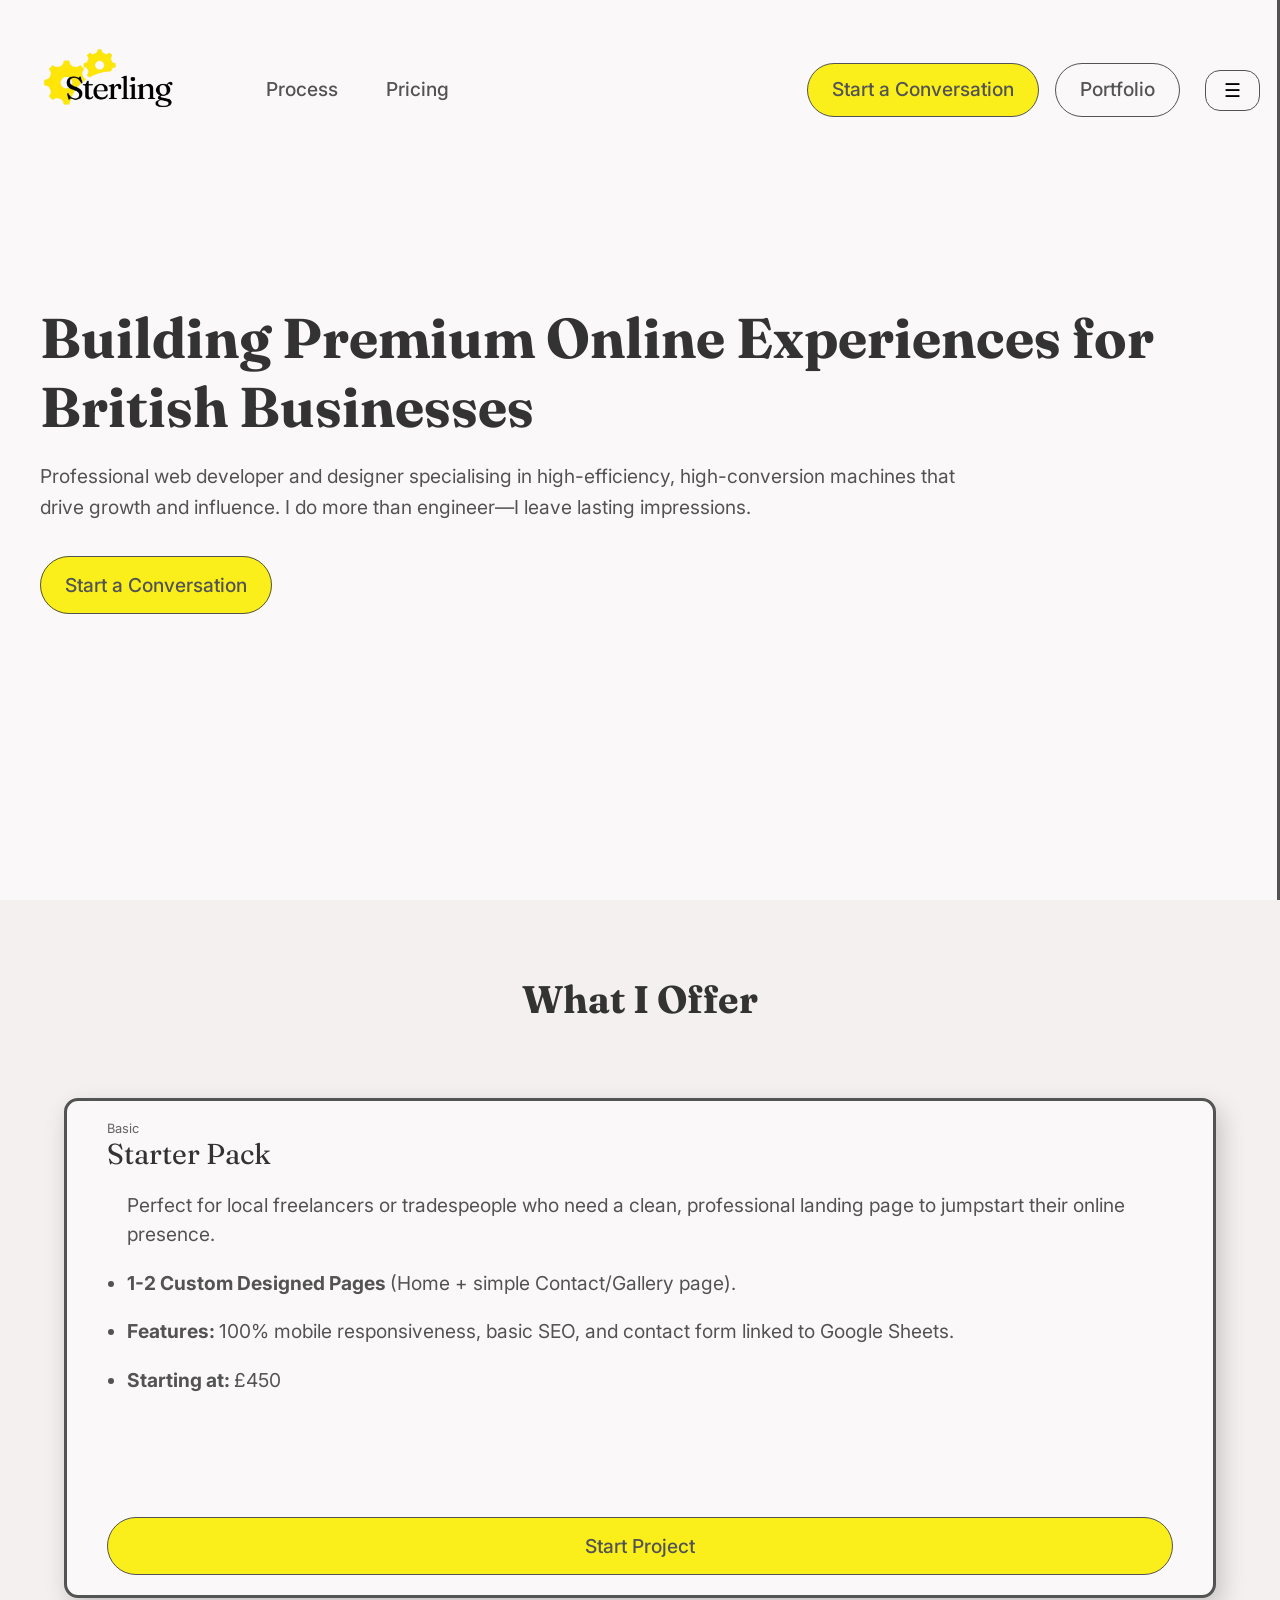
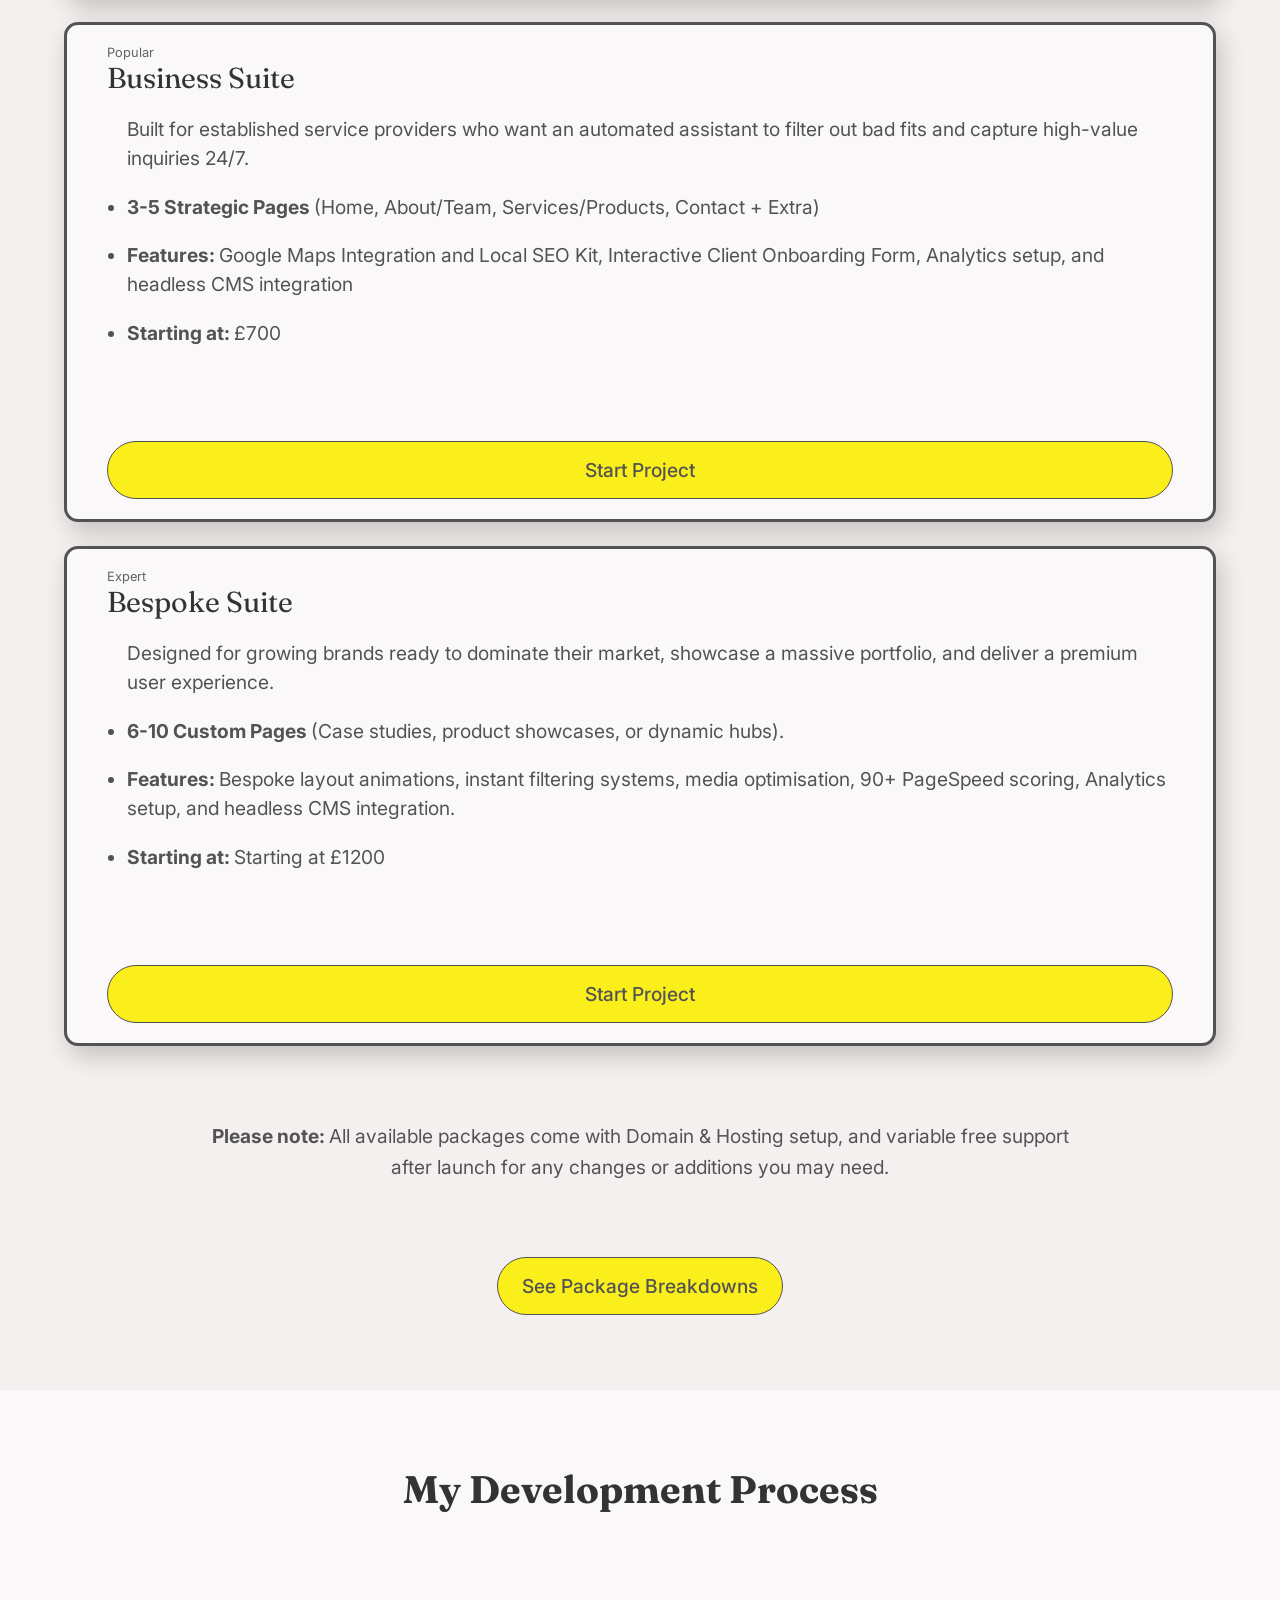
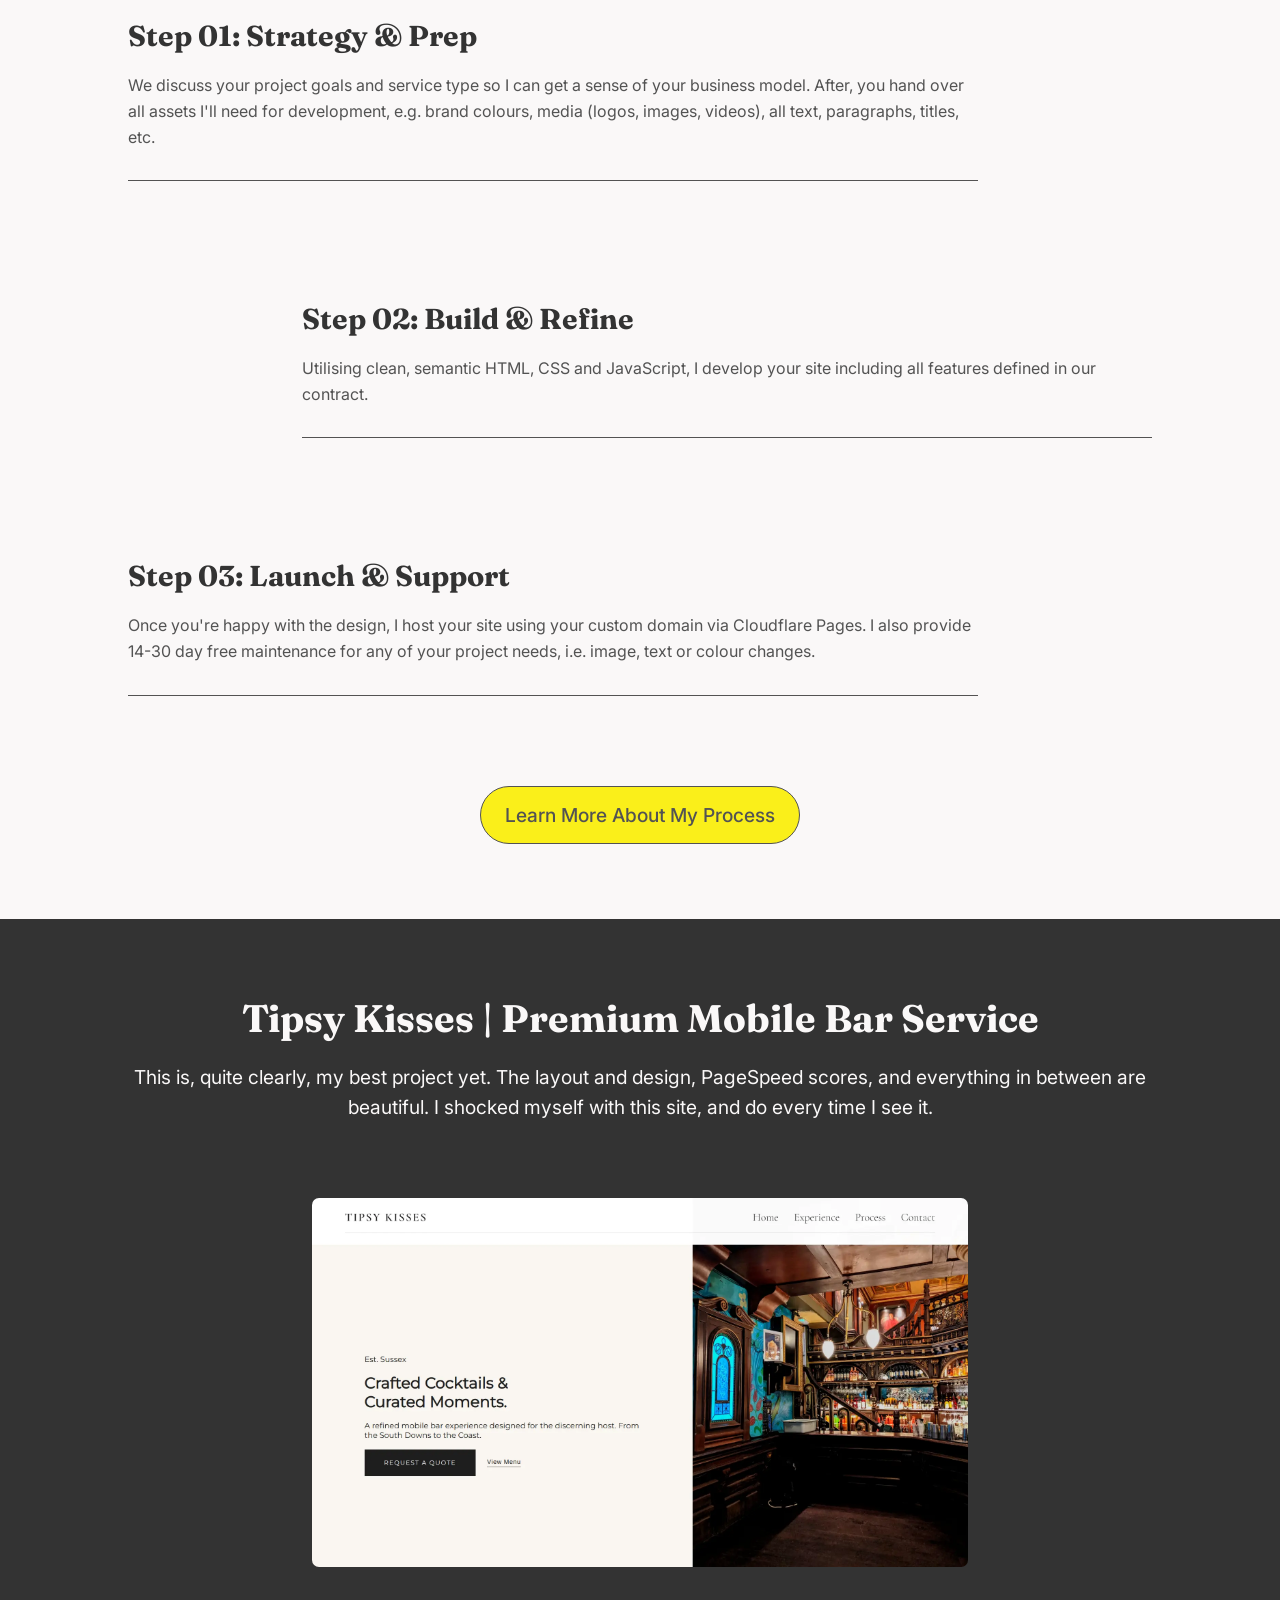
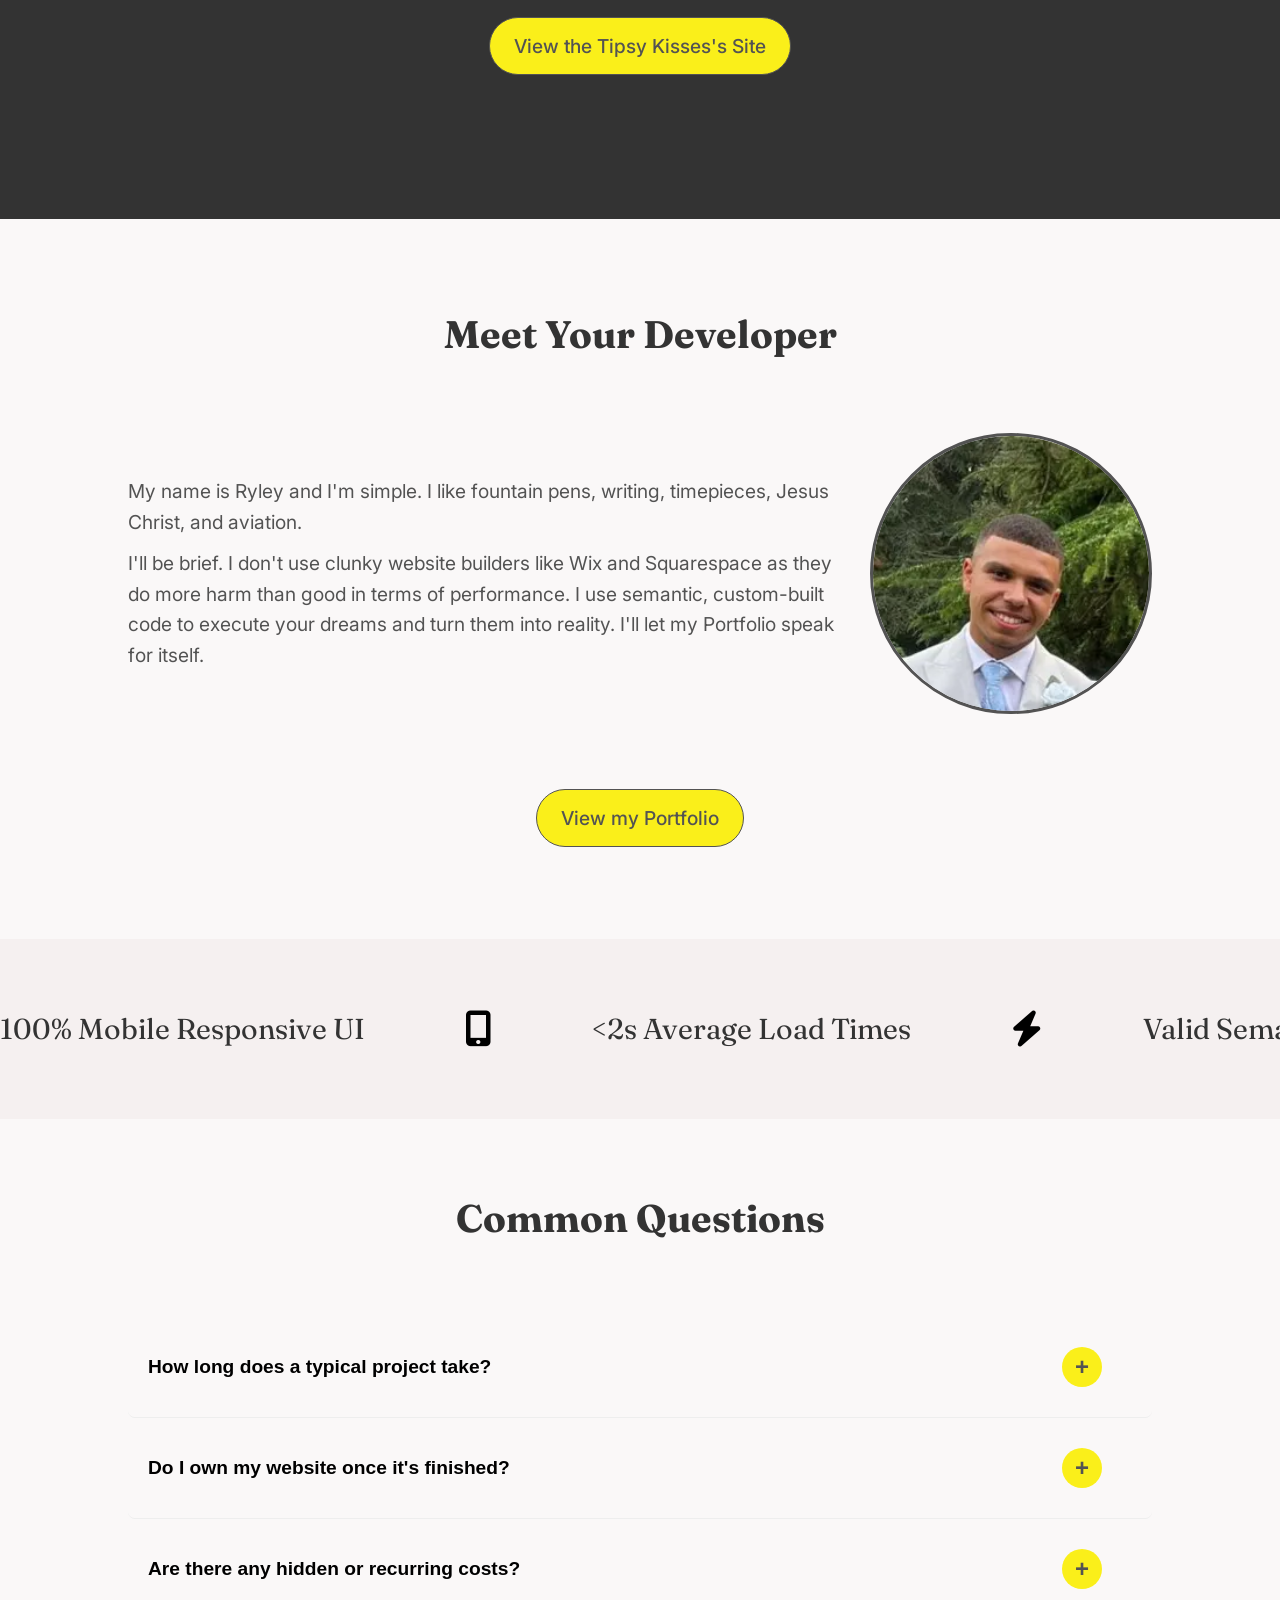
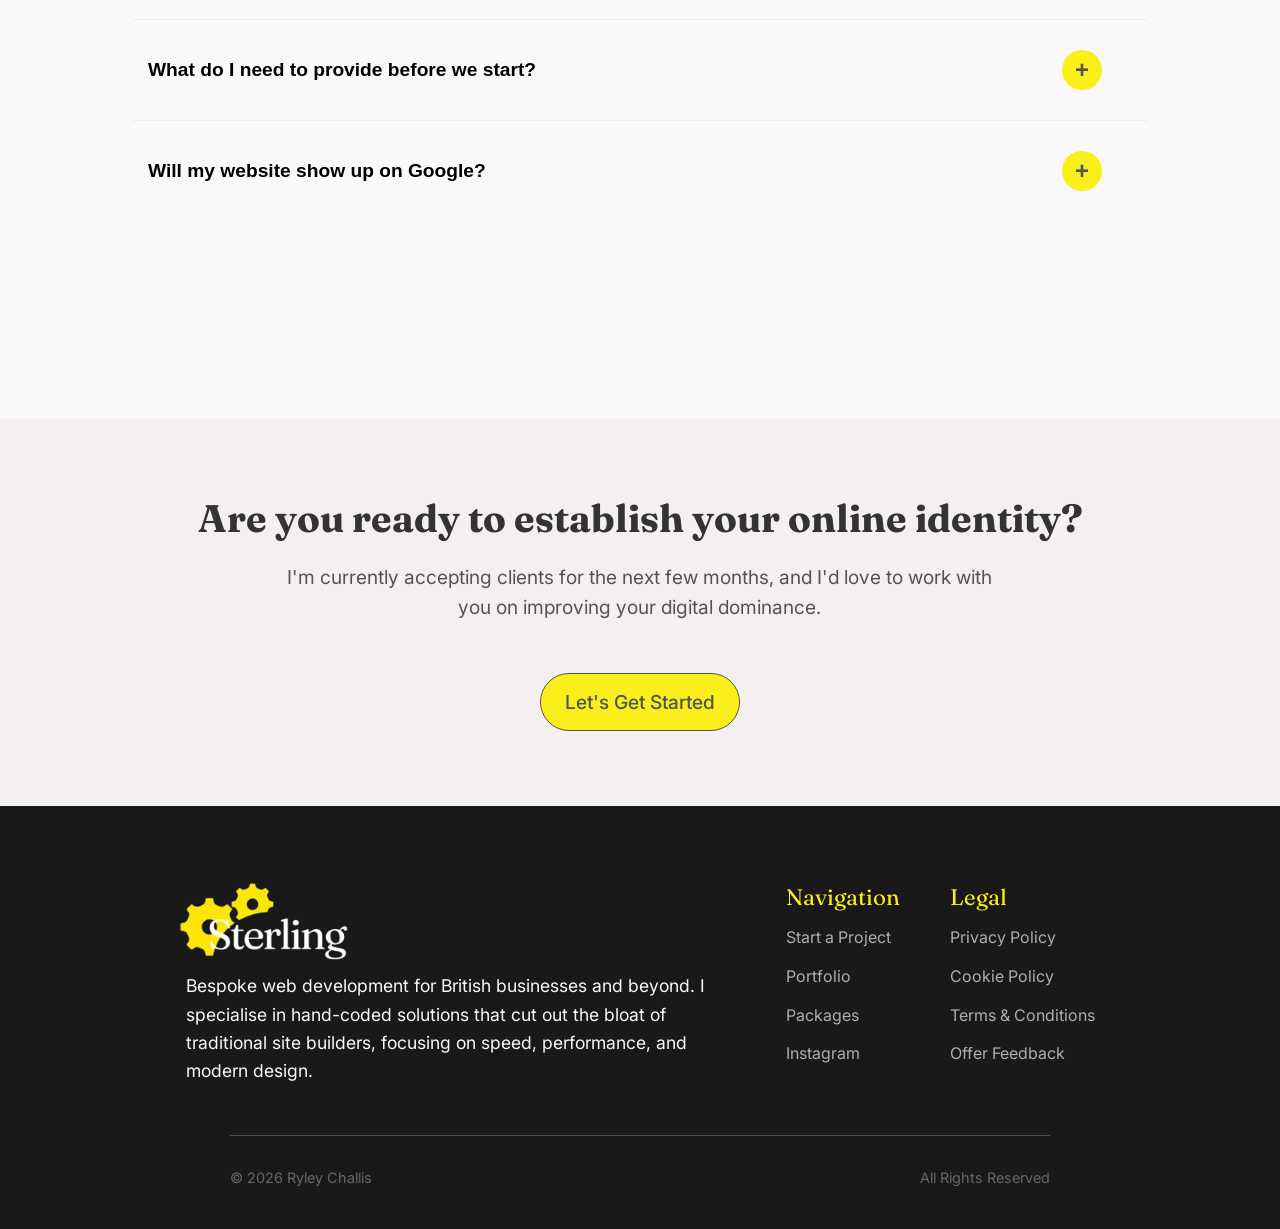
<file: index.html>
<!DOCTYPE html>
<html lang="en">
<head>
    <meta charset="UTF-8">
    <meta name="viewport" content="width=device-width, initial-scale=1.0">
    <title>Ryley Challis | Building Premium Online Experiences for British Businesses</title>
    
    <meta name="description" content="Bespoke, hand-coded web development for British businesses. High-performance digital experiences designed to elevate your brand and drive results.">
    <link rel="preconnect" href="https://fonts.googleapis.com">
    <link rel="preconnect" href="https://fonts.gstatic.com" crossorigin>
    <link href="https://fonts.googleapis.com/css2?family=Fraunces:ital,opsz,wght@0,9..144,100..900;1,9..144,100..900&family=Inter:ital,opsz,wght@0,14..32,100..900;1,14..32,100..900&display=swap" rel="stylesheet">
    <link rel="stylesheet" href="https://cdnjs.cloudflare.com/ajax/libs/font-awesome/6.5.1/css/all.min.css">

    <meta property="og:type" content="website">
    <meta property="og:url" content="https://ryleychallis.github.io/Portfolio/">
    <meta property="og:title" content="Ryley Challis | Building Premium Online Experiences for British Businesses">
    <meta property="og:description" content="Bespoke, hand-coded web development for British businesses. High-performance digital experiences designed to elevate your brand and drive results.">
    <meta property="og:image" content="https://ryleychallis.github.io/Portfolio/css/img/opengraph.webp">

    <meta property="twitter:card" content="summary_large_image">
    <meta property="twitter:url" content="https://ryleychallis.github.io/Portfolio/">
    <meta property="twitter:title" content="Ryley Challis | Building Premium Online Experiences for British Businesses">
    <meta property="twitter:description" content="Bespoke, hand-coded web development for British businesses. High-performance digital experiences designed to elevate your brand and drive results.">
    <meta property="twitter:image" content="https://ryleychallis.github.io/css/Portfolio/img/opengraph.webp">

    <link rel="icon" type="image/x-icon" href="css/img/favicon.svg">

    <link rel="stylesheet" href="css/styles.css">

    <style>
        nav {
            position: absolute;
            background-color: transparent;
            min-height: 14vh;
            height: 20vh;

            padding: 20px 40px 20px 10px;
            margin: 0 auto;
            justify-content: center !important;

            display: flex;
            align-items: center !important;
            box-sizing: border-box;
            width: 100%;

            z-index: 9999;
        }

        nav .logo img {
            max-width: 200px;
            margin: 0;
            padding: 0;
        }

        .nav-links {
            display: flex;
            flex-direction: row;
            justify-content: space-between;
            align-items: center !important;
            width: 100%;
            margin: 0;
        }

        .nav-links li {
            list-style: none;
        }

        .nav-links a {
            text-decoration: none;
            color: var(--text-main);
            font-weight: 500;

            font-size: var(--fs-p);
            font-family: var(--ff-body);
            padding: 14px 16px;
            border-radius: 50px;

            position: relative;
            transition: all 0.3s ease;
            line-height: 1 !important;
            display: flex;
            align-items: center !important;
        }

        .nav-links a:hover {
            background-color: #e6e6e6;
        }

        .nav-links a.active {
            background-color: #e6e6e6;
        }

        .nav-links-first {
            display: flex;
            gap: 1rem;
            margin: 0;
        }

        .nav-links-second {
            display: flex;
            gap: 1rem;
            margin-left: auto;
            margin-right: 60px;
            align-items: center;
        }

        .openbtn:hover {
            box-shadow: 0 5px 0 0 var(--text-main);
        }

        #mySidebar {
            display: flex !important;
            flex-direction: column !important;
            justify-content: space-between !important;

            height: 100% !important;
            width: 0;
            position: fixed;
            z-index: 10000;
            top: 0;
            right: 0;
            background-color: var(--main-white);
            border-left: 3px solid var(--text-main);
            overflow: hidden;
            transition: all 0.6s;
            padding: 60px 0 30px 0;
        }

        .sidebar-links {
            display: flex;
            flex-direction: column;
            flex-grow: 1 !important;
            justify-content: flex-start !important;
            align-items: flex-start;

            padding: 0 20px 0 32px;
            margin: 0;

            overflow: hidden;
            z-index: 1000;
            max-width: 90% !important;
        }

        .sidebar-links a:nth-child(5) {
            margin-bottom: 75px;
        }

        .sidebar-links h3 {
            color: #888;
            padding: 20px 8px 0 0;
            margin: 0;
            font-family: var(--ff-body);
            font-size: var(--fs-p);
            letter-spacing: 2px;
        }

        .sidebar a {
            font-family: var(--ff-header);
            font-size: var(--fs-h4);
            font-weight: 500;

            color: var(--text-main);
            text-decoration: none;
            padding: 16px 0 !important;
            text-align: left; 
            
            width: 100%;
            display: block;
            transition: all 0.3s ease;
            border-radius: 7px;
        }

        .sidebar .dropdown-btn {
            font-family: var(--ff-header);
            font-size: var(--fs-h4);
            font-weight: 500;
            width: 100%;
            color: var(--text-main);
            text-decoration: none;
            
            padding: 16px 20px; 
            
            display: flex;
            justify-content: flex-start;
            align-items: center;
            
            gap: 12px; 
            
            border-radius: 7px;
            transition: all 0.3s ease;
            box-sizing: border-box; /* Crucial to keep width at 100% with padding */
        }

        .dropdown-btn:hover {
            background-color: #efefef;
        }

        .sidebar a:hover {
            background-color: #efefef;
            
        }

        .sidebar .odd-link {
            padding: 0;
            text-decoration: none;
            color: inherit;
        }

        .sidebar span i {
            border-radius: 7px;
            margin: 0;
            padding: 0;
            transition: all 0.3s ease;
            background-color: transparent;
        }

        .sidebar .closebtn {
            display: flex;
            padding: 12px 20px !important;
            cursor: pointer;
            border: none;
            background: transparent;

            font-size: var(--fs-h3);

            margin-left: auto !important;
            margin-bottom: auto;
            margin-right: 20px;
            width: fit-content !important;
        }

        .openbtn {
            font-size: var(--fs-p);
            cursor: pointer;

            background-color: var(--main-white);
            border: 1.8px solid var(--text-main);
            padding: 8px 18px;
            margin: 0 !important;
            position: fixed;
            right: 20px;
            z-index: 1000;
            border-radius: 15px;

            transition: all 0.3s ease;
            display: inline-flex !important;
            align-items: center !important;
        }

        .openbtn:hover {
            background-color: #efefef;
        }

        .sidebar-footer {
            display: flex;
            flex-direction: column;
            flex-shrink: 0 !important;
            padding: 20px 40px 0;

            justify-content: center;
            margin: 0 auto;
            gap: 15px;
            width: 100% !important;
        }

        .footer-logo {
            display: flex;
            margin: 0 auto;
            justify-content: center;
            width: 100%;
        }

        .footer-logo img {
            display: block;
            max-width: 200px;
            margin: 0 auto;
            padding: 0;
        }

        .sidebar-footer p {
            font-family: var(--ff-header);
            font-size: var(--fs-p);
            color: #666;
            margin: 0;
            white-space: nowrap;
        }

        #sidebarOverlay {
            position: fixed;
            opacity: 0;
            width: 100vw;
            height: 100vh;
            top: 0;
            left: 0;
            right: 0;
            bottom: 0;
            background-color: rgba(0,0,0,0.7);
            pointer-events: none;
            z-index: 10000;
            border-radius: 0 !important;
        }

        .dropdown-btn {
            padding: 0 !important;
            text-decoration: none;
            font-size: 1.1rem;
            color: var(--text-main);
            display: flex;
            align-items: center !important;
            justify-content: space-between !important;
            width: 100%;

            border: none;
            background: none;
            width: fit-content;
            text-align: left;
            cursor: pointer;
            font-family: var(--ff-body);
            transition: 0.3s;
        }

        .sidebar .arrow-trigger {
            display: inline-flex;
            align-items: center;
            cursor: pointer;
        }

        .arrow-trigger i {
            transition: transform 0.3s ease;
        }

        .dropdown-content {
            max-height: 0;
            overflow: hidden;
            opacity: 0;
            visibility: hidden;
            transition: max-height 0.4s ease, opacity 0.3s ease, visibility 0.3s;
            
            padding-left: 32px;
        }

        .dropdown-content a {
            font-family: var(--ff-body) !important;
            font-size: 1.1rem !important;
            font-style: italic;
            font-weight: 400 !important;
            color: #666 !important;
            padding: 12px !important;
            margin-bottom: 5px !important;
            transition: all 0.3s ease;
        }

        .dropdown-content a:hover {
            background-color: #efefef !important;
            transform: translateX(5px);
        }

        .dropdown-content a:last-child {
            font-style: normal;
            font-weight: 600 !important;
            margin-top: 10px;
        }

        .dropdown-content.show {
            max-height: 300px;
            opacity: 1;
            visibility: visible;
            padding-bottom: 20px;
        }

        .sidebar .btn-primary {
            width: 100%;
            display: flex;
            margin: 0 auto;
            justify-content: center;
            border-radius: 50px;
            font-size: 22px;
            font-family: var(--ff-body);
        }
    </style>
    <style>
        .btn-primary {
            background-color: var(--main-yellow);
            color: var(--text-main);
            padding: 16px 24px !important;

            border: 1.8px solid var(--text-main);
            border-radius: 50px;
            text-decoration: none;

            font-size: var(--fs-p);
            font-family: var(--ff-body);
            font-weight: 500;

            transition: all 0.2s ease;
            cursor: pointer;
            white-space: nowrap !important;
            text-align: center;
        }

        nav .btn-primary:hover {
            background-color: var(--main-yellow);
            box-shadow: 0 5px 0 0 var(--text-main);
        }

        .btn-primary:hover {
            filter: brightness(90%);
        }

        .package-actions .btn-primary {
            width: 100%;
        }

        .package-card .btn-primary {
            display: inline-block;
            margin-top: auto;
            transition: all 0.3s ease;
            cursor: pointer;
        }

        .package-card .btn-primary:hover {
            filter: brightness(90%);
        }

        #packages .learn-more-btn {
            width: fit-content;
            margin: 0 auto;
        }

        #about .btn-primary {
            margin: 75px 0;
        }

        .nav-links-second .cta-two {
            position: relative;
            overflow: hidden;
            align-items: flex-start;
        
            background-color: var(--main-white);
            color: var(--text-main);
            
            padding: 16px 24px !important;
            border: 1.8px solid var(--text-main);
            border-radius: 50px;
            font-size: var(--fs-p);
            
            text-decoration: none;
            font-weight: 500;
            transition: all 0.3s ease;
            margin: 0 !important;
        }

        .nav-links-second .cta-two:hover {
            box-shadow: 0 5px 0 0 var(--text-main);
            filter: brightness(95%) !important;
        }

        .btn-secondary {
            background: transparent;
            color: var(--text-main);
            font-size: var(--fs-p);
            font-family: var(--ff-body);

            text-decoration: none;
            transition: all 0.3s ease;
            white-space: nowrap;
        }

        .btn-secondary i {
            margin-left: 10px;
        }
    </style>
    <link rel="stylesheet" href="css/query.css" media="screen and (max-width: 1323px)">
</head>
<body>
    <div id="sidebarOverlay" class="overlay" onclick="closeNav()"></div>
    <header>
        <div id="mySidebar" class="sidebar">
        <button class="closebtn" onclick="closeNav()" aria-label="Close Navigation">&times;</button>
        
        <div class="sidebar-links">
            <h3>Navigation</h3>
                <a href="index.html#hero">Home</a>
                <a href="index.html#packages">Pricing</a>
                <div class="dropdown-container">
                    <div class="dropdown-btn">
                        <a class="odd-link" href="portfolio.html" style="text-decoration: none; color: inherit; flex-grow: 1;">Portfolio</a>
                        
                        <span class="arrow-trigger" onclick="toggleDropdown(event)" style="cursor: pointer; padding-left: 15px;">
                            <i class="fa-solid fa-chevron-right dropdown-arrow"></i>
                        </span>
                    </div>

                    <div id="sidebarDropdown" class="dropdown-content">
                        <a href="portfolio.html#tipsy">Tipsy Kisses</a>
                        <a href="portfolio.html">See All Projects</a>
                    </div>
                </div>
                <a href="index.html#about">About</a>
            </div>    
            
        <div class="sidebar-footer">
            <div class="footer-logo">
                <picture>
                    <source srcset="css/img/sterling.webp" type="image/webp">
                    <img src="css/img/sterling.png" alt="Sterling web development logo">
                </picture>
            </div>
                <a class="btn-primary" href="booking.html">Start Project</a>
            </div>
        </div>

        <nav class="navbar">
            <button class="openbtn" onclick="openNav()">&#9776;</button>
            <a class="logo" href="index.html#hero">
                <picture>
                    <source srcset="css/img/sterling.webp" type="image/webp">
                    <img src="css/img/sterling.png" alt="Sterling web development logo">
                </picture>
            </a>
            <div class="nav-links">
                <ul class="nav-links-first">
                    <li><a href="#process">Process</a></li>
                    <li><a href="#packages">Pricing</a></li>
                </ul>
                <ul class="nav-links-second">
                    <li><a href="mailto:ryley.challis@outlook.com?subject=General Inquiry - Let's Work Together" class="btn-primary target="_blank">Start a Conversation</a></li>
                    <li><a class="cta-two desktop-only" href="portfolio.html">Portfolio</a></li>
                </ul>
            </div>
        </nav>
    </header>
    
    <main class="main-page">
        <section id="hero">
            <div class="header-content">
                <h1>Building Premium Online Experiences for British Businesses</h1>
                <p class="desktop-only">Professional web developer and designer specialising in high-efficiency, high-conversion machines that drive growth and influence. I do more than engineer&mdash;I leave lasting impressions.</p>
                <p class="mobile-only">Professional web developer and designer specialising in high-conversion machines that drive growth, and leave lasting impressions.</p>

                <a href="mailto:ryley.challis@outlook.com?subject=General Inquiry - Let's Work Together" class="btn-primary" target="_blank">Start a Conversation</a>
            </div>
        </section>

        <section id="packages">
            <h2>What I Offer</h2>
            <div class="package-container">
                <div class="package-card">
                    <span class="number">Basic</span>
                    <h3>Starter Pack</h3>
                    <ul>
                        <li>Perfect for local freelancers or tradespeople who need a clean, professional landing page to jumpstart their online presence.</li>
                        <li><b>1-2 Custom Designed Pages </b>(Home + simple Contact/Gallery page).</li>
                        <li><b>Features: </b>100% mobile responsiveness, basic SEO, and contact form linked to Google Sheets.</li>
                        <li><b>Starting at: </b>£450</li>
                    </ul>
                    <a class="btn-primary" href="booking.html">Start Project</a>
                </div>

                <div class="package-card">
                    <span class="number">Popular</span>
                    <h3>Business Suite</h3>
                    <ul>
                        <li>Built for established service providers who want an automated assistant to filter out bad fits and capture high-value inquiries 24/7.</li>
                        <li><b>3-5 Strategic Pages </b>(Home, About/Team, Services/Products, Contact + Extra)</li>
                        <li><b>Features: </b>Google Maps Integration and Local SEO Kit, Interactive Client Onboarding Form, Analytics setup, and headless CMS integration</li>
                        <li><b>Starting at: </b>£700</li>
                    </ul>
                    <a class="btn-primary" href="booking.html">Start Project</a>
                </div>

                <div class="package-card">
                    <span class="number">Expert</span>
                    <h3>Bespoke Suite</h3>
                    <ul>
                        <li>Designed for growing brands ready to dominate their market, showcase a massive portfolio, and deliver a premium user experience.</li>
                        <li><b>6-10 Custom Pages </b>(Case studies, product showcases, or dynamic hubs).</li>
                        <li><b>Features: </b>Bespoke layout animations, instant filtering systems, media optimisation, 90+ PageSpeed scoring, Analytics setup, and headless CMS integration.</li>
                        <li><b>Starting at: </b>Starting at £1200</li>
                    </ul>
                    <a class="btn-primary" href="booking.html">Start Project</a>
                </div>
            </div>
            <p class="subtitle"><b>Please note: </b>All available packages come with Domain & Hosting setup, and variable free support after launch for any changes or additions you may need.</p>
            <a class="learn-more-btn btn-primary" href="packages.html">See Package Breakdowns</a>
        </section>

        <section id="process">
            <h2>My Development Process</h2>
            <div class="process-container">
                <div class="process-card">
                    <h3><b>Step 01: Strategy & Prep</b></h3>
                    <p>We discuss your project goals and service type so I can get a sense of your business model. After, you hand over all assets I'll need for development, e.g. brand colours, media (logos, images, videos), all text, paragraphs, titles, etc.</p>
                </div>
                <div class="process-card">
                    <h3><b>Step 02: Build & Refine</b></h3>
                    <p>Utilising clean, semantic HTML, CSS and JavaScript, I develop your site including all features defined in our contract.</p>
                </div>
                <div class="process-card">
                    <h3><b>Step 03: Launch & Support</b></h3>
                    <p>Once you're happy with the design, I host your site using your custom domain via Cloudflare Pages. I also provide 14-30 day free maintenance for any of your project needs, i.e. image, text or colour changes.</p>
                </div>
                <a class="btn-primary" href="packages.html#breakdown">Learn More About My Process</a>
            </div>
        </section>

        <section id="featured" style="background-color: var(--header-main); padding-bottom: 75px;">
            <h2 style="color: var(--main-white); padding-bottom: 20px;">Tipsy Kisses | Premium Mobile Bar Service</h2>
            <p class="subtitle" style="color: var(--main-white); text-align: center; max-width: 80%; margin: 0 auto; padding-bottom: 75px;">This is, quite clearly, my best project yet. The layout and design, PageSpeed scores, and everything in between are beautiful. I shocked myself with this site, and do every time I see it.</p>
            <div class="container">
                <div class="featured-image">
                    <img src="css/img/tipsy.webp" alt="Tipsy Kisses Mobile Bar" style="max-width: 80%; border-radius: 7px;">
                </div>
                <a class="btn-primary" href="portfolio.html#tipsy">View the Tipsy Kisses's Site</a>
            </div>
        </section>

        <section id="about">
            <h2>Meet Your Developer</h2>
            <div class="dev-profile">
                <div class="about-text">
                <div class="about-block">
                    <p>My name is Ryley and I'm simple. I like fountain pens, writing, timepieces, Jesus Christ, and aviation.</p>
                </div>
                <div class="about-block">
                    <p>I'll be brief. I don't use clunky website builders like Wix and Squarespace as they do more harm than good in terms of performance. I use semantic, custom-built code to execute your dreams and turn them into reality. I'll let my Portfolio speak for itself. </p>
                </div>
            </div>
                <div class="about-image">
                    <img src="css/img/about-image.webp" alt="Image of Ryley Challis, web developer" loading="lazy">
                </div>
            </div>
            <a class="btn-primary" href="portfolio.html">View my Portfolio</a>
        </section>

        <section id="stats">
            <div class="stats-row">
                <div class="stats-group">
                    <h3>100% Mobile Responsive UI</h3>
                    <i class="fa-solid fa-mobile-screen-button"></i>
                    
                    <h3>&lt;2s Average Load Times</h3>
                    <i class="fa-solid fa-bolt"></i>
                    
                    <h3>Valid Semantic HTML/CSS</h3>
                    <i class="fa-solid fa-code"></i>
                    
                    <h3>0 Clunky Page Builders Used</h3>
                    <i class="fa-solid fa-trash-can"></i>
                </div>

                <div class="stats-group">
                    <h3>100% Mobile Responsive UI</h3>
                    <i class="fa-solid fa-mobile-screen-button"></i>
                    
                    <h3>&lt;2s Average Load Times</h3>
                    <i class="fa-solid fa-bolt"></i>
                    
                    <h3>Valid Semantic HTML/CSS</h3>
                    <i class="fa-solid fa-code"></i>
                    
                    <h3>0 Clunky Page Builders Used</h3>
                    <i class="fa-solid fa-trash-can"></i>
                </div>
            </div>
        </section>

        <section id="faqs">
            <div class="faq-container">
                <h2>Common Questions</h2>

                <div class="faq-card">
                    <button class="faq-question">How long does a typical project take?</button>
                    <div class="faq-answer">
                        <p>Most sites are completed within 2 to 4 weeks. This includes our initial strategy session, the build phase, and final refinements. I'll declare any additional time I may need before we reach the deadline.</p>
                    </div>
                </div>

                <div class="faq-card">
                    <button class="faq-question">Do I own my website once it's finished?</button>
                    <div class="faq-answer">
                        <p>100% yes. You own the code and all assets once the final payment is cleared. No hidden subscription fees.</p>
                    </div>
                </div>
                <div class="faq-card">
                    <button class="faq-question">Are there any hidden or recurring costs?</button>
                    <div class="faq-answer">
                        <p>None from my side. The price we agree on is for the complete build. You will only need to cover your own domain and hosting (usually around £10-15/month), which I will help you set up so you have full control over the billing. I also offer monthly retainers for necessary maintenance (typical £49-£99).</p>
                    </div>
                </div>

                <div class="faq-card">
                    <button class="faq-question">What do I need to provide before we start?</button>
                    <div class="faq-answer">
                        <p>To keep the project on track, I’ll need your branding (logo/colours), any images you'd like me to use, and the text for your pages. If you don't have any media of your own, I can source high-quality, professional imagery that fits your brand's aesthetic (£49-£99, depending on your specific package and project needs.)</p>
                    </div>
                </div>

                <div class="faq-card">
                    <button class="faq-question">Will my website show up on Google?</button>
                    <div class="faq-answer">
                        <p>Yes. Because I hand-code your site with clean HTML, it is naturally much faster and easier for Google to read than a template-based site. I include essential SEO setup as standard to ensure you're visible from day one.</p>
                    </div>
                </div>
            </div>
        </section>

        <section id="final">
            <div class="container" style="gap: 0;">
                <h2>Are you ready to establish your online identity?</h2>
                <p class="subtitle">I'm currently accepting clients for the next few months, and I'd love to work with you on improving your digital dominance.</p>
                <a class="btn-primary" href="booking.html">Let's Get Started</a>
            </div>
        </section>
    </main>
    <footer class="footer">
        <div class="container">
            <div class="footer-container">
                <div class="intro">
                    <h2>
                        <picture>
                            <source srcset="css/img/sterling-footer.webp" type="image/webp">
                            <img src="css/img/sterling-footer.png" alt="Sterling web development logo" loading="lazy">
                        </picture>
                    </h2>
                    <p>Bespoke web development for British businesses and beyond. I specialise in hand-coded solutions that cut out the bloat of traditional site builders, focusing on speed, performance, and modern design.</p>
                </div>
                <div class="footer-links">
                    <div class="footer-col">
                        <h3>Navigation</h3>
                        <ul>
                            <li><a href="booking.html">Start a Project</a></li>
                            <li><a href="portfolio.html">Portfolio</a></li>
                            <li><a href="#packages">Packages</a></li>
                            <li><a href="https://instagram.com/ryley.challis" target="_blank" rel="noopener">Instagram</a></li>
                        </ul>
                    </div>
                    <div class="footer-col">
                        <h3>Legal</h3>
                        <ul>
                            <li><a href="legal.html#privacy">Privacy Policy</a></li>
                            <li><a href="legal.html#cookies">Cookie Policy</a></li>
                            <li><a href="legal.html#terms">Terms & Conditions</a></li>
                            <li><a href="mailto:ryley.challis@outlook.com">Offer Feedback</a></li>
                        </ul>
                    </div>
                </div>
            </div>
            <div class="footer-bottom">
                <p>&copy; 2026 Ryley Challis</p>
                <p>All Rights Reserved</p>
            </div>
        </div>
    </footer>
    <div id="quote-popup" class="popup-overlay">
        <div class="popup-content">
            <button class="close-btn" onclick="closeQuotePopup()">&times;</button>
            <h3>Request a Quote</h3>
            <p>Please fill out this short form, and I will personally review your entry within 48 hours, followed by an email to you!</p>
            <form id="quote-form">
                <div class="quote-first">
                    <div class="quote-group">
                        <h4>Name:</h4>
                        <input type="text" name="client_name" type="text" placeholder="E.g., John Doe" required>
                    </div>
                    <div class="quote-group">
                        <h4>Email:</h4>
                        <input type="email" name="client_email" type="text" placeholder="E.g., john@email.com" required>
                    </div>
                </div>
                <div class="quote-second">
                    <div class="quote-group">
                        <h4>Business Type:</h4>
                        <select name="project_goal" required>
                            <option value="" disabled selected>Select an option</option>
                            <option value="ecom">E-commerce</option>
                            <option value="portfolio">Portfolio showcase</option>
                            <option value="services">Services</option>
                            <option value="other">Something else</option>
                        </select>
                    </div>
                    <div class="quote-group">
                        <h4>Estimated Budget:</h4>
                        <select name="project_budget" required>
                            <option value="" disabled selected>Select an option</option>
                            <option value="1200">£1,200 - £2,000</option>
                            <option value="2000">£2,000 - £3,500</option>
                            <option value="3500">£3,500+</option>
                        </select>
                    </div>
                    <div class="hp-container" style="display:none;">
                        <label for="honeypot">Leave this field blank</label>
                        <input type="text" name="honeypot" id="honeypot" tabindex="-1" autocomplete="off">
                    </div>
                </div>
            <button type="submit" class="btn-primary submit-btn" style="margin: 30px 0 0 0; border: 1.8px solid var(--text-main);">Send Quote</button>
            </form>
        </div>
    </div>
    <script src="css/script.js" defer></script>
</body>
</html>
</file>
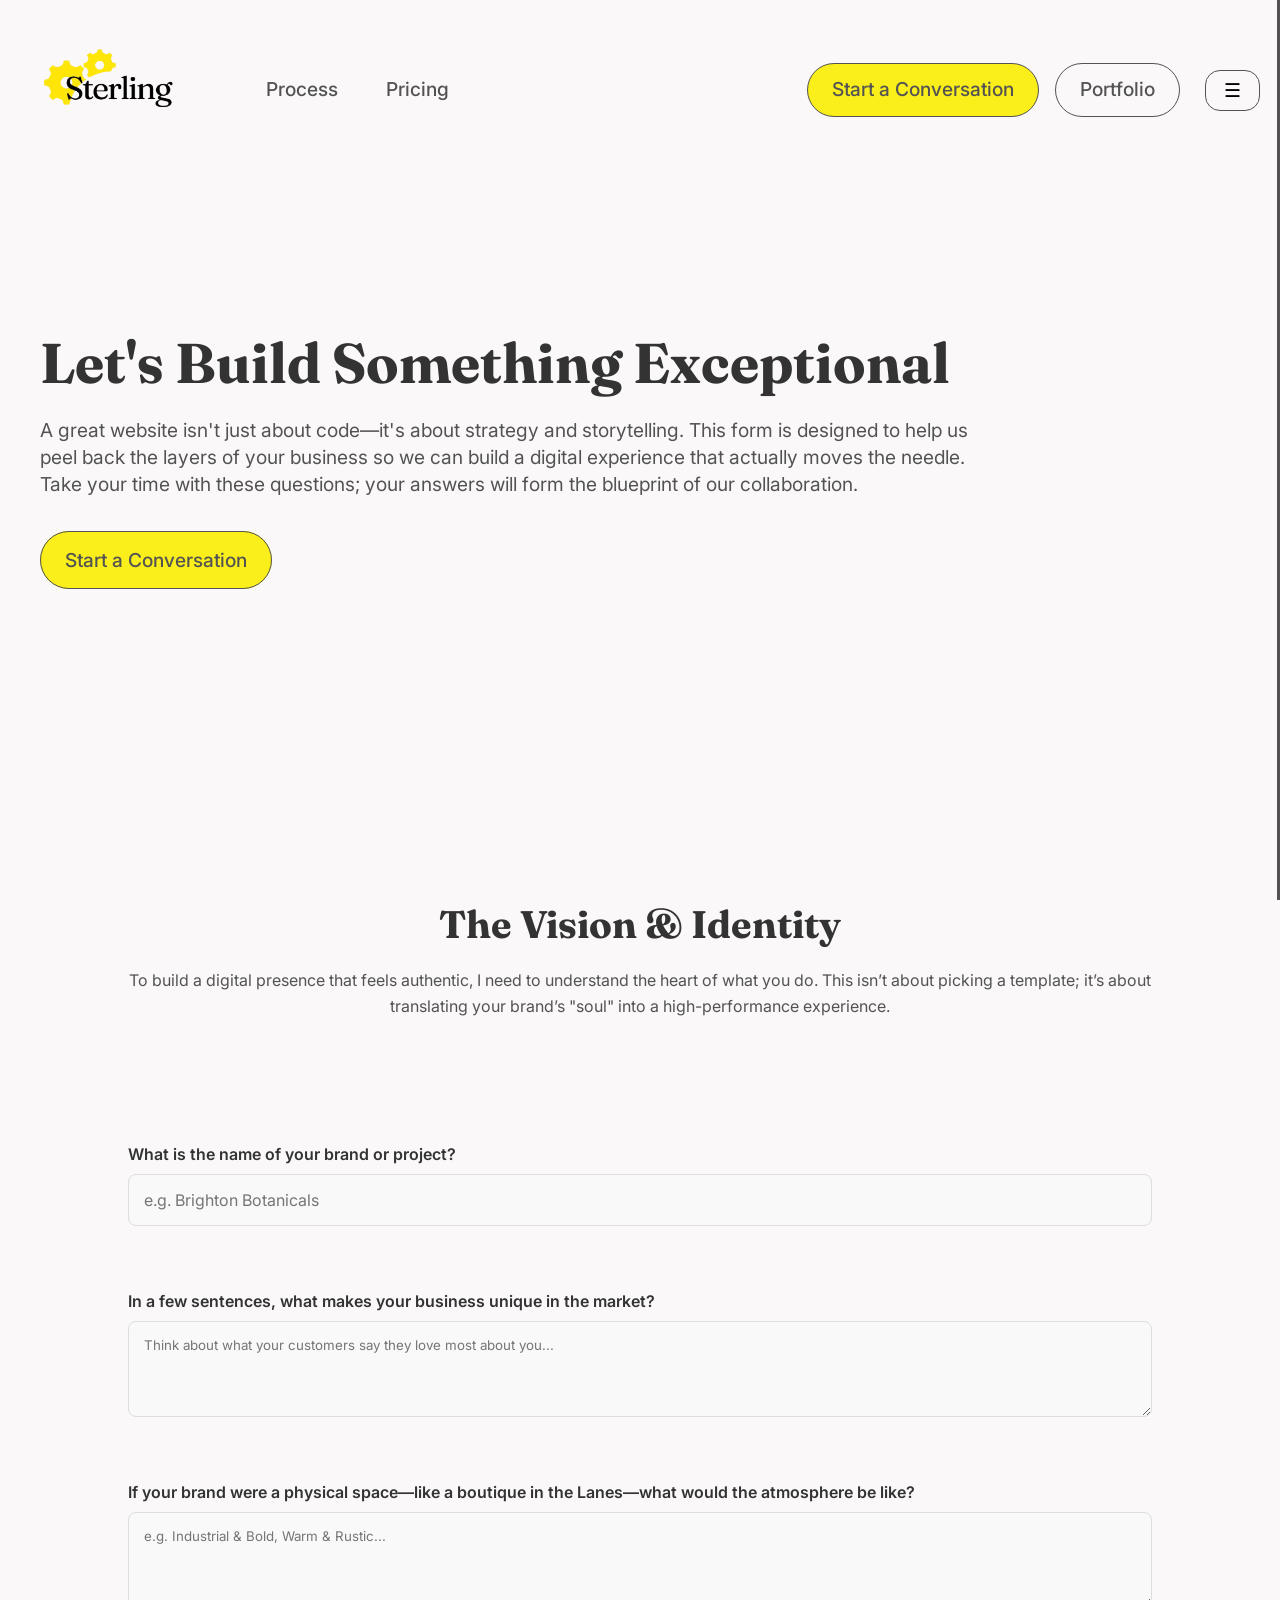
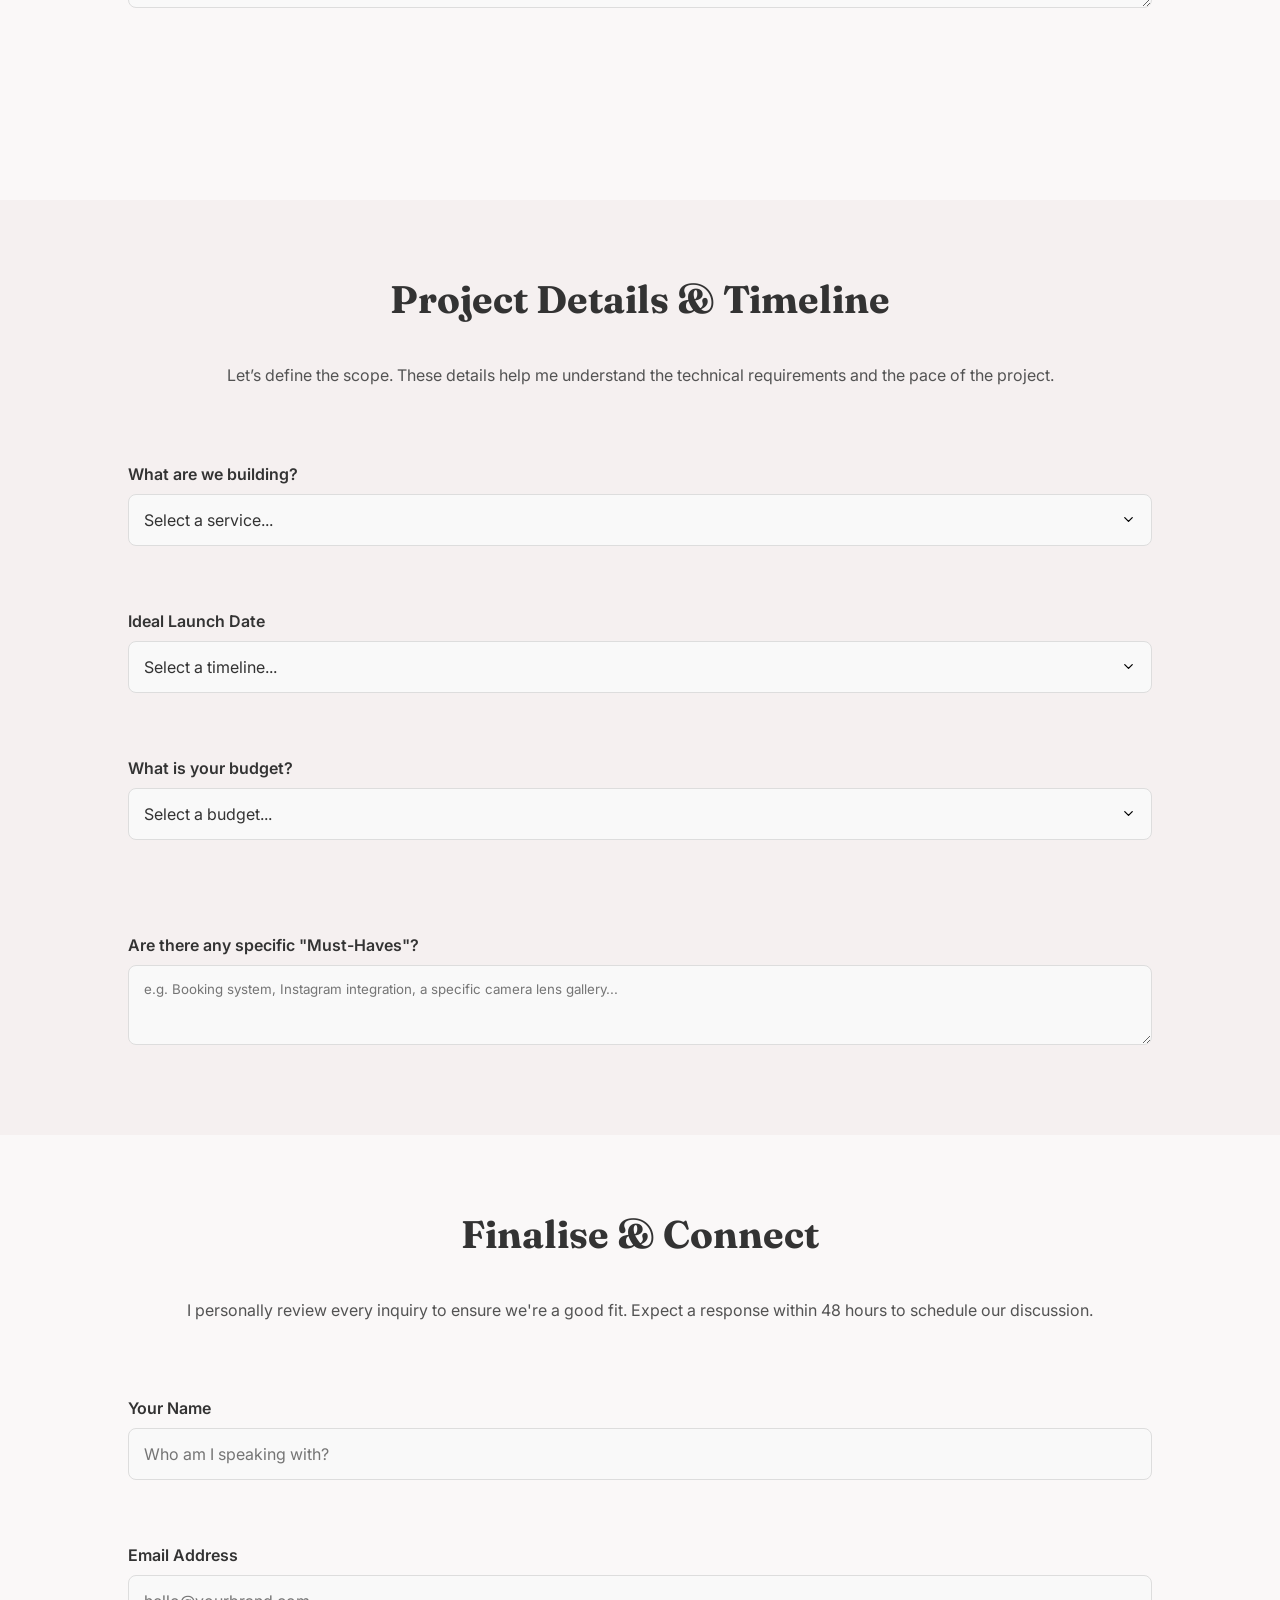
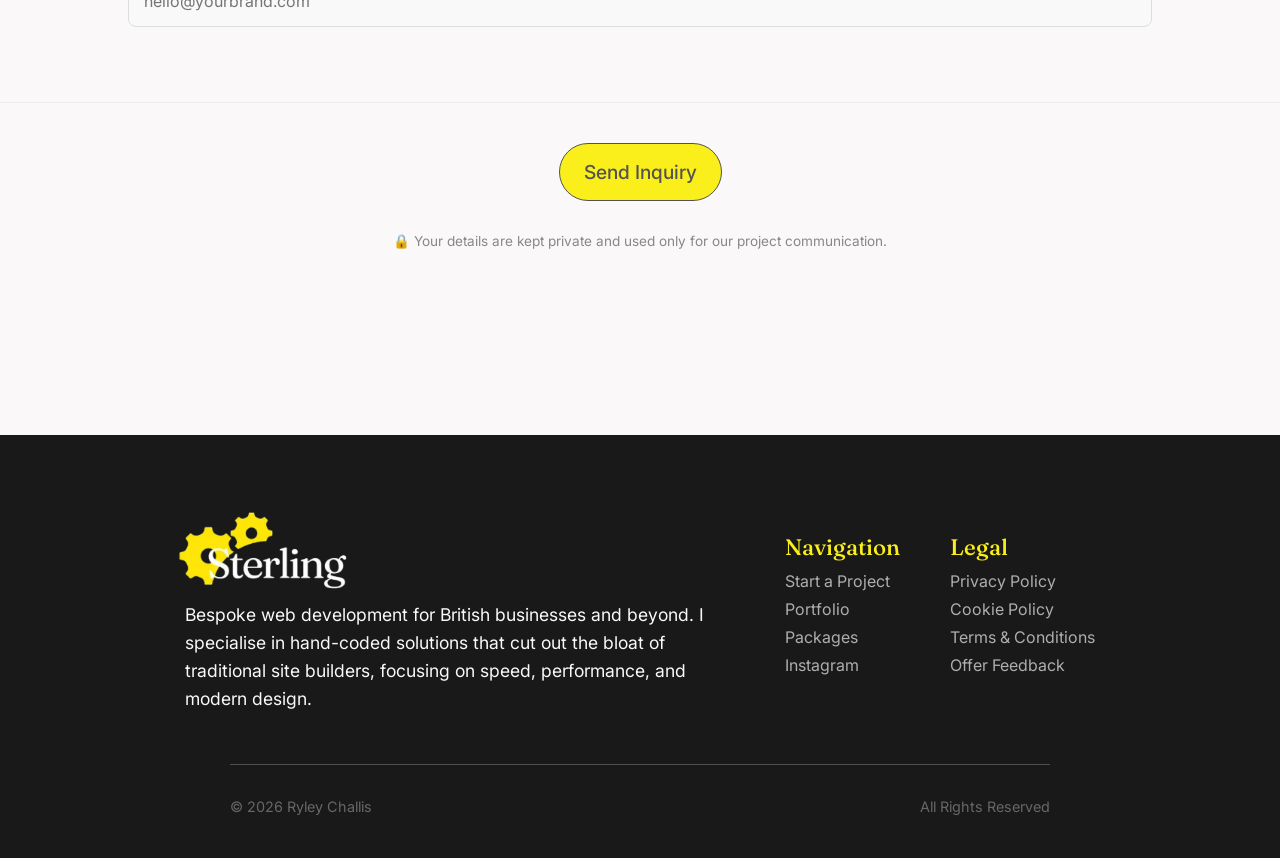
<file: booking.html>
<!DOCTYPE html>
<html lang="en">
<head>
    <meta charset="UTF-8">
    <meta name="viewport" content="width=device-width, initial-scale=1.0">
    <title>Start Your Project | Hand-Coded Web Design - Sterling Web Development</title>
    
    <meta name="description" content="Ready to elevate your online presence? Book a discovery call to discuss bespoke, high-performance web development tailored to your business goals.">
    <link rel="preconnect" href="https://fonts.googleapis.com">
    <link rel="preconnect" href="https://fonts.gstatic.com" crossorigin>
    <link href="https://fonts.googleapis.com/css2?family=Fraunces:ital,opsz,wght@0,9..144,100..900;1,9..144,100..900&family=Inter:ital,opsz,wght@0,14..32,100..900;1,14..32,100..900&display=swap" rel="stylesheet">
    <link rel="stylesheet" href="https://cdnjs.cloudflare.com/ajax/libs/font-awesome/6.5.1/css/all.min.css">

    <meta property="og:type" content="website">
    <meta property="og:url" content="https://ryleychallis.github.io/Portfolio/">
    <meta property="og:title" content="Start Your Project | Hand-Coded Web Design - Sterling Web Development">
    <meta property="og:description" content="Ready to elevate your online presence? Book a discovery call to discuss bespoke, high-performance web development tailored to your business goals.">
    <meta property="og:image" content="https://ryleychallis.github.io/Portfolio/css/img/opengraph.webp">

    <meta property="twitter:card" content="summary_large_image">
    <meta property="twitter:url" content="https://ryleychallis.github.io/Portfolio/">
    <meta property="twitter:title" content="Start Your Project | Hand-Coded Web Design - Sterling Web Development">
    <meta property="twitter:description" content="Ready to elevate your online presence? Book a discovery call to discuss bespoke, high-performance web development tailored to your business goals.">
    <meta property="twitter:image" content="https://ryleychallis.github.io/css/Portfolio/img/opengraph.webp">

    <link rel="icon" type="image/x-icon" href="css/img/favicon.svg">

    <link rel="stylesheet" href="css/portfolio.css">

    <style>
        nav {
            position: absolute;
            background-color: transparent;
            min-height: 14vh;
            height: 20vh;

            padding: 20px 40px 20px 10px;
            margin: 0 auto;
            justify-content: center !important;

            display: flex;
            align-items: center !important;
            box-sizing: border-box;
            width: 100%;

            z-index: 9999;
        }

        nav .logo img {
            max-width: 200px;
            margin: 0;
            padding: 0;
        }

        .nav-links {
            display: flex;
            flex-direction: row;
            justify-content: space-between;
            align-items: center !important;
            width: 100%;
            margin: 0;
        }

        .nav-links li {
            list-style: none;
        }

        .nav-links a {
            text-decoration: none;
            color: var(--text-main);
            font-weight: 500;

            font-size: var(--fs-p);
            font-family: var(--ff-body);
            padding: 14px 16px;
            border-radius: 50px;

            position: relative;
            transition: all 0.3s ease;
            line-height: 1 !important;
            display: flex;
            align-items: center !important;
        }

        .nav-links a:hover {
            background-color: #e6e6e6;
        }

        .nav-links a.active {
            background-color: #e6e6e6;
        }

        .nav-links-first {
            display: flex;
            gap: 1rem;
            margin: 0;
        }

        .nav-links-second {
            display: flex;
            gap: 1rem;
            margin-left: auto;
            margin-right: 60px;
            align-items: center;
        }

        .openbtn:hover {
            box-shadow: 0 5px 0 0 var(--text-main);
        }

        #mySidebar {
            display: flex !important;
            flex-direction: column !important;
            justify-content: space-between !important;

            height: 100% !important;
            width: 0;
            position: fixed;
            z-index: 10000;
            top: 0;
            right: 0;
            background-color: var(--main-white);
            border-left: 3px solid var(--text-main);
            overflow: hidden;
            transition: all 0.6s;
            padding: 60px 0 30px 0;
        }

        .sidebar-links {
            display: flex;
            flex-direction: column;
            flex-grow: 1 !important;
            justify-content: flex-start !important;
            align-items: flex-start;

            padding: 0 20px 0 32px;
            margin: 0;

            overflow: hidden;
            z-index: 1000;
            max-width: 90% !important;
        }

        .sidebar-links a:nth-child(5) {
            margin-bottom: 75px;
        }

        .sidebar-links h3 {
            color: #888;
            padding: 20px 8px 0 0;
            margin: 0;
            font-family: var(--ff-body);
            font-size: var(--fs-p);
            letter-spacing: 2px;
        }

        .sidebar a {
            font-family: var(--ff-header);
            font-size: var(--fs-h4);
            font-weight: 500;

            color: var(--text-main);
            text-decoration: none;
            padding: 16px 0 !important;
            text-align: left; 
            
            width: 100%;
            display: block;
            transition: all 0.3s ease;
            border-radius: 7px;
        }

        .sidebar .dropdown-btn {
            font-family: var(--ff-header);
            font-size: var(--fs-h4);
            font-weight: 500;
            width: 100%;
            color: var(--text-main);
            text-decoration: none;
            
            padding: 16px 20px; 
            
            display: flex;
            justify-content: flex-start;
            align-items: center;
            
            gap: 12px; 
            
            border-radius: 7px;
            transition: all 0.3s ease;
            box-sizing: border-box; /* Crucial to keep width at 100% with padding */
        }

        .dropdown-btn:hover {
            background-color: #efefef;
        }

        .sidebar a:hover {
            background-color: #efefef;
            
        }

        .sidebar .odd-link {
            padding: 0;
            text-decoration: none;
            color: inherit;
        }

        .sidebar span i {
            border-radius: 7px;
            margin: 0;
            padding: 0;
            transition: all 0.3s ease;
            background-color: transparent;
        }

        .sidebar .closebtn {
            display: flex;
            padding: 12px 20px !important;
            cursor: pointer;
            border: none;
            background: transparent;

            font-size: var(--fs-h3);

            margin-left: auto !important;
            margin-bottom: auto;
            margin-right: 20px;
            width: fit-content !important;
        }

        .openbtn {
            font-size: var(--fs-p);
            cursor: pointer;

            background-color: var(--main-white);
            border: 1.8px solid var(--text-main);
            padding: 8px 18px;
            margin: 0 !important;
            position: fixed;
            right: 20px;
            z-index: 1000;
            border-radius: 15px;

            transition: all 0.3s ease;
            display: inline-flex !important;
            align-items: center !important;
        }

        .openbtn:hover {
            background-color: #efefef;
        }

        .sidebar-footer {
            display: flex;
            flex-direction: column;
            flex-shrink: 0 !important;
            padding: 20px 40px 0;

            justify-content: center;
            margin: 0 auto;
            gap: 15px;
            width: 100% !important;
        }

        .footer-logo {
            display: flex;
            margin: 0 auto;
            justify-content: center;
            width: 100%;
        }

        .footer-logo img {
            display: block;
            max-width: 200px;
            margin: 0 auto;
            padding: 0;
        }

        .sidebar-footer p {
            font-family: var(--ff-header);
            font-size: var(--fs-p);
            color: #666;
            margin: 0;
            white-space: nowrap;
        }

        #sidebarOverlay {
            position: fixed;
            opacity: 0;
            width: 100vw;
            height: 100vh;
            top: 0;
            left: 0;
            right: 0;
            bottom: 0;
            background-color: rgba(0,0,0,0.7);
            pointer-events: none;
            z-index: 10000;
            border-radius: 0 !important;
        }

        .dropdown-btn {
            padding: 0 !important;
            text-decoration: none;
            font-size: 1.1rem;
            color: var(--text-main);
            display: flex;
            align-items: center !important;
            justify-content: space-between !important;
            width: 100%;

            border: none;
            background: none;
            width: fit-content;
            text-align: left;
            cursor: pointer;
            font-family: var(--ff-body);
            transition: 0.3s;
        }

        .sidebar .arrow-trigger {
            display: inline-flex;
            align-items: center;
            cursor: pointer;
        }

        .arrow-trigger i {
            transition: transform 0.3s ease;
        }

        .dropdown-content {
            max-height: 0;
            overflow: hidden;
            opacity: 0;
            visibility: hidden;
            transition: max-height 0.4s ease, opacity 0.3s ease, visibility 0.3s;
            
            padding-left: 32px;
        }

        .dropdown-content a {
            font-family: var(--ff-body) !important;
            font-size: 1.1rem !important;
            font-style: italic;
            font-weight: 400 !important;
            color: #666 !important;
            padding: 12px !important;
            margin-bottom: 5px !important;
            transition: all 0.3s ease;
        }

        .dropdown-content a:hover {
            background-color: #efefef !important;
            transform: translateX(5px);
        }

        .dropdown-content a:last-child {
            font-style: normal;
            font-weight: 600 !important;
            margin-top: 10px;
        }

        .dropdown-content.show {
            max-height: 300px;
            opacity: 1;
            visibility: visible;
            padding-bottom: 20px;
        }

        .sidebar .btn-primary {
            width: 100%;
            display: flex;
            margin: 0 auto;
            justify-content: center;
            border-radius: 50px;
            font-size: 22px;
            font-family: var(--ff-body);
        }
    </style>
    <style>
        .btn-primary {
            background-color: var(--main-yellow);
            color: var(--text-main);
            padding: 16px 24px !important;

            border: 1.8px solid var(--text-main);
            border-radius: 50px;
            text-decoration: none;

            font-size: var(--fs-p);
            font-family: var(--ff-body);
            font-weight: 500;

            transition: all 0.2s ease;
            cursor: pointer;
            white-space: nowrap !important;
            text-align: center;
        }

        nav .btn-primary:hover {
            background-color: var(--main-yellow);
            box-shadow: 0 5px 0 0 var(--text-main);
        }

        .btn-primary:hover {
            filter: brightness(90%);
        }

        .package-actions .btn-primary {
            width: 100%;
        }

        .package-card .btn-primary {
            display: inline-block;
            margin-top: auto;
            transition: all 0.3s ease;
            cursor: pointer;
        }

        .package-card .btn-primary:hover {
            filter: brightness(90%);
        }

        #packages .learn-more-btn {
            width: fit-content;
            margin: 0 auto;
        }

        #about .btn-primary {
            margin: 75px 0;
        }

        .nav-links-second .cta-two {
            position: relative;
            overflow: hidden;
            align-items: flex-start;
        
            background-color: var(--main-white);
            color: var(--text-main);
            
            padding: 16px 24px !important;
            border: 1.8px solid var(--text-main);
            border-radius: 50px;
            font-size: var(--fs-p);
            
            text-decoration: none;
            font-weight: 500;
            transition: all 0.3s ease;
            margin: 0 !important;
        }

        .nav-links-second .cta-two:hover {
            box-shadow: 0 5px 0 0 var(--text-main);
            filter: brightness(95%) !important;
        }

        .btn-secondary {
            background: transparent;
            color: var(--text-main);
            font-size: var(--fs-p);
            font-family: var(--ff-body);

            text-decoration: none;
            transition: all 0.3s ease;
            white-space: nowrap;
        }

        .btn-secondary i {
            margin-left: 10px;
        }
    </style>
    <link rel="stylesheet" href="css/query.css">
</head>
<body>
    <div id="sidebarOverlay" class="overlay" onclick="closeNav()"></div>
    <header>
        <div id="mySidebar" class="sidebar">
        <button class="closebtn" onclick="closeNav()" aria-label="Close Navigation">&times;</button>
        
        <div class="sidebar-links">
            <h3>Navigation</h3>
                <a href="index.html">Home</a>
                <a href="index.htmlindex.html">Pricing</a>
                <div class="dropdown-container">
                    <div class="dropdown-btn">
                        <a class="odd-link" href="portfolio.html" style="text-decoration: none; color: inherit; flex-grow: 1;">Portfolio</a>
                        
                        <span class="arrow-trigger" onclick="toggleDropdown(event)" style="cursor: pointer; padding-left: 15px;">
                            <i class="fa-solid fa-chevron-right dropdown-arrow"></i>
                        </span>
                    </div>

                    <div id="sidebarDropdown" class="dropdown-content">
                        <a href="portfolio.html#tipsy">Tipsy Kisses</a>
                        <a href="portfolio.html">See All Projects</a>
                    </div>
                </div>
                <a href="index.html#about">About</a>
            </div>    
            
        <div class="sidebar-footer">
            <div class="footer-logo">
                <picture>
                    <source srcset="css/img/sterling.webp" type="image/webp">
                    <img src="css/img/sterling.png" alt="Sterling web development logo" loading="lazy">
                </picture>
            </div>
                <a class="btn-primary" href="booking.html">Start Project</a>
            </div>
        </div>

        <nav class="navbar">
            <button class="openbtn" onclick="openNav()">&#9776;</button>
            <a class="logo" href="index.html">
                <picture>
                    <source srcset="css/img/sterling.webp" type="image/webp">
                    <img src="css/img/sterling.png" alt="Sterling web development logo">
                </picture>
            </a>
            <div class="nav-links">
                <ul class="nav-links-first">
                    <li><a href="index.html#process">Process</a></li>
                    <li><a href="index.htmlindex.html">Pricing</a></li>
                </ul>
                <ul class="nav-links-second">
                    <li><a href="mailto:ryley.challis@outlook.com?subject=General Inquiry - Let's Work Together" class="btn-primary target="_blank">Start a Conversation</a></li>
                    <li><a class="cta-two desktop-only" href="portfolio.html">Portfolio</a></li>
                </ul>
            </div>
        </nav>
    </header>
    
    <section id="hero">
        <div class="header-content">
            <h1>Let's Build Something Exceptional</h1>
            <p class="desktop-only">A great website isn't just about code—it's about strategy and storytelling. This form is designed to help us peel back the layers of your business so we can build a digital experience that actually moves the needle. Take your time with these questions; your answers will form the blueprint of our collaboration.</p>
            <p class="mobile-only">A great website isn't just about code—it's about strategy and storytelling. This form is designed to help us peel back the layers of your business so we can build a digital experience that actually moves the needle.</p>
            <a href="booking.html" class="btn-primary">Start a Conversation</a>
        </div>
    </section>

    <main class="booking-page">
        <form id="booking-form">
        <section class="vision" id="vision" style="padding-bottom: 75px;">
            <h2 style="margin: 0; padding: 0;">The Vision & Identity</h2>
            <div class="container">
                <p class="lead">To build a digital presence that feels authentic, I need to understand the heart of what you do. This isn’t about picking a template; it’s about translating your brand’s "soul" into a high-performance experience.</p>
                
                <div class="field-group">
                    <label for="biz-name">What is the name of your brand or project?</label>
                    <input type="text" id="biz-name" name="name" placeholder="e.g. Brighton Botanicals" required>
                </div>

                <div class="field-group">
                    <label for="pitch">In a few sentences, what makes your business unique in the market?</label>
                    <textarea id="pitch" name="vision_pitch" placeholder="Think about what your customers say they love most about you..." rows="4"></textarea>
                </div>

                <div class="field-group">
                    <label for="vibe">If your brand were a physical space—like a boutique in the Lanes—what would the atmosphere be like?</label>
                    <textarea id="vibe" name="vision_vibe" placeholder="e.g. Industrial & Bold, Warm & Rustic..." rows="4"></textarea>
                </div>
            </div>
        </section>

        <section class="booking-section" id="booking" style="background-color: var(--off-white);">
            <h2 style="margin: 75px 0 0 0; padding: 75px 0 20px 0;">Project Details & Timeline</h2>
            <p class="lead">Let’s define the scope. These details help me understand the technical requirements and the pace of the project.</p>
            <div class="container">
                <div class="field-group">
                <label for="service">What are we building?</label>
                <select id="service" name="service_type" required>
                    <option value="" disabled selected>Select a service...</option>
                    <option value="bespoke-portfolio">Bespoke Portfolio / Showcase</option>
                    <option value="ecommerce">E-Commerce / Digital Shop</option>
                    <option value="brand-refresh">Complete Brand Refresh</option>
                    <option value="other">Something else entirely</option>
                </select>
                </div>
                <div class="field-group">
                <label for="timeline">Ideal Launch Date</label>
                <select id="timeline" name="timeline" required>
                    <option value="" disabled selected>Select a timeline...</option>
                    <option value="asap">As soon as possible (Next 4 weeks)</option>
                    <option value="1-3-months">1-3 Months</option>
                    <option value="planning">Just planning ahead</option>
                </select>
                </div>

                <div class="field-group">
                <label for="budget">What is your budget?</label>
                <select id="budget" name="client_budget" required>
                    <option value="" disabled selected>Select a budget...</option>
                    <option value="450-700">£450-£700</option>
                    <option value="700-1200">£700-£1200</option>
                    <option value="1200+">£1200+</option>
                </select>
                </div>

                <div class="field-group" style="margin-top: 30px;">
                    <label for="must-haves">Are there any specific "Must-Haves"?</label>
                    <textarea id="must-haves" name="technical_needs" placeholder="e.g. Booking system, Instagram integration, a specific camera lens gallery..." rows="3"></textarea>
                </div>
            </div>
        </section>

        <section class="booking-section" id="booking-final">
            <h2 style="margin: 0 !important; padding: 75px 0 20px 0 !important;">Finalise & Connect</h2>
            <p class="lead">I personally review every inquiry to ensure we're a good fit. Expect a response within 48 hours to schedule our discussion.</p>
            
            <div class="container">
                <div class="field-group">
                    <label for="client-name">Your Name</label>
                    <input type="text" id="client-name" name="client_name" placeholder="Who am I speaking with?" required>
                </div>

                <div class="field-group">
                    <label for="client-email">Email Address</label>
                    <input type="email" id="client-email" name="client_email" placeholder="hello@yourbrand.com" required>
                </div>
            </div>

            <div class="hp-container" style="display:none;">
                <label for="honeypot">Leave this field blank</label>
                <input type="text" name="honeypot" id="honeypot" tabindex="-1" autocomplete="off">
            </div>

            <div class="form-footer">
                <button type="submit" class="btn-primary submit-btn" style="display: flex; margin: 0 auto; justify-content: center;">
                    Send Inquiry
                </button>
                <p class="secure-note">🔒 Your details are kept private and used only for our project communication.</p>
            </div>
        </section>
        </form>
    </main>

    <footer class="footer">
        <div class="container">
            <div class="footer-container">
                <div class="intro">
                    <h2>
                        <picture>
                            <source srcset="css/img/sterling-footer.webp" type="image/webp">
                            <img src="css/img/sterling-footer.png" alt="Sterling web development logo" loading="lazy">
                        </picture>
                    </h2>
                    <p>Bespoke web development for British businesses and beyond. I specialise in hand-coded solutions that cut out the bloat of traditional site builders, focusing on speed, performance, and modern design.</p>
                </div>
                <div class="footer-links">
                    <div class="footer-col">
                        <h3>Navigation</h3>
                        <ul>
                            <li><a href="booking.html">Start a Project</a></li>
                            <li><a href="portfolio.html">Portfolio</a></li>
                            <li><a href="#packages">Packages</a></li>
                            <li><a href="https://instagram.com/ryley.challis" target="_blank" rel="noopener">Instagram</a></li>
                        </ul>
                    </div>
                    <div class="footer-col">
                        <h3>Legal</h3>
                        <ul>
                            <li><a href="legal.html#privacy">Privacy Policy</a></li>
                            <li><a href="legal.html#cookies">Cookie Policy</a></li>
                            <li><a href="legal.html#terms">Terms & Conditions</a></li>
                            <li><a href="mailto:ryley.challis@outlook.com">Offer Feedback</a></li>
                        </ul>
                    </div>
                </div>
            </div>
            <div class="footer-bottom">
                <p>&copy; 2026 Ryley Challis</p>
                <p>All Rights Reserved</p>
            </div>
        </div>
    </footer>
    <div id="project-popup" class="popup-overlay">
        <div class="popup-content">
            <button onclick="closePopup()">&times;</button>
            <h3>Success!</h3>
            <p>Ryley will personally review your booking submission and respond within 48 hours.</p>
        </div>
    </div>
    <script src="css/script.js"></script>
</body>
</html>
</file>
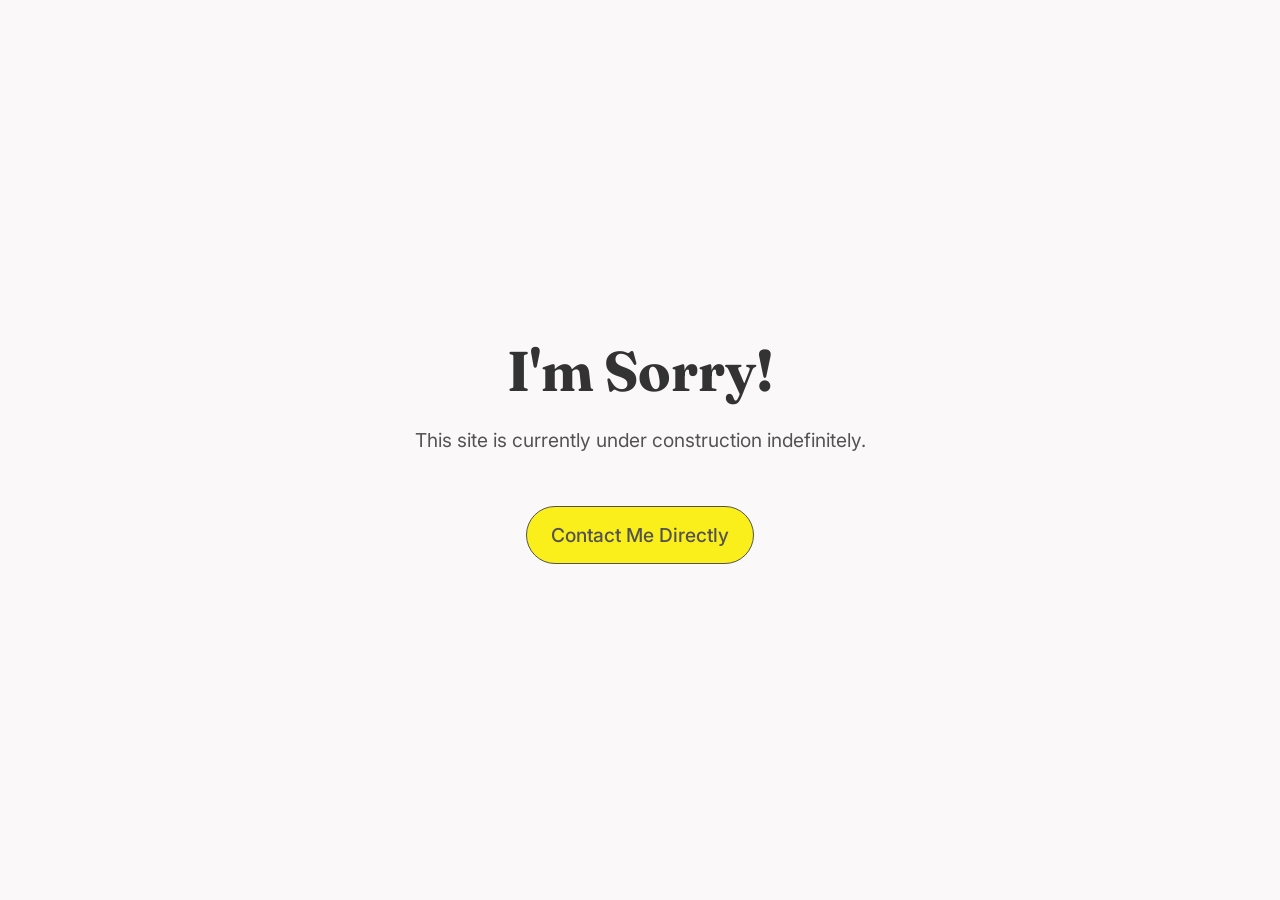
<file: construction.html>
<!DOCTYPE html>
<html lang="en">
<head>
    <meta charset="UTF-8">
    <meta name="viewport" content="width=device-width, initial-scale=1.0">
    <title>Site Under Construction | Ryley Challis Web Development</title>
    
    <link rel="preconnect" href="https://fonts.googleapis.com">
    <link rel="preconnect" href="https://fonts.gstatic.com" crossorigin>
    <link href="https://fonts.googleapis.com/css2?family=Fraunces:ital,opsz,wght@0,9..144,100..900;1,9..144,100..900&family=Inter:ital,opsz,wght@0,14..32,100..900;1,14..32,100..900&display=swap" rel="stylesheet">
    <link rel="stylesheet" href="https://cdnjs.cloudflare.com/ajax/libs/font-awesome/6.5.1/css/all.min.css">

    <meta property="og:type" content="website">
    <meta property="og:url" content="https://ryleychallis.github.io/Portfolio/">
    <meta property="og:title" content="Ryley Challis | Premium Hand-Coded Web Development">
    <meta property="og:description" content="Bespoke, high-performance websites for Sussex businesses. Focusing on speed, performance, and modern design.">
    <meta property="og:image" content="https://ryleychallis.github.io/Portfolio/css/img/opengraph.webp">

    <meta property="twitter:card" content="summary_large_image">
    <meta property="twitter:url" content="https://ryleychallis.github.io/Portfolio/">
    <meta property="twitter:title" content="Ryley Challis | Premium Hand-Coded Web Development">
    <meta property="twitter:description" content="Bespoke, high-performance websites for Sussex businesses. Focusing on speed, performance, and modern design.">
    <meta property="twitter:image" content="https://ryleychallis.github.io/css/Portfolio/img/opengraph.webp">

    <link rel="stylesheet" href="css/styles.css">
    <link rel="stylesheet" href="css/nav.css">
    <link rel="stylesheet" href="css/button.css">
    <link rel="stylesheet" href="css/query.css">
</head>

<body>
    <main>
        <section id="hero">
            <h1>I'm Sorry!</h1>
            <p>This site is currently under construction indefinitely.</p>

            <a class="btn-primary" href="mailto:ryley.challis@outlook.com">Contact Me Directly</a>
        </section>
    </main>
</body>
</html>
</file>
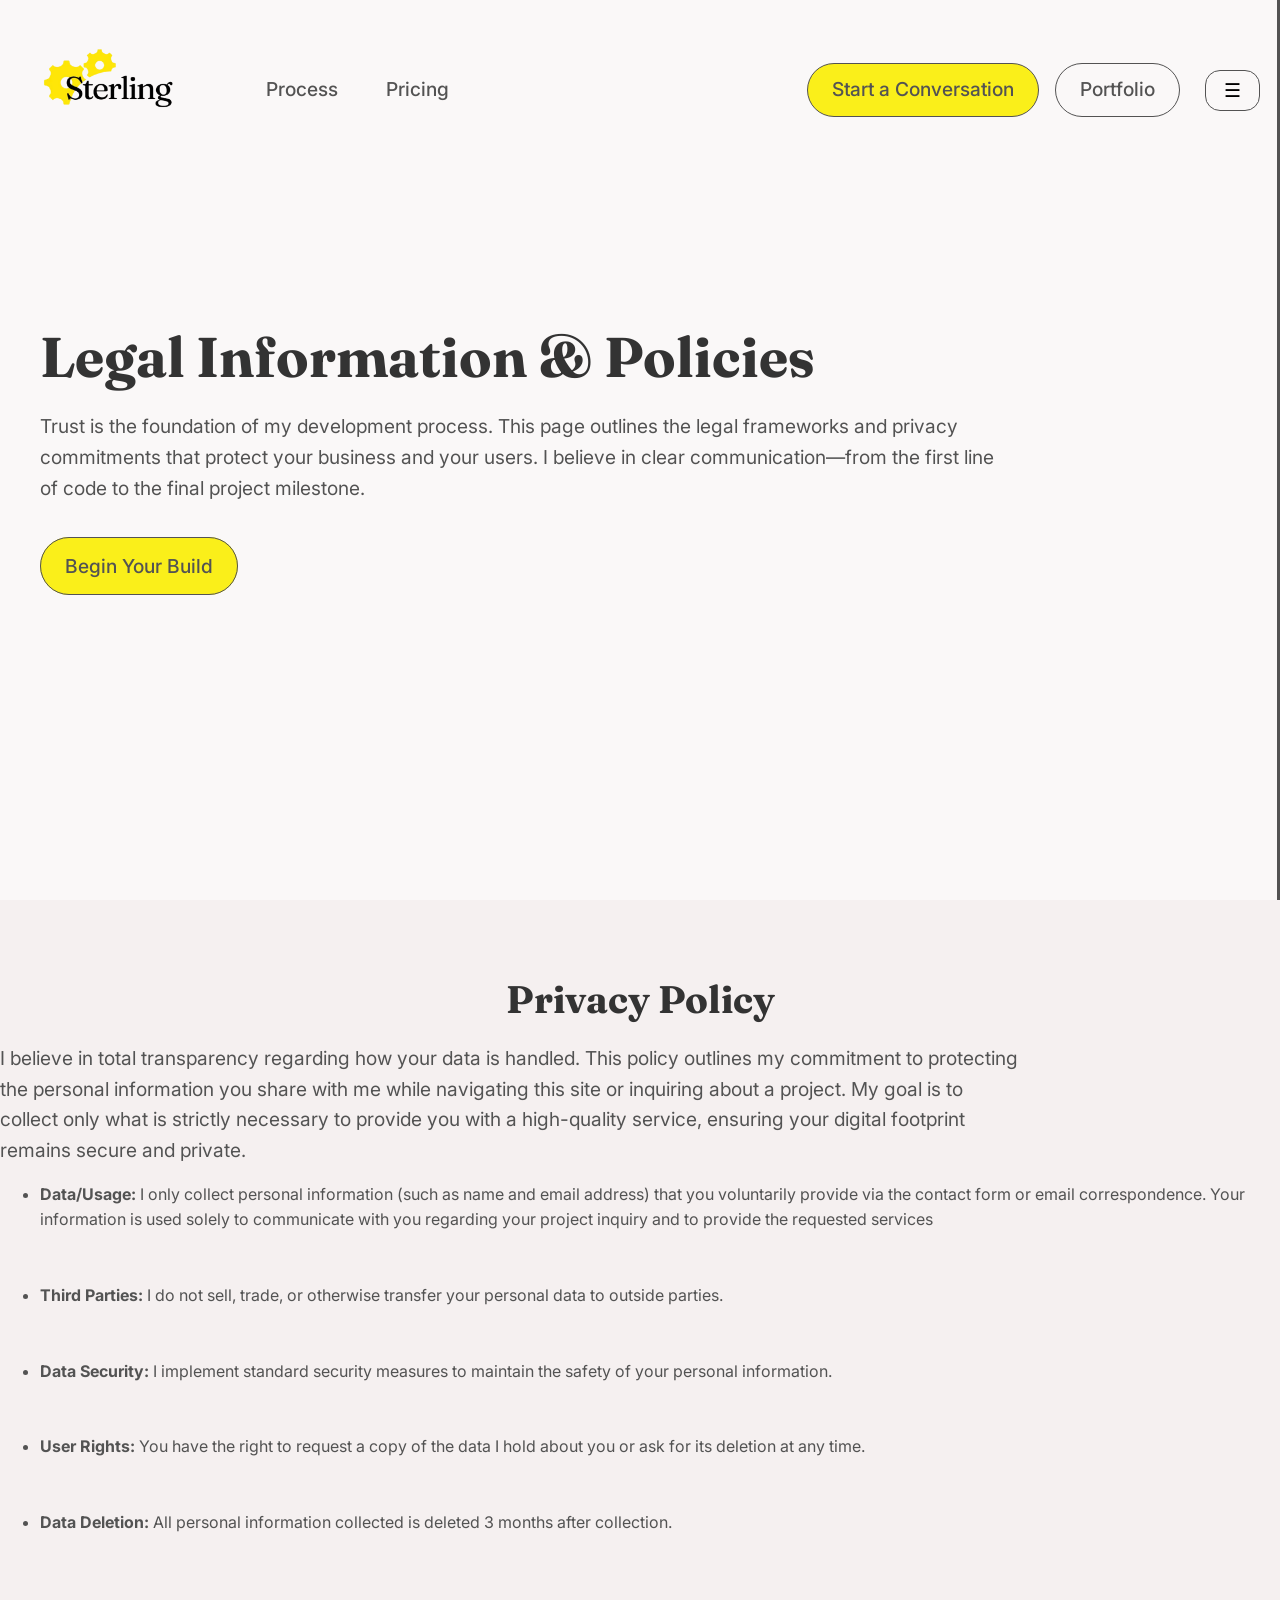
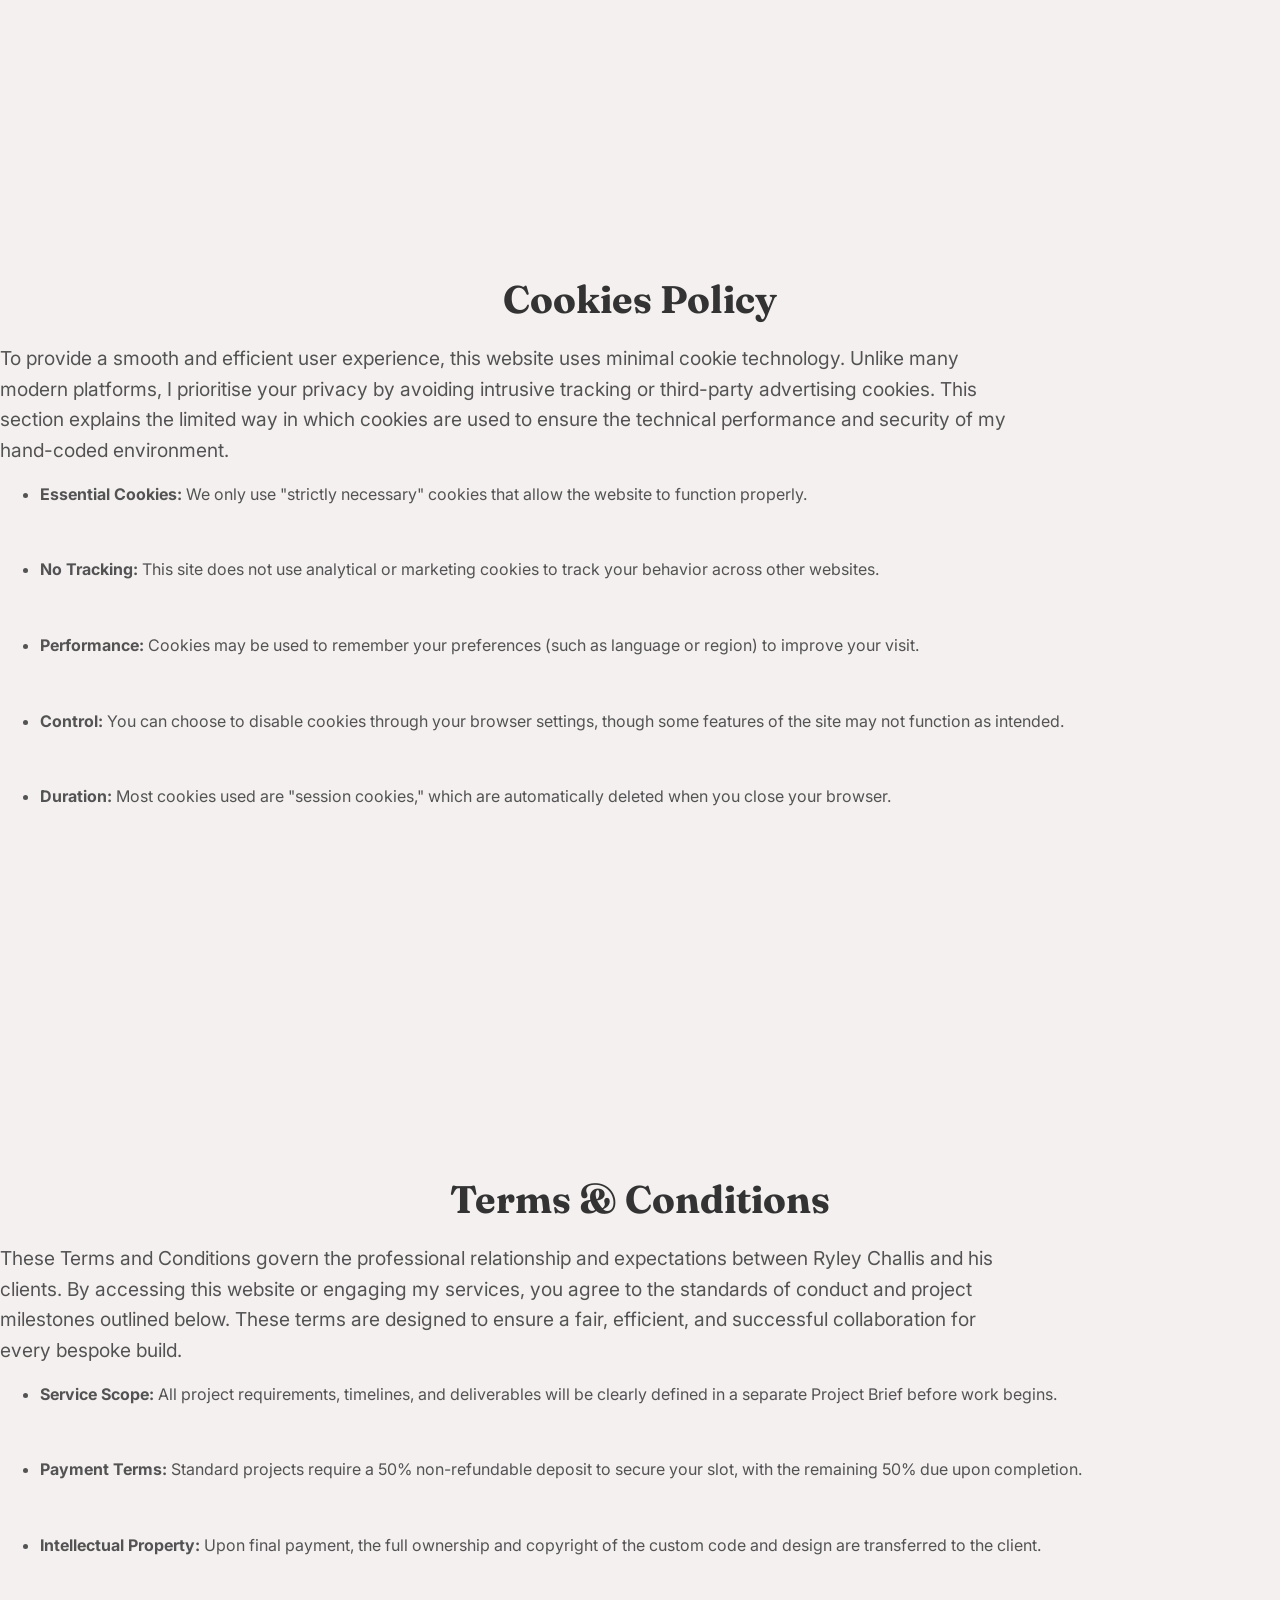
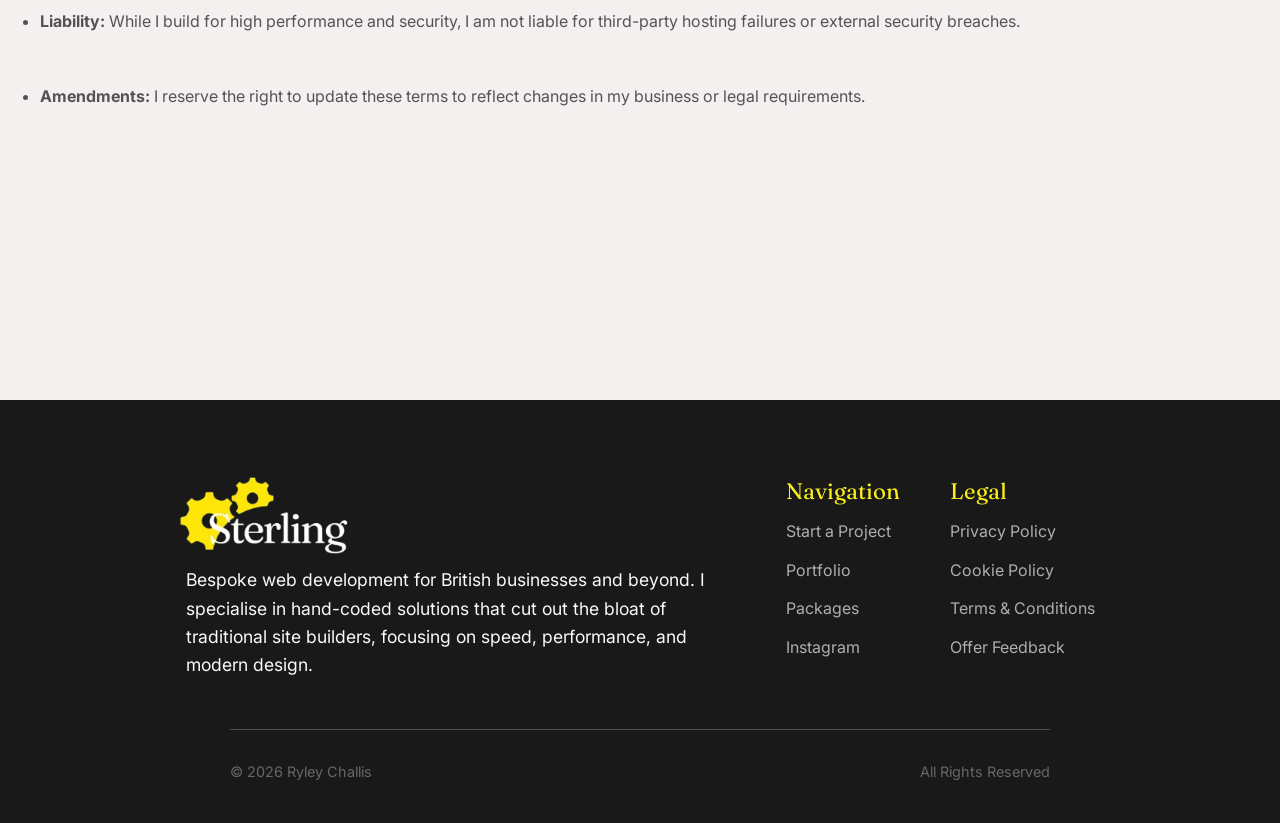
<file: legal.html>
<!DOCTYPE html>
<html lang="en">
<head>
    <meta charset="UTF-8">
    <meta name="viewport" content="width=device-width, initial-scale=1.0">
    <title>Legal Policies | Sterling Web Development</title>
    
    <meta name="description" content="Review the legal terms, privacy policies, and compliance standards for Sterling web development services. Transparent practices for your peace of mind.">
    <link rel="preconnect" href="https://fonts.googleapis.com">
    <link rel="preconnect" href="https://fonts.gstatic.com" crossorigin>
    <link href="https://fonts.googleapis.com/css2?family=Fraunces:ital,opsz,wght@0,9..144,100..900;1,9..144,100..900&family=Inter:ital,opsz,wght@0,14..32,100..900;1,14..32,100..900&display=swap" rel="stylesheet">
    <link rel="stylesheet" href="https://cdnjs.cloudflare.com/ajax/libs/font-awesome/6.5.1/css/all.min.css">

    <meta property="og:type" content="website">
    <meta property="og:url" content="https://ryleychallis.github.io/Portfolio/">
    <meta property="og:title" content="Legal Policies | Sterling Web Development">
    <meta property="og:description" content="Review the legal terms, privacy policies, and compliance standards for Sterling web development services. Transparent practices for your peace of mind.">
    <meta property="og:image" content="https://ryleychallis.github.io/Portfolio/css/img/opengraph.webp">

    <meta property="twitter:card" content="summary_large_image">
    <meta property="twitter:url" content="https://ryleychallis.github.io/Portfolio/">
    <meta property="twitter:title" content="Legal Policies | Sterling Web Development">
    <meta property="twitter:description" content="Review the legal terms, privacy policies, and compliance standards for Sterling web development services. Transparent practices for your peace of mind.">
    <meta property="twitter:image" content="https://ryleychallis.github.io/css/Portfolio/img/opengraph.webp">

    <link rel="icon" type="image/x-icon" href="css/img/favicon.svg">

    <link rel="stylesheet" href="css/styles.css">

    <style>
        nav {
            position: absolute;
            background-color: transparent;
            min-height: 14vh;
            height: 20vh;

            padding: 20px 40px 20px 10px;
            margin: 0 auto;
            justify-content: center !important;

            display: flex;
            align-items: center !important;
            box-sizing: border-box;
            width: 100%;

            z-index: 9999;
        }

        nav .logo img {
            max-width: 200px;
            margin: 0;
            padding: 0;
        }

        .nav-links {
            display: flex;
            flex-direction: row;
            justify-content: space-between;
            align-items: center !important;
            width: 100%;
            margin: 0;
        }

        .nav-links li {
            list-style: none;
        }

        .nav-links a {
            text-decoration: none;
            color: var(--text-main);
            font-weight: 500;

            font-size: var(--fs-p);
            font-family: var(--ff-body);
            padding: 14px 16px;
            border-radius: 50px;

            position: relative;
            transition: all 0.3s ease;
            line-height: 1 !important;
            display: flex;
            align-items: center !important;
        }

        .nav-links a:hover {
            background-color: #e6e6e6;
        }

        .nav-links a.active {
            background-color: #e6e6e6;
        }

        .nav-links-first {
            display: flex;
            gap: 1rem;
            margin: 0;
        }

        .nav-links-second {
            display: flex;
            gap: 1rem;
            margin-left: auto;
            margin-right: 60px;
            align-items: center;
        }

        .openbtn:hover {
            box-shadow: 0 5px 0 0 var(--text-main);
        }

        #mySidebar {
            display: flex !important;
            flex-direction: column !important;
            justify-content: space-between !important;

            height: 100% !important;
            width: 0;
            position: fixed;
            z-index: 10000;
            top: 0;
            right: 0;
            background-color: var(--main-white);
            border-left: 3px solid var(--text-main);
            overflow: hidden;
            transition: all 0.6s;
            padding: 60px 0 30px 0;
        }

        .sidebar-links {
            display: flex;
            flex-direction: column;
            flex-grow: 1 !important;
            justify-content: flex-start !important;
            align-items: flex-start;

            padding: 0 20px 0 32px;
            margin: 0;

            overflow: hidden;
            z-index: 1000;
            max-width: 90% !important;
        }

        .sidebar-links a:nth-child(5) {
            margin-bottom: 75px;
        }

        .sidebar-links h3 {
            color: #888;
            padding: 20px 8px 0 0;
            margin: 0;
            font-family: var(--ff-body);
            font-size: var(--fs-p);
            letter-spacing: 2px;
        }

        .sidebar a {
            font-family: var(--ff-header);
            font-size: var(--fs-h4);
            font-weight: 500;

            color: var(--text-main);
            text-decoration: none;
            padding: 16px 0 !important;
            text-align: left; 
            
            width: 100%;
            display: block;
            transition: all 0.3s ease;
            border-radius: 7px;
        }

        .sidebar .dropdown-btn {
            font-family: var(--ff-header);
            font-size: var(--fs-h4);
            font-weight: 500;
            width: 100%;
            color: var(--text-main);
            text-decoration: none;
            
            padding: 16px 20px; 
            
            display: flex;
            justify-content: flex-start;
            align-items: center;
            
            gap: 12px; 
            
            border-radius: 7px;
            transition: all 0.3s ease;
            box-sizing: border-box; /* Crucial to keep width at 100% with padding */
        }

        .dropdown-btn:hover {
            background-color: #efefef;
        }

        .sidebar a:hover {
            background-color: #efefef;
            
        }

        .sidebar .odd-link {
            padding: 0;
            text-decoration: none;
            color: inherit;
        }

        .sidebar span i {
            border-radius: 7px;
            margin: 0;
            padding: 0;
            transition: all 0.3s ease;
            background-color: transparent;
        }

        .sidebar .closebtn {
            display: flex;
            padding: 12px 20px !important;
            cursor: pointer;
            border: none;
            background: transparent;

            font-size: var(--fs-h3);

            margin-left: auto !important;
            margin-bottom: auto;
            margin-right: 20px;
            width: fit-content !important;
        }

        .openbtn {
            font-size: var(--fs-p);
            cursor: pointer;

            background-color: var(--main-white);
            border: 1.8px solid var(--text-main);
            padding: 8px 18px;
            margin: 0 !important;
            position: fixed;
            right: 20px;
            z-index: 1000;
            border-radius: 15px;

            transition: all 0.3s ease;
            display: inline-flex !important;
            align-items: center !important;
        }

        .openbtn:hover {
            background-color: #efefef;
        }

        .sidebar-footer {
            display: flex;
            flex-direction: column;
            flex-shrink: 0 !important;
            padding: 20px 40px 0;

            justify-content: center;
            margin: 0 auto;
            gap: 15px;
            width: 100% !important;
        }

        .footer-logo {
            display: flex;
            margin: 0 auto;
            justify-content: center;
            width: 100%;
        }

        .footer-logo img {
            display: block;
            max-width: 200px;
            margin: 0 auto;
            padding: 0;
        }

        .sidebar-footer p {
            font-family: var(--ff-header);
            font-size: var(--fs-p);
            color: #666;
            margin: 0;
            white-space: nowrap;
        }

        #sidebarOverlay {
            position: fixed;
            opacity: 0;
            width: 100vw;
            height: 100vh;
            top: 0;
            left: 0;
            right: 0;
            bottom: 0;
            background-color: rgba(0,0,0,0.7);
            pointer-events: none;
            z-index: 10000;
            border-radius: 0 !important;
        }

        .dropdown-btn {
            padding: 0 !important;
            text-decoration: none;
            font-size: 1.1rem;
            color: var(--text-main);
            display: flex;
            align-items: center !important;
            justify-content: space-between !important;
            width: 100%;

            border: none;
            background: none;
            width: fit-content;
            text-align: left;
            cursor: pointer;
            font-family: var(--ff-body);
            transition: 0.3s;
        }

        .sidebar .arrow-trigger {
            display: inline-flex;
            align-items: center;
            cursor: pointer;
        }

        .arrow-trigger i {
            transition: transform 0.3s ease;
        }

        .dropdown-content {
            max-height: 0;
            overflow: hidden;
            opacity: 0;
            visibility: hidden;
            transition: max-height 0.4s ease, opacity 0.3s ease, visibility 0.3s;
            
            padding-left: 32px;
        }

        .dropdown-content a {
            font-family: var(--ff-body) !important;
            font-size: 1.1rem !important;
            font-style: italic;
            font-weight: 400 !important;
            color: #666 !important;
            padding: 12px !important;
            margin-bottom: 5px !important;
            transition: all 0.3s ease;
        }

        .dropdown-content a:hover {
            background-color: #efefef !important;
            transform: translateX(5px);
        }

        .dropdown-content a:last-child {
            font-style: normal;
            font-weight: 600 !important;
            margin-top: 10px;
        }

        .dropdown-content.show {
            max-height: 300px;
            opacity: 1;
            visibility: visible;
            padding-bottom: 20px;
        }

        .sidebar .btn-primary {
            width: 100%;
            display: flex;
            margin: 0 auto;
            justify-content: center;
            border-radius: 50px;
            font-size: 22px;
            font-family: var(--ff-body);
        }
    </style>
    <style>
        .btn-primary {
            background-color: var(--main-yellow);
            color: var(--text-main);
            padding: 16px 24px !important;

            border: 1.8px solid var(--text-main);
            border-radius: 50px;
            text-decoration: none;

            font-size: var(--fs-p);
            font-family: var(--ff-body);
            font-weight: 500;

            transition: all 0.2s ease;
            cursor: pointer;
            white-space: nowrap !important;
            text-align: center;
        }

        nav .btn-primary:hover {
            background-color: var(--main-yellow);
            box-shadow: 0 5px 0 0 var(--text-main);
        }

        .btn-primary:hover {
            filter: brightness(90%);
        }

        .package-actions .btn-primary {
            width: 100%;
        }

        .package-card .btn-primary {
            display: inline-block;
            margin-top: auto;
            transition: all 0.3s ease;
            cursor: pointer;
        }

        .package-card .btn-primary:hover {
            filter: brightness(90%);
        }

        #packages .learn-more-btn {
            width: fit-content;
            margin: 0 auto;
        }

        #about .btn-primary {
            margin: 75px 0;
        }

        .nav-links-second .cta-two {
            position: relative;
            overflow: hidden;
            align-items: flex-start;
        
            background-color: var(--main-white);
            color: var(--text-main);
            
            padding: 16px 24px !important;
            border: 1.8px solid var(--text-main);
            border-radius: 50px;
            font-size: var(--fs-p);
            
            text-decoration: none;
            font-weight: 500;
            transition: all 0.3s ease;
            margin: 0 !important;
        }

        .nav-links-second .cta-two:hover {
            box-shadow: 0 5px 0 0 var(--text-main);
            filter: brightness(95%) !important;
        }

        .btn-secondary {
            background: transparent;
            color: var(--text-main);
            font-size: var(--fs-p);
            font-family: var(--ff-body);

            text-decoration: none;
            transition: all 0.3s ease;
            white-space: nowrap;
        }

        .btn-secondary i {
            margin-left: 10px;
        }
    </style>
    <link rel="stylesheet" href="css/query.css">
</head>
<body>
    <div id="sidebarOverlay" class="overlay" onclick="closeNav()"></div>
    <header>
        <div id="mySidebar" class="sidebar">
        <button class="closebtn" onclick="closeNav()" aria-label="Close Navigation">&times;</button>
        
        <div class="sidebar-links">
            <h3>Navigation</h3>
                <a href="index.html">Home</a>
                <a href="index.htmlindex.html">Pricing</a>
                <div class="dropdown-container">
                    <div class="dropdown-btn">
                        <a class="odd-link" href="portfolio.html" style="text-decoration: none; color: inherit; flex-grow: 1;">Portfolio</a>
                        
                        <span class="arrow-trigger" onclick="toggleDropdown(event)" style="cursor: pointer; padding-left: 15px;">
                            <i class="fa-solid fa-chevron-right dropdown-arrow"></i>
                        </span>
                    </div>

                    <div id="sidebarDropdown" class="dropdown-content">
                        <a href="portfolio.html#tipsy">Tipsy Kisses</a>
                        <a href="portfolio.html">See All Projects</a>
                    </div>
                </div>
                <a href="index.html#about">About</a>
            </div>    
            
        <div class="sidebar-footer">
            <div class="footer-logo">
                <picture>
                    <source srcset="css/img/sterling.webp" type="image/webp">
                    <img src="css/img/sterling.png" alt="Sterling web development logo" loading="lazy">
                </picture>
            </div>
                <a class="btn-primary" href="booking.html">Start Project</a>
            </div>
        </div>

        <nav class="navbar">
            <button class="openbtn" onclick="openNav()">&#9776;</button>
            <a class="logo" href="index.html">
                <picture>
                    <source srcset="css/img/sterling.webp" type="image/webp">
                    <img src="css/img/sterling.png" alt="Sterling web development logo">
                </picture>
            </a>
            <div class="nav-links">
                <ul class="nav-links-first">
                    <li><a href="index.html">Process</a></li>
                    <li><a href="index.htmlindex.html">Pricing</a></li>
                </ul>
                <ul class="nav-links-second">
                    <li><a href="mailto:ryley.challis@outlook.com?subject=General Inquiry - Let's Work Together" class="btn-primary target="_blank">Start a Conversation</a></li>
                    <li><a class="cta-two desktop-only" href="portfolio.html">Portfolio</a></li>
                </ul>
            </div>
        </nav>
    </header>
    
    <main class="legal-page">
        <section id="hero">
            <div class="header-content">
                <h1>Legal Information & Policies</h1>
                <p>Trust is the foundation of my development process. This page outlines the legal frameworks and privacy commitments that protect your business and your users. I believe in clear communication—from the first line of code to the final project milestone.</p>
                <a href="booking.html" class="btn-primary">Begin Your Build</a>
            </div>
        </section>

        <section class="privacy" id="privacy">
            <h2>Privacy Policy</h2>
            <div class="legal-container">
                <p>I believe in total transparency regarding how your data is handled. This policy outlines my commitment to protecting the personal information you share with me while navigating this site or inquiring about a project. My goal is to collect only what is strictly necessary to provide you with a high-quality service, ensuring your digital footprint remains secure and private.</p>
                <ul class="legal-points">
                    <li><b>Data/Usage:</b> I only collect personal information (such as name and email address) that you voluntarily provide via the contact form or email correspondence. Your information is used solely to communicate with you regarding your project inquiry and to provide the requested services</li>
                    <li><b>Third Parties:</b> I do not sell, trade, or otherwise transfer your personal data to outside parties.</li>
                    <li><b>Data Security:</b> I implement standard security measures to maintain the safety of your personal information.</li>
                    <li><b>User Rights:</b> You have the right to request a copy of the data I hold about you or ask for its deletion at any time.</li>
                    <li><b>Data Deletion:</b> All personal information collected is deleted 3 months after collection.</li>
                </ul>
            </div>
        </section>

        <section class="cookies" id="cookies" style="background-color: var(--off-white);">
            <h2>Cookies Policy</h2>
            <div class="legal-container">
                <p>To provide a smooth and efficient user experience, this website uses minimal cookie technology. Unlike many modern platforms, I prioritise your privacy by avoiding intrusive tracking or third-party advertising cookies. This section explains the limited way in which cookies are used to ensure the technical performance and security of my hand-coded environment.</p>
                <ul class="legal-points">
                    <li><b>Essential Cookies:</b> We only use "strictly necessary" cookies that allow the website to function properly.</li>
                    <li><b>No Tracking:</b> This site does not use analytical or marketing cookies to track your behavior across other websites.</li>
                    <li><b>Performance:</b> Cookies may be used to remember your preferences (such as language or region) to improve your visit.</li>
                    <li><b>Control:</b> You can choose to disable cookies through your browser settings, though some features of the site may not function as intended.</li>
                    <li><b>Duration:</b> Most cookies used are "session cookies," which are automatically deleted when you close your browser.</li>
                </ul>
            </div>
        </section>

        <section class="terms" id="terms">
            <h2>Terms & Conditions</h2>
            <div class="legal-container">
                <p>These Terms and Conditions govern the professional relationship and expectations between Ryley Challis and his clients. By accessing this website or engaging my services, you agree to the standards of conduct and project milestones outlined below. These terms are designed to ensure a fair, efficient, and successful collaboration for every bespoke build.</p>
                <ul class="legal-points">
                    <li><b>Service Scope:</b> All project requirements, timelines, and deliverables will be clearly defined in a separate Project Brief before work begins.</li>
                    <li><b>Payment Terms:</b> Standard projects require a 50% non-refundable deposit to secure your slot, with the remaining 50% due upon completion.</li>
                    <li><b>Intellectual Property:</b> Upon final payment, the full ownership and copyright of the custom code and design are transferred to the client.</li>
                    <li><b>Liability:</b> While I build for high performance and security, I am not liable for third-party hosting failures or external security breaches.</li>
                    <li><b>Amendments:</b> I reserve the right to update these terms to reflect changes in my business or legal requirements.</li>
                </ul>
            </div>
        </section>
    </main>
    <footer class="footer">
        <div class="container">
            <div class="footer-container">
                <div class="intro">
                    <h2>
                        <picture>
                            <source srcset="css/img/sterling-footer.webp" type="image/webp">
                            <img src="css/img/sterling-footer.png" alt="Sterling web development logo" loading="lazy">
                        </picture>
                    </h2>
                    <p>Bespoke web development for British businesses and beyond. I specialise in hand-coded solutions that cut out the bloat of traditional site builders, focusing on speed, performance, and modern design.</p>
                </div>
                <div class="footer-links">
                    <div class="footer-col">
                        <h3>Navigation</h3>
                        <ul>
                            <li><a href="booking.html">Start a Project</a></li>
                            <li><a href="portfolio.html">Portfolio</a></li>
                            <li><a href="#packages">Packages</a></li>
                            <li><a href="https://instagram.com/ryley.challis" target="_blank" rel="noopener">Instagram</a></li>
                        </ul>
                    </div>
                    <div class="footer-col">
                        <h3>Legal</h3>
                        <ul>
                            <li><a href="legal.html#privacy">Privacy Policy</a></li>
                            <li><a href="legal.html#cookies">Cookie Policy</a></li>
                            <li><a href="legal.html#terms">Terms & Conditions</a></li>
                            <li><a href="mailto:ryley.challis@outlook.com">Offer Feedback</a></li>
                        </ul>
                    </div>
                </div>
            </div>
            <div class="footer-bottom">
                <p>&copy; 2026 Ryley Challis</p>
                <p>All Rights Reserved</p>
            </div>
        </div>
    </footer>
    <script src="css/script.js"></script>
</body>
</html>
</file>
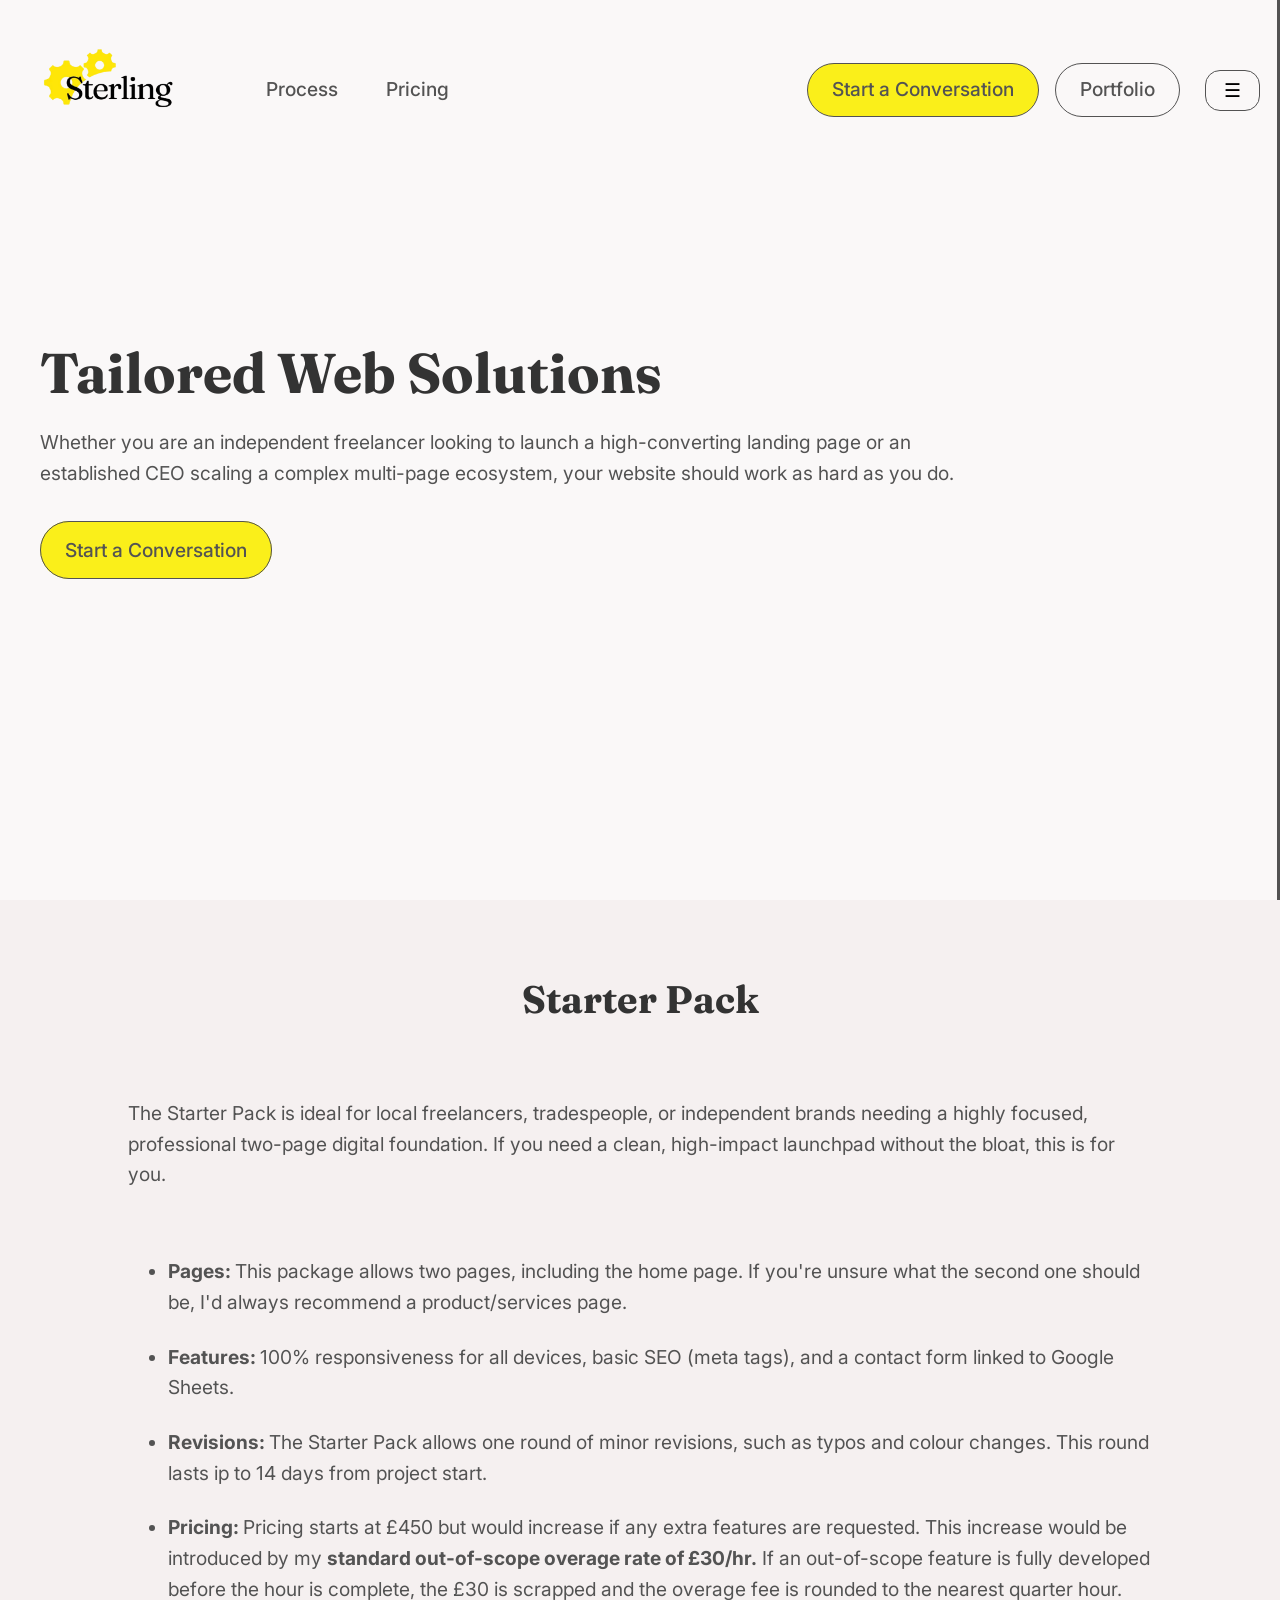
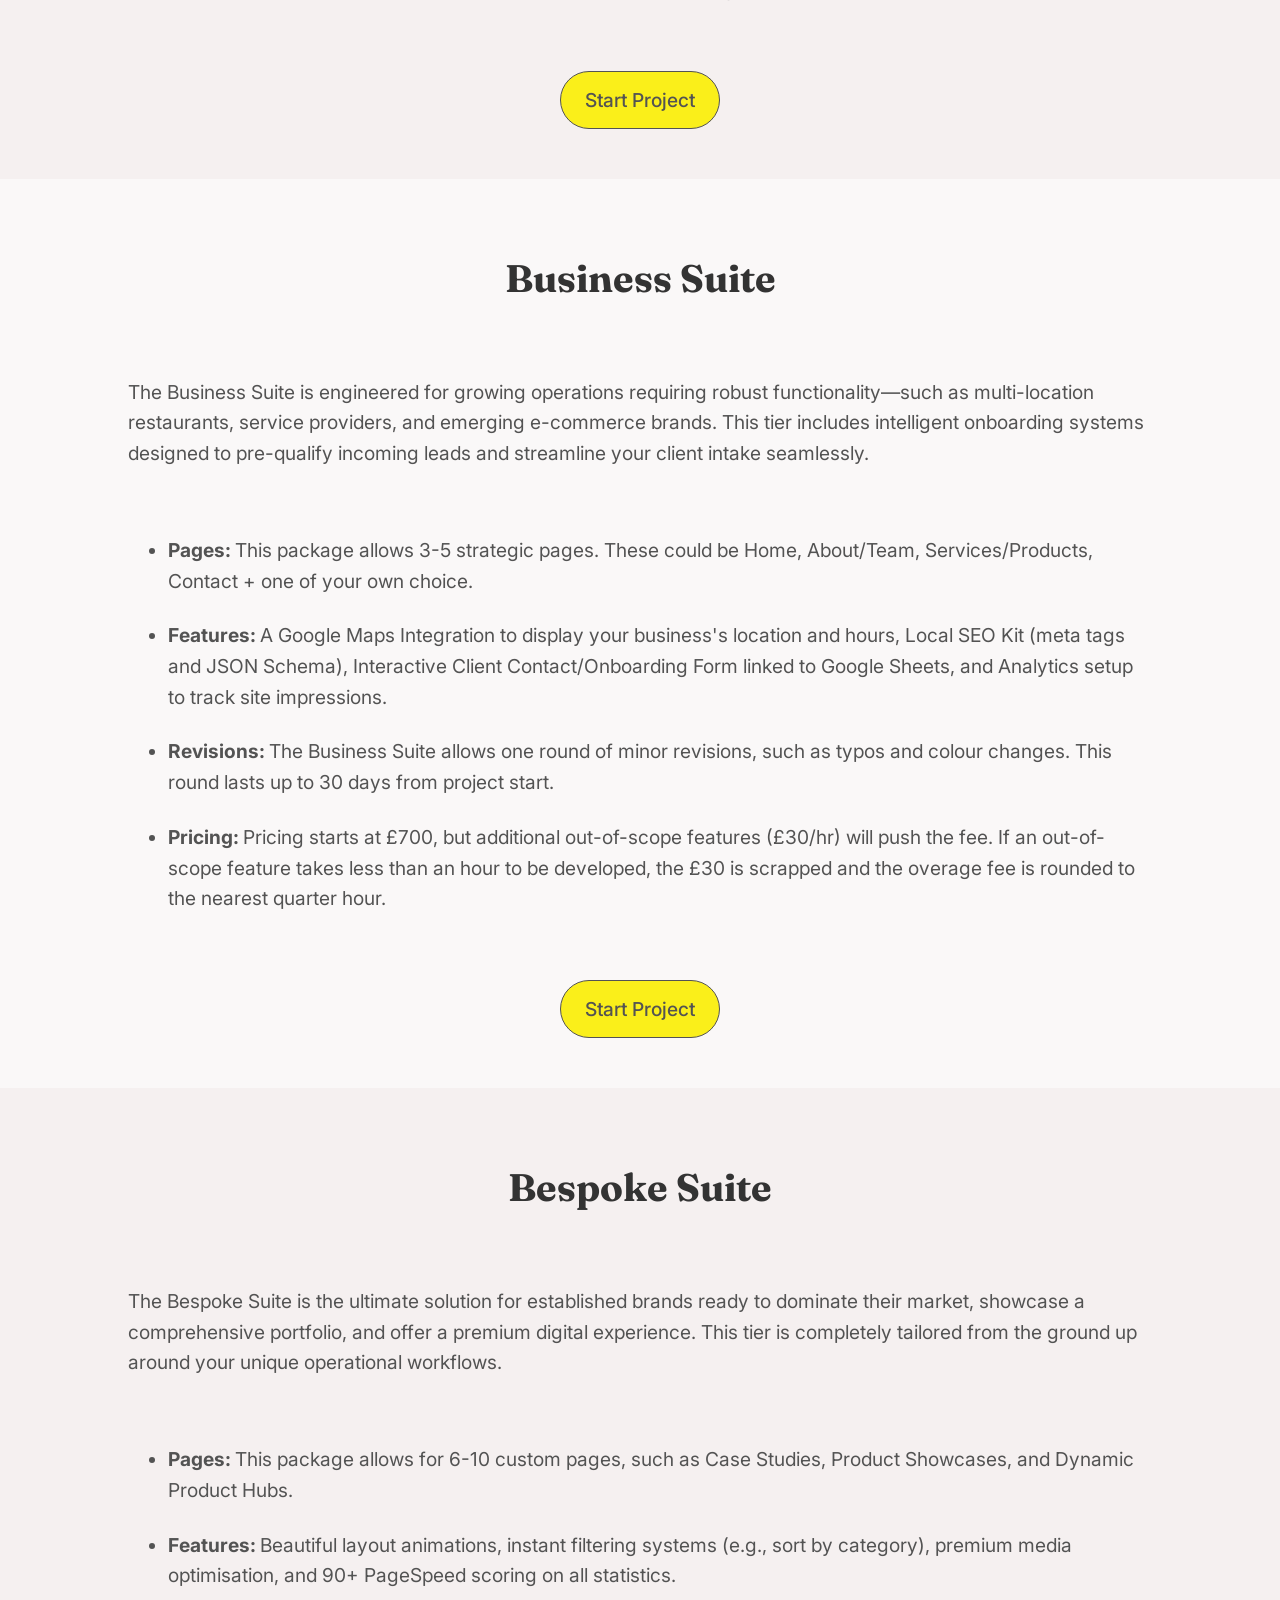
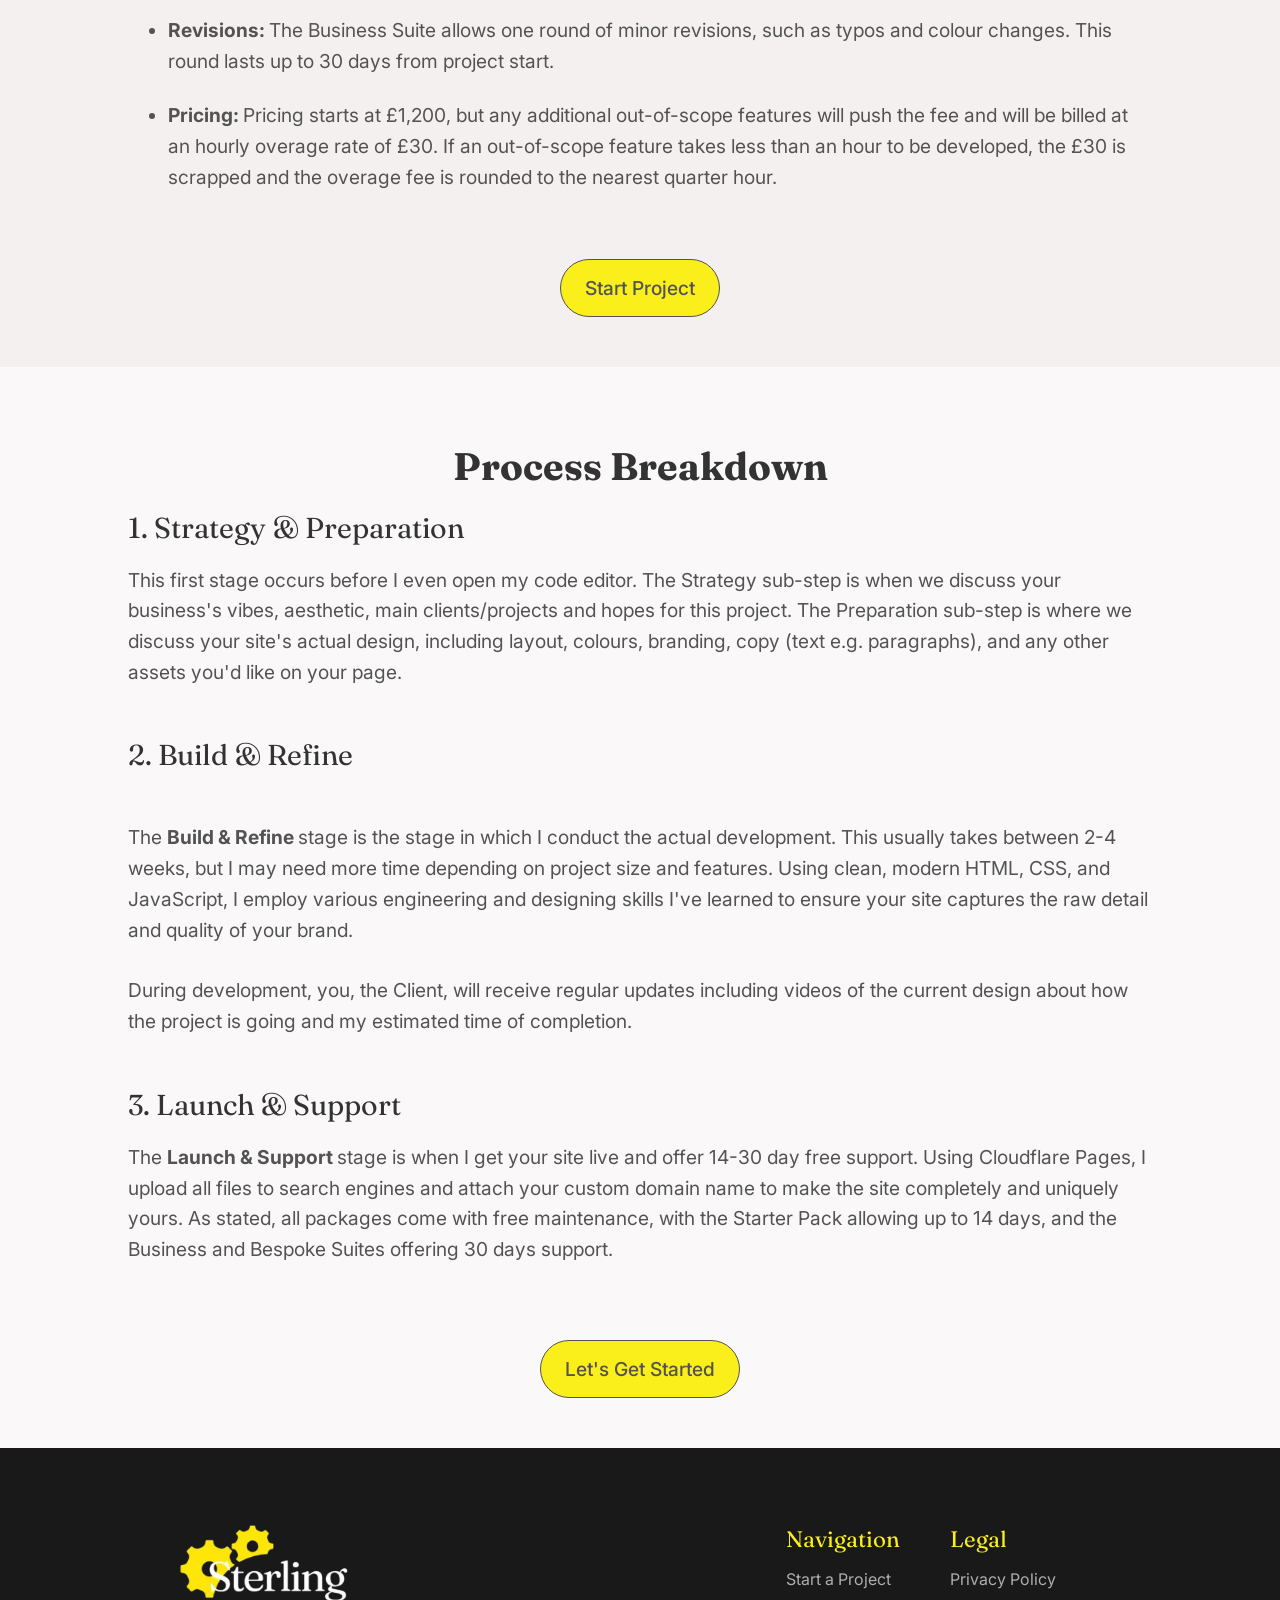
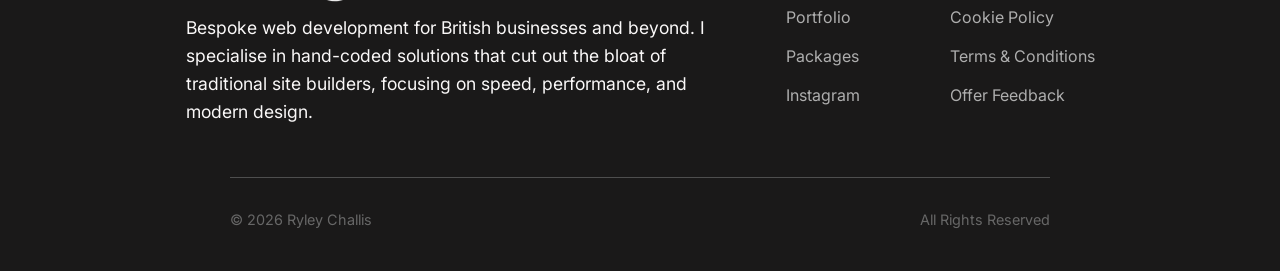
<file: packages.html>
<!DOCTYPE html>
<html lang="en">
<head>
    <meta charset="UTF-8">
    <meta name="viewport" content="width=device-width, initial-scale=1.0">
    <title>Web Development Packages & Pricing | Sterling Web Development</title>
    
    <meta name="description" content="Explore premium, hand-coded web development packages designed for British businesses. Find the perfect tier for scalable growth and transparent pricing.">
    <link rel="preconnect" href="https://fonts.googleapis.com">
    <link rel="preconnect" href="https://fonts.gstatic.com" crossorigin>
    <link href="https://fonts.googleapis.com/css2?family=Fraunces:ital,opsz,wght@0,9..144,100..900;1,9..144,100..900&family=Inter:ital,opsz,wght@0,14..32,100..900;1,14..32,100..900&display=swap" rel="stylesheet">
    <link rel="stylesheet" href="https://cdnjs.cloudflare.com/ajax/libs/font-awesome/6.5.1/css/all.min.css">

    <meta property="og:type" content="website">
    <meta property="og:url" content="https://ryleychallis.github.io/Portfolio/">
    <meta property="og:title" content="Web Development Packages & Pricing | Sterling Web Development">
    <meta property="og:description" content="Explore premium, hand-coded web development packages designed for British businesses. Find the perfect tier for scalable growth and transparent pricing.">
    <meta property="og:image" content="https://ryleychallis.github.io/Portfolio/css/img/opengraph.webp">

    <meta property="twitter:card" content="summary_large_image">
    <meta property="twitter:url" content="https://ryleychallis.github.io/Portfolio/">
    <meta property="twitter:title" content="Web Development Packages & Pricing | Sterling Web Development">
    <meta property="twitter:description" content="Explore premium, hand-coded web development packages designed for British businesses. Find the perfect tier for scalable growth and transparent pricing.">
    <meta property="twitter:image" content="https://ryleychallis.github.io/css/Portfolio/img/opengraph.webp">

    <link rel="icon" type="image/x-icon" href="css/img/favicon.svg">

    <link rel="stylesheet" href="css/styles.css">

    <style>
        nav {
            position: absolute;
            background-color: transparent;
            min-height: 14vh;
            height: 20vh;

            padding: 20px 40px 20px 10px;
            margin: 0 auto;
            justify-content: center !important;

            display: flex;
            align-items: center !important;
            box-sizing: border-box;
            width: 100%;

            z-index: 9999;
        }

        nav .logo img {
            max-width: 200px;
            margin: 0;
            padding: 0;
        }

        .nav-links {
            display: flex;
            flex-direction: row;
            justify-content: space-between;
            align-items: center !important;
            width: 100%;
            margin: 0;
        }

        .nav-links li {
            list-style: none;
        }

        .nav-links a {
            text-decoration: none;
            color: var(--text-main);
            font-weight: 500;

            font-size: var(--fs-p);
            font-family: var(--ff-body);
            padding: 14px 16px;
            border-radius: 50px;

            position: relative;
            transition: all 0.3s ease;
            line-height: 1 !important;
            display: flex;
            align-items: center !important;
        }

        .nav-links a:hover {
            background-color: #e6e6e6;
        }

        .nav-links a.active {
            background-color: #e6e6e6;
        }

        .nav-links-first {
            display: flex;
            gap: 1rem;
            margin: 0;
        }

        .nav-links-second {
            display: flex;
            gap: 1rem;
            margin-left: auto;
            margin-right: 60px;
            align-items: center;
        }

        .openbtn:hover {
            box-shadow: 0 5px 0 0 var(--text-main);
        }

        #mySidebar {
            display: flex !important;
            flex-direction: column !important;
            justify-content: space-between !important;

            height: 100% !important;
            width: 0;
            position: fixed;
            z-index: 10000;
            top: 0;
            right: 0;
            background-color: var(--main-white);
            border-left: 3px solid var(--text-main);
            overflow: hidden;
            transition: all 0.6s;
            padding: 60px 0 30px 0;
        }

        .sidebar-links {
            display: flex;
            flex-direction: column;
            flex-grow: 1 !important;
            justify-content: flex-start !important;
            align-items: flex-start;

            padding: 0 20px 0 32px;
            margin: 0;

            overflow: hidden;
            z-index: 1000;
            max-width: 90% !important;
        }

        .sidebar-links a:nth-child(5) {
            margin-bottom: 75px;
        }

        .sidebar-links h3 {
            color: #888;
            padding: 20px 8px 0 0;
            margin: 0;
            font-family: var(--ff-body);
            font-size: var(--fs-p);
            letter-spacing: 2px;
        }

        .sidebar a {
            font-family: var(--ff-header);
            font-size: var(--fs-h4);
            font-weight: 500;

            color: var(--text-main);
            text-decoration: none;
            padding: 16px 0 !important;
            text-align: left; 
            
            width: 100%;
            display: block;
            transition: all 0.3s ease;
            border-radius: 7px;
        }

        .sidebar .dropdown-btn {
            font-family: var(--ff-header);
            font-size: var(--fs-h4);
            font-weight: 500;
            width: 100%;
            color: var(--text-main);
            text-decoration: none;
            
            padding: 16px 20px; 
            
            display: flex;
            justify-content: flex-start;
            align-items: center;
            
            gap: 12px; 
            
            border-radius: 7px;
            transition: all 0.3s ease;
            box-sizing: border-box; /* Crucial to keep width at 100% with padding */
        }

        .dropdown-btn:hover {
            background-color: #efefef;
        }

        .sidebar a:hover {
            background-color: #efefef;
            
        }

        .sidebar .odd-link {
            padding: 0;
            text-decoration: none;
            color: inherit;
        }

        .sidebar span i {
            border-radius: 7px;
            margin: 0;
            padding: 0;
            transition: all 0.3s ease;
            background-color: transparent;
        }

        .sidebar .closebtn {
            display: flex;
            padding: 12px 20px !important;
            cursor: pointer;
            border: none;
            background: transparent;

            font-size: var(--fs-h3);

            margin-left: auto !important;
            margin-bottom: auto;
            margin-right: 20px;
            width: fit-content !important;
        }

        .openbtn {
            font-size: var(--fs-p);
            cursor: pointer;

            background-color: var(--main-white);
            border: 1.8px solid var(--text-main);
            padding: 8px 18px;
            margin: 0 !important;
            position: fixed;
            right: 20px;
            z-index: 1000;
            border-radius: 15px;

            transition: all 0.3s ease;
            display: inline-flex !important;
            align-items: center !important;
        }

        .openbtn:hover {
            background-color: #efefef;
        }

        .sidebar-footer {
            display: flex;
            flex-direction: column;
            flex-shrink: 0 !important;
            padding: 20px 40px 0;

            justify-content: center;
            margin: 0 auto;
            gap: 15px;
            width: 100% !important;
        }

        .footer-logo {
            display: flex;
            margin: 0 auto;
            justify-content: center;
            width: 100%;
        }

        .footer-logo img {
            display: block;
            max-width: 200px;
            margin: 0 auto;
            padding: 0;
        }

        .sidebar-footer p {
            font-family: var(--ff-header);
            font-size: var(--fs-p);
            color: #666;
            margin: 0;
            white-space: nowrap;
        }

        #sidebarOverlay {
            position: fixed;
            opacity: 0;
            width: 100vw;
            height: 100vh;
            top: 0;
            left: 0;
            right: 0;
            bottom: 0;
            background-color: rgba(0,0,0,0.7);
            pointer-events: none;
            z-index: 10000;
            border-radius: 0 !important;
        }

        .dropdown-btn {
            padding: 0 !important;
            text-decoration: none;
            font-size: 1.1rem;
            color: var(--text-main);
            display: flex;
            align-items: center !important;
            justify-content: space-between !important;
            width: 100%;

            border: none;
            background: none;
            width: fit-content;
            text-align: left;
            cursor: pointer;
            font-family: var(--ff-body);
            transition: 0.3s;
        }

        .sidebar .arrow-trigger {
            display: inline-flex;
            align-items: center;
            cursor: pointer;
        }

        .arrow-trigger i {
            transition: transform 0.3s ease;
        }

        .dropdown-content {
            max-height: 0;
            overflow: hidden;
            opacity: 0;
            visibility: hidden;
            transition: max-height 0.4s ease, opacity 0.3s ease, visibility 0.3s;
            
            padding-left: 32px;
        }

        .dropdown-content a {
            font-family: var(--ff-body) !important;
            font-size: 1.1rem !important;
            font-style: italic;
            font-weight: 400 !important;
            color: #666 !important;
            padding: 12px !important;
            margin-bottom: 5px !important;
            transition: all 0.3s ease;
        }

        .dropdown-content a:hover {
            background-color: #efefef !important;
            transform: translateX(5px);
        }

        .dropdown-content a:last-child {
            font-style: normal;
            font-weight: 600 !important;
            margin-top: 10px;
        }

        .dropdown-content.show {
            max-height: 300px;
            opacity: 1;
            visibility: visible;
            padding-bottom: 20px;
        }

        .sidebar .btn-primary {
            width: 100%;
            display: flex;
            margin: 0 auto;
            justify-content: center;
            border-radius: 50px;
            font-size: 22px;
            font-family: var(--ff-body);
        }
    </style>
    <style>
        .btn-primary {
            background-color: var(--main-yellow);
            color: var(--text-main);
            padding: 16px 24px !important;

            border: 1.8px solid var(--text-main);
            border-radius: 50px;
            text-decoration: none;

            font-size: var(--fs-p);
            font-family: var(--ff-body);
            font-weight: 500;

            transition: all 0.2s ease;
            cursor: pointer;
            white-space: nowrap !important;
            text-align: center;
        }

        nav .btn-primary:hover {
            background-color: var(--main-yellow);
            box-shadow: 0 5px 0 0 var(--text-main);
        }

        .btn-primary:hover {
            filter: brightness(90%);
        }

        .package-actions .btn-primary {
            width: 100%;
        }

        .package-card .btn-primary {
            display: inline-block;
            margin-top: auto;
            transition: all 0.3s ease;
            cursor: pointer;
        }

        .package-card .btn-primary:hover {
            filter: brightness(90%);
        }

        #packages .learn-more-btn {
            width: fit-content;
            margin: 0 auto;
        }

        #about .btn-primary {
            margin: 75px 0;
        }

        .nav-links-second .cta-two {
            position: relative;
            overflow: hidden;
            align-items: flex-start;
        
            background-color: var(--main-white);
            color: var(--text-main);
            
            padding: 16px 24px !important;
            border: 1.8px solid var(--text-main);
            border-radius: 50px;
            font-size: var(--fs-p);
            
            text-decoration: none;
            font-weight: 500;
            transition: all 0.3s ease;
            margin: 0 !important;
        }

        .nav-links-second .cta-two:hover {
            box-shadow: 0 5px 0 0 var(--text-main);
            filter: brightness(95%) !important;
        }

        .btn-secondary {
            background: transparent;
            color: var(--text-main);
            font-size: var(--fs-p);
            font-family: var(--ff-body);

            text-decoration: none;
            transition: all 0.3s ease;
            white-space: nowrap;
        }

        .btn-secondary i {
            margin-left: 10px;
        }
    </style>
    <link rel="stylesheet" href="css/query.css">
</head>
<body>
    <div id="sidebarOverlay" class="overlay" onclick="closeNav()"></div>
    <header>
        <div id="mySidebar" class="sidebar">
        <button class="closebtn" onclick="closeNav()" aria-label="Close Navigation">&times;</button>
        
        <div class="sidebar-links">
            <h3>Navigation</h3>
                <a href="index.html">Home</a>
                <a href="index.htmlindex.html">Pricing</a>
                <div class="dropdown-container">
                    <div class="dropdown-btn">
                        <a class="odd-link" href="portfolio.html">Portfolio</a>
                        
                        <span class="arrow-trigger" onclick="toggleDropdown(event)" style="cursor: pointer; padding-left: 15px;">
                            <i class="fa-solid fa-chevron-right dropdown-arrow"></i>
                        </span>
                    </div>

                    <div id="sidebarDropdown" class="dropdown-content">
                        <a href="portfolio.html#tipsy">Tipsy Kisses</a>
                        <a href="portfolio.html">See All Projects</a>
                    </div>
                </div>
                <a href="index.html#about">About</a>
            </div>    
            
        <div class="sidebar-footer">
            <div class="footer-logo">
                <picture>
                    <source srcset="css/img/sterling.webp" type="image/webp">
                    <img src="css/img/sterling.png" alt="Sterling web development logo" loading="lazy">
                </picture>
            </div>
                <a class="btn-primary" href="booking.html">Start Project</a>
            </div>
        </div>

        <nav class="navbar">
            <button class="openbtn" onclick="openNav()">&#9776;</button>
            <a class="logo" href="index.html">
                <picture>
                    <source srcset="css/img/sterling.webp" type="image/webp">
                    <img src="css/img/sterling.png" alt="Sterling web development logo">
                </picture>
            </a>
            <div class="nav-links">
                <ul class="nav-links-first">
                    <li><a href="index.html">Process</a></li>
                    <li><a href="index.htmlindex.html">Pricing</a></li>
                </ul>
                <ul class="nav-links-second">
                    <li><a href="mailto:ryley.challis@outlook.com?subject=General Inquiry - Let's Work Together" class="btn-primary target="_blank">Start a Conversation</a></li>
                    <li><a class="cta-two desktop-only" href="portfolio.html">Portfolio</a></li>
                </ul>
            </div>
        </nav>
    </header>
    
    <main class="packages-page">
        <section id="hero">
            <div class="header-content">
                <h1>Tailored Web Solutions</h1>
                <p>Whether you are an independent freelancer looking to launch a high-converting landing page or an established CEO scaling a complex multi-page ecosystem, your website should work as hard as you do.</p>
                
                <a href="mailto:ryley.challis@outlook.com?subject=General Inquiry - Let's Work Together" class="btn-primary" target="_blank">Start a Conversation</a>
            </div>
        </section>

        <section>
            <h2>Starter Pack</h2>
            <div class="container">
                <p>The Starter Pack is ideal for local freelancers, tradespeople, or independent brands needing a highly focused, professional two-page digital foundation. If you need a clean, high-impact launchpad without the bloat, this is for you.</p>
                <div class="sub-container">
                    <ul style="display: flex; flex-direction: column; gap: 24px;">
                        <li><b>Pages: </b>This package allows  two pages, including the home page. If you're unsure what the second one should be, I'd always recommend a product/services page.</li>
                        <li><b>Features: </b>100% responsiveness for all devices, basic SEO (meta tags), and a contact form linked to Google Sheets.</li>
                        <li><b>Revisions: </b>The Starter Pack allows one round of minor revisions, such as typos and colour changes. This round lasts ip to 14 days from project start.</li>
                        <li><b>Pricing: </b>Pricing starts at £450 but would increase if any extra features are requested. This increase would be introduced by my <b>standard out-of-scope overage rate of £30/hr.</b> If an out-of-scope feature is fully developed before the hour is complete, the £30 is scrapped and the overage fee is rounded to the nearest quarter hour.</li>
                    </ul>
                </div>
                <a class="btn-primary" href="booking.html">Start Project</a>
            </div>
        </section>

        <section>
            <h2>Business Suite</h2>
            <div class="container">
                <p>The Business Suite is engineered for growing operations requiring robust functionality—such as multi-location restaurants, service providers, and emerging e-commerce brands. This tier includes intelligent onboarding systems designed to pre-qualify incoming leads and streamline your client intake seamlessly.</p>
                <div class="sub-container">
                    <ul style="display: flex; flex-direction: column; gap: 24px;">
                        <li><b>Pages: </b>This package allows  3-5 strategic pages. These could be Home, About/Team, Services/Products, Contact + one of your own choice.</li>
                        <li><b>Features: </b>A Google Maps Integration to display your business's location and hours, Local SEO Kit (meta tags and JSON Schema), Interactive Client Contact/Onboarding Form linked to Google Sheets, and Analytics setup to track site impressions.</li>
                        <li><b>Revisions: </b>The Business Suite allows one round of minor revisions, such as typos and colour changes. This round lasts up to 30 days from project start.</li>
                        <li><b>Pricing: </b>Pricing starts at £700, but additional out-of-scope features (£30/hr) will push the fee. If an out-of-scope feature takes less than an hour to be developed, the £30 is scrapped and the overage fee is rounded to the nearest quarter hour.</li>
                    </ul>
                </div>
                <a class="btn-primary" href="booking.html">Start Project</a>
             </div>
        </section>

        <section>
            <h2>Bespoke Suite</h2>
            <div class="container">
                <p>The Bespoke Suite is the ultimate solution for established brands ready to dominate their market, showcase a comprehensive portfolio, and offer a premium digital experience. This tier is completely tailored from the ground up around your unique operational workflows.</p>
                <div class="sub-container">
                    <ul style="display: flex; flex-direction: column; gap: 24px;">
                        <li><b>Pages: </b>This package allows for 6-10 custom pages, such as Case Studies, Product Showcases, and Dynamic Product Hubs.</li>
                        <li><b>Features: </b>Beautiful layout animations, instant filtering systems (e.g., sort by category), premium media optimisation, and 90+ PageSpeed scoring on all statistics.</li>
                        <li><b>Revisions: </b>The Business Suite allows one round of minor revisions, such as typos and colour changes. This round lasts up to 30 days from project start.</li>
                        <li><b>Pricing: </b>Pricing starts at £1,200, but any additional out-of-scope features will push the fee and will be billed at an hourly overage rate of £30. If an out-of-scope feature takes less than an hour to be developed, the £30 is scrapped and the overage fee is rounded to the nearest quarter hour.</li>
                    </ul>
                </div>
                <a class="btn-primary" href="booking.html">Start Project</a>
            </div>
        </section>

        <section id="breakdown" style="min-height: auto;">
            <h2>Process Breakdown</h2>
            <div class="container">
                <div class="breakdown-item">
                    <h3>1. Strategy & Preparation</h3>
                    <p>This first stage occurs before I even open my code editor. The Strategy sub-step is when we discuss your business's vibes, aesthetic, main clients/projects and hopes for this project. The Preparation sub-step is where we discuss your site's actual design, including layout, colours, branding, copy (text e.g. paragraphs), and any other assets you'd like on your page.</p>
                    <p></p>
                </div>
                <div class="breakdown-item" style="display: flex; flex-direction: column; gap: 30px;">
                    <h3>2. Build & Refine</h3>
                    <p>The <b>Build & Refine </b>stage is the stage in which I conduct the actual development. This usually takes between 2-4 weeks, but I may need more time depending on project size and features. Using clean, modern HTML, CSS, and JavaScript, I employ various engineering and designing skills I've learned to ensure your site captures the raw detail and quality of your brand.</p>
                    <p>During development, you, the Client, will receive regular updates including videos of the current design about how the project is going and my estimated time of completion.</p>
                </div>
                <div class="breakdown-item">
                    <h3>3. Launch & Support</h3>
                    <p>The <b>Launch & Support </b>stage is when I get your site live and offer 14-30 day free support. Using Cloudflare Pages, I upload all files to search engines and attach your custom domain name to make the site completely and uniquely yours. As stated, all packages come with free maintenance, with the Starter Pack allowing up to 14 days, and the Business and Bespoke Suites offering 30 days support.</p>
                </div>
            </div>
            <a class="btn-primary" href="booking.html" style="display: flex; margin: 75px auto 0 auto; max-width: fit-content;">Let's Get Started</a>
        </section>
    </main>
    <footer class="footer">
        <div class="container">
            <div class="footer-container">
                <div class="intro">
                    <h2>
                        <picture>
                            <source srcset="css/img/sterling-footer.webp" type="image/webp">
                            <img src="css/img/sterling-footer.png" alt="Sterling web development logo" loading="lazy">
                        </picture>
                    </h2>
                    <p>Bespoke web development for British businesses and beyond. I specialise in hand-coded solutions that cut out the bloat of traditional site builders, focusing on speed, performance, and modern design.</p>
                </div>
                <div class="footer-links">
                    <div class="footer-col">
                        <h3>Navigation</h3>
                        <ul>
                            <li><a href="booking.html">Start a Project</a></li>
                            <li><a href="portfolio.html">Portfolio</a></li>
                            <li><a href="#packages">Packages</a></li>
                            <li><a href="https://instagram.com/ryley.challis" target="_blank" rel="noopener">Instagram</a></li>
                        </ul>
                    </div>
                    <div class="footer-col">
                        <h3>Legal</h3>
                        <ul>
                            <li><a href="legal.html#privacy">Privacy Policy</a></li>
                            <li><a href="legal.html#cookies">Cookie Policy</a></li>
                            <li><a href="legal.html#terms">Terms & Conditions</a></li>
                            <li><a href="mailto:ryley.challis@outlook.com">Offer Feedback</a></li>
                        </ul>
                    </div>
                </div>
            </div>
            <div class="footer-bottom">
                <p>&copy; 2026 Ryley Challis</p>
                <p>All Rights Reserved</p>
            </div>
        </div>
    </footer>
</body>
</html>
</file>
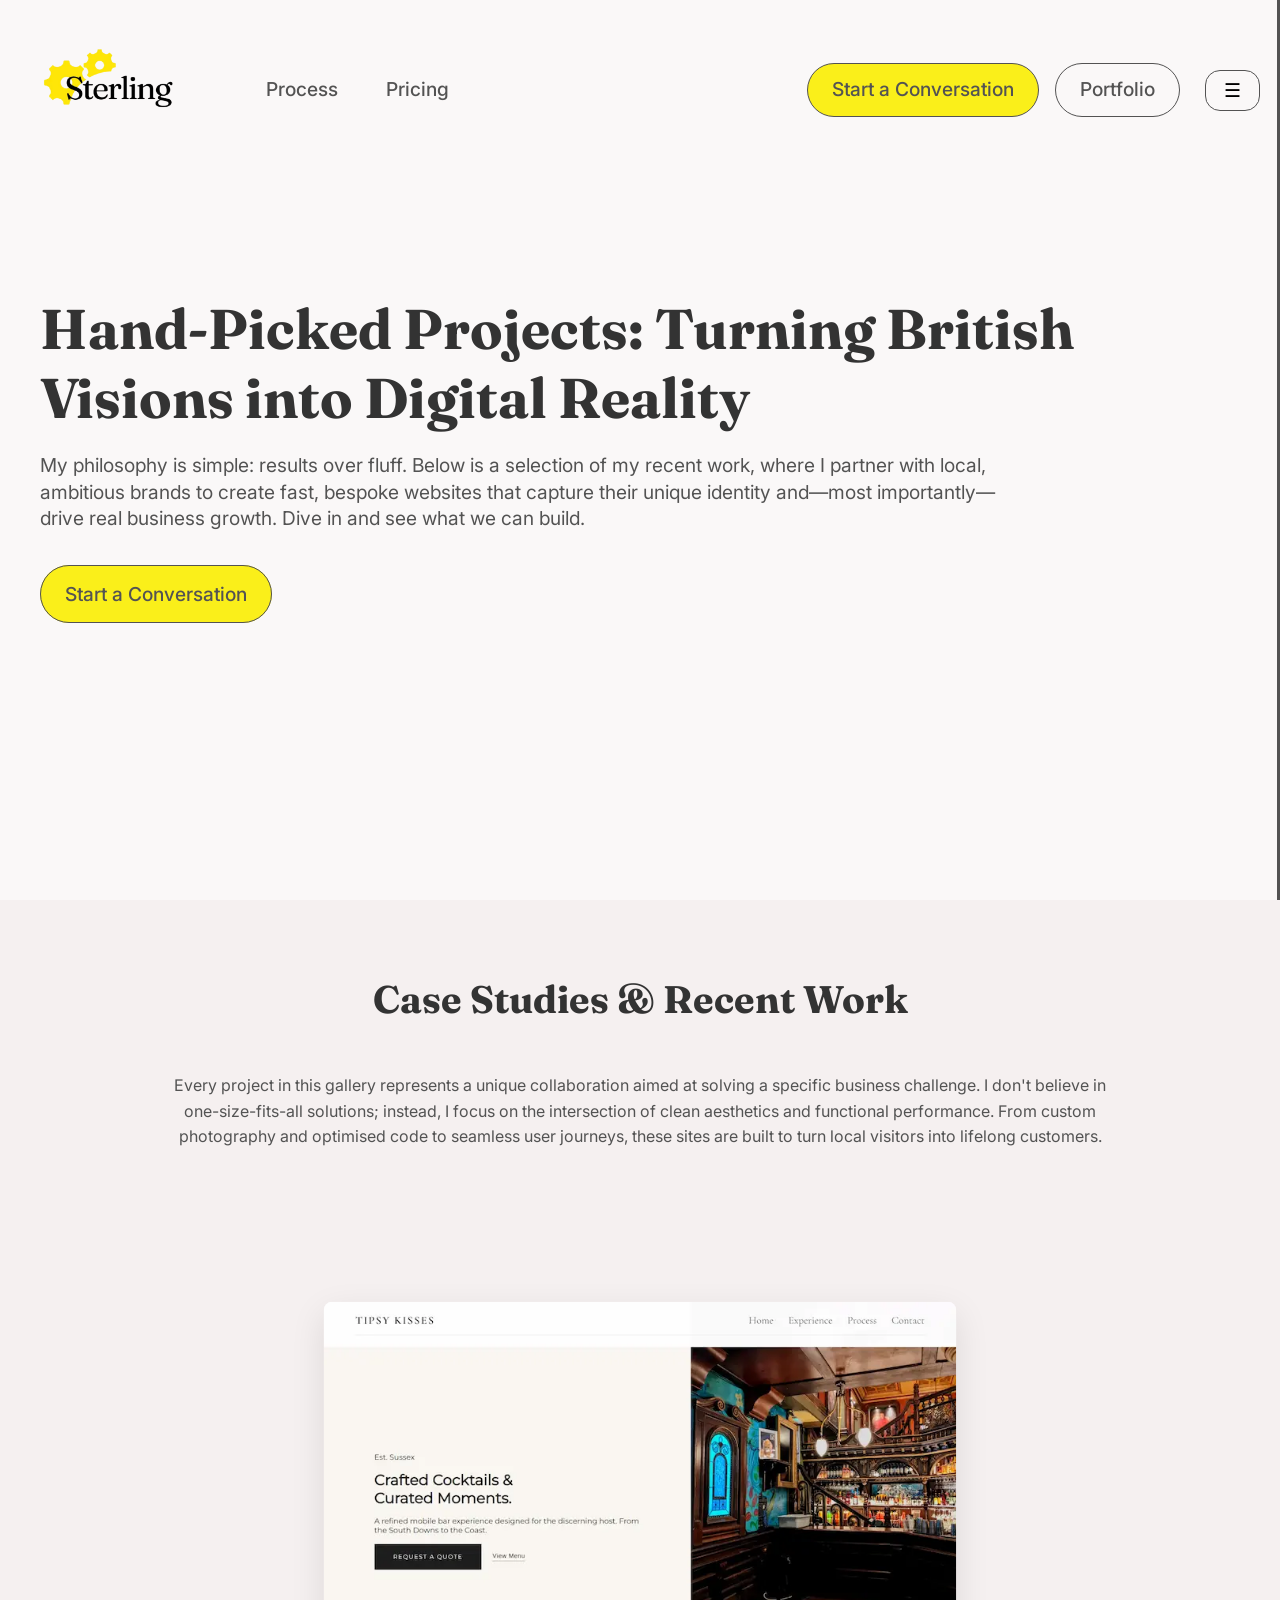
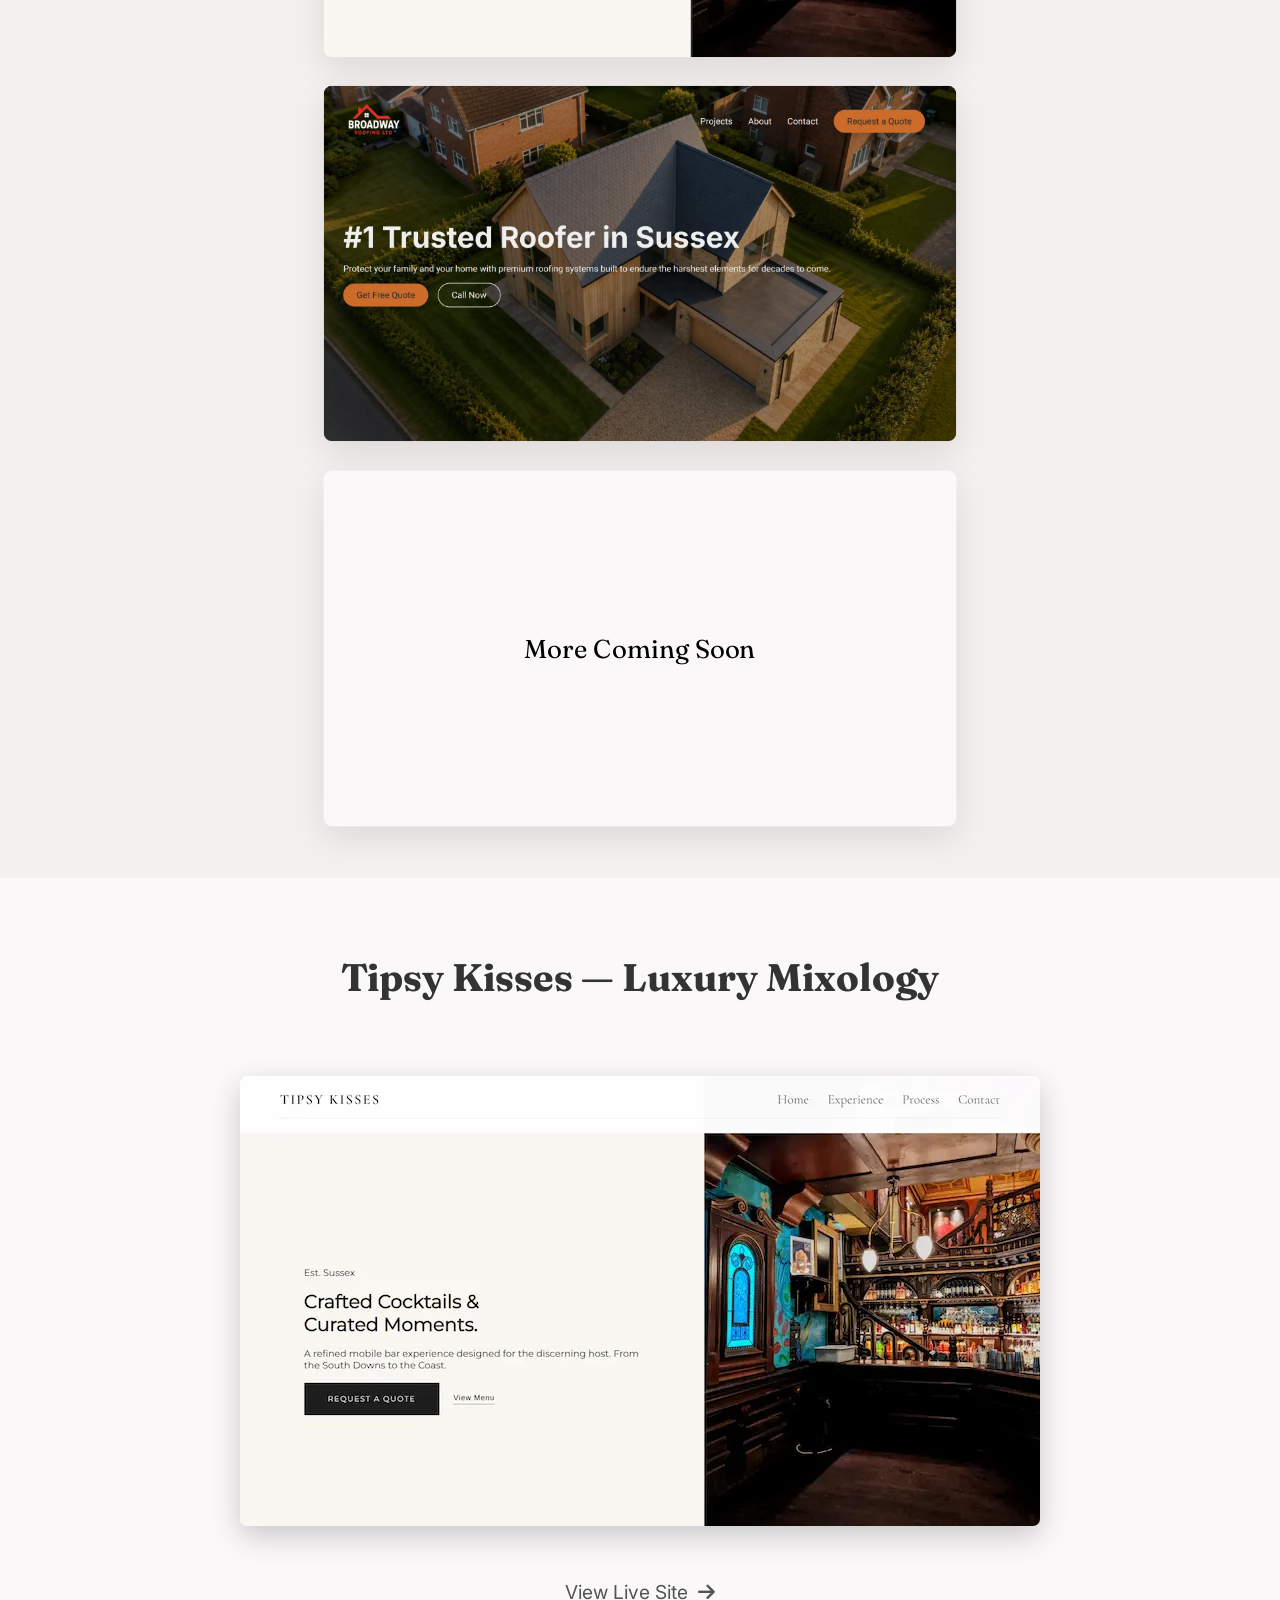
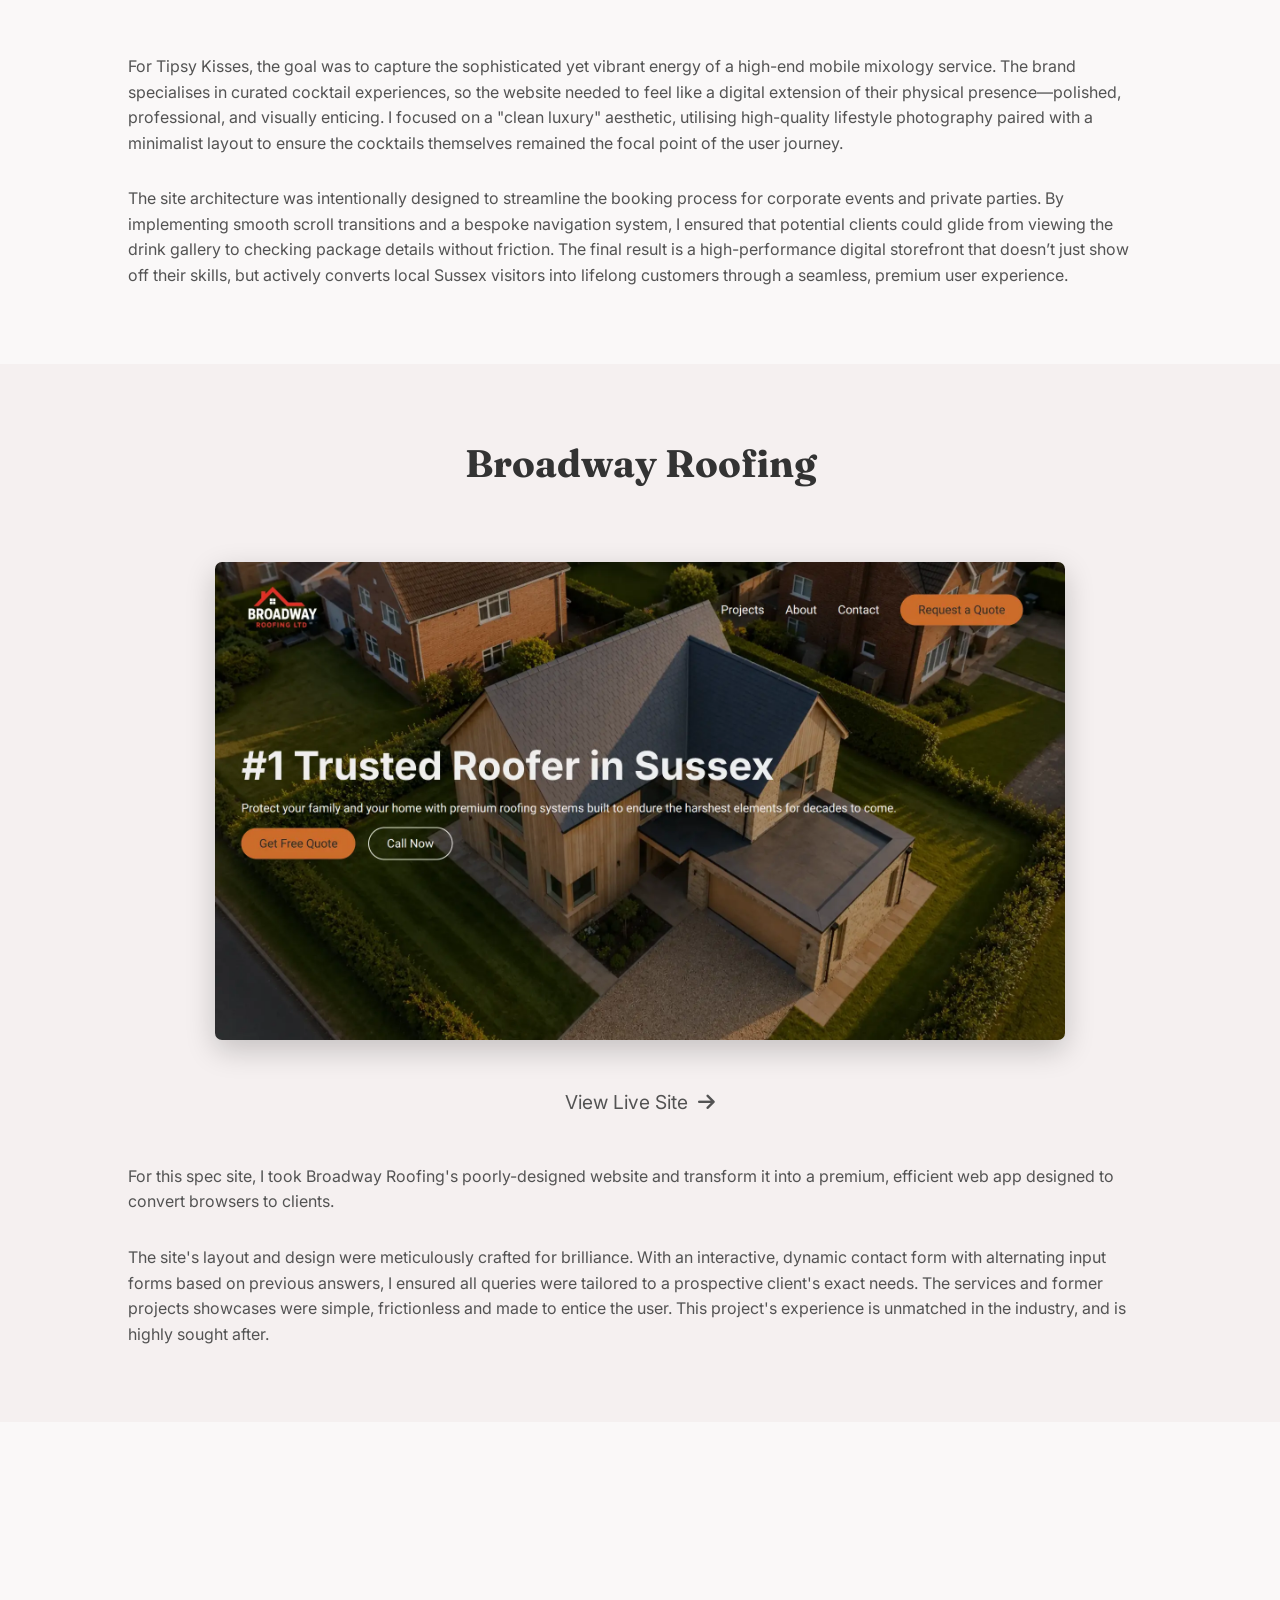
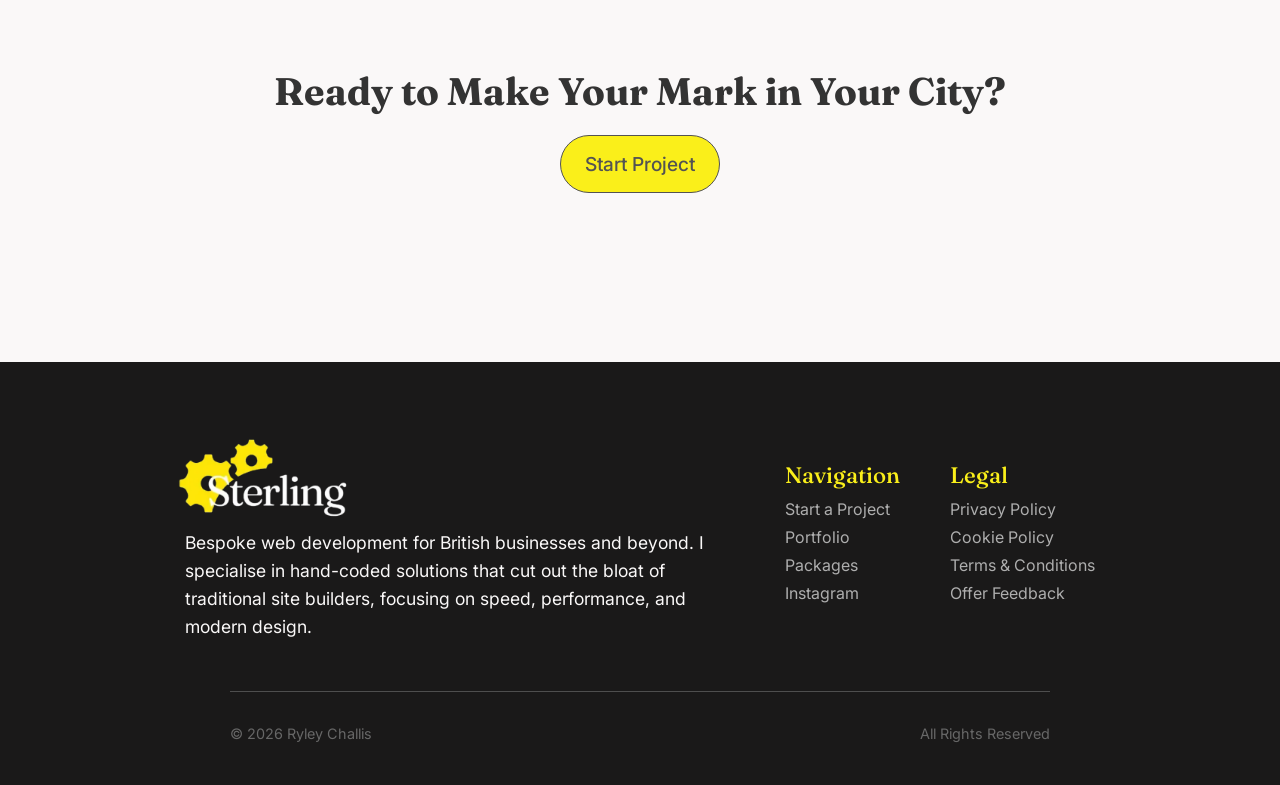
<file: portfolio.html>
<!DOCTYPE html>
<html lang="en">
<head>
    <meta charset="UTF-8">
    <meta name="viewport" content="width=device-width, initial-scale=1.0">
    <title>My Work | Bespoke Web Design Showcase Sussex - Sterling Web Development</title>
    
    <meta name="description" content="Browse a collection of bespoke, high-performance websites built for British businesses. See how premium hand-coded development delivers unmatched speed.">
    <link rel="preconnect" href="https://fonts.googleapis.com">
    <link rel="preconnect" href="https://fonts.gstatic.com" crossorigin>
    <link href="https://fonts.googleapis.com/css2?family=Fraunces:ital,opsz,wght@0,9..144,100..900;1,9..144,100..900&family=Inter:ital,opsz,wght@0,14..32,100..900;1,14..32,100..900&display=swap" rel="stylesheet">
    <link rel="stylesheet" href="https://cdnjs.cloudflare.com/ajax/libs/font-awesome/6.5.1/css/all.min.css">

    <meta property="og:type" content="website">
    <meta property="og:url" content="https://ryleychallis.github.io/Portfolio/">
    <meta property="og:title" content="My Work | Bespoke Web Design Showcase Sussex - Sterling Web Development">
    <meta property="og:description" content="Bespoke, high-performance websites for British businesses. Focusing on speed, performance, and modern design.">
    <meta property="og:image" content="https://ryleychallis.github.io/Portfolio/css/img/opengraph.webp">

    <meta property="twitter:card" content="summary_large_image">
    <meta property="twitter:url" content="https://ryleychallis.github.io/Portfolio/">
    <meta property="twitter:title" content="My Work | Bespoke Web Design Showcase Sussex - Sterling Web Development">
    <meta property="twitter:description" content="Bespoke, high-performance websites for British businesses. Focusing on speed, performance, and modern design.">
    <meta property="twitter:image" content="https://ryleychallis.github.io/css/Portfolio/img/opengraph.webp">

    <link rel="icon" type="image/x-icon" href="css/img/favicon.svg">

    <link rel="stylesheet" href="css/portfolio.css">

    <style>
        nav {
            position: absolute;
            background-color: transparent;
            min-height: 14vh;
            height: 20vh;

            padding: 20px 40px 20px 10px;
            margin: 0 auto;
            justify-content: center !important;

            display: flex;
            align-items: center !important;
            box-sizing: border-box;
            width: 100%;

            z-index: 9999;
        }

        nav .logo img {
            max-width: 200px;
            margin: 0;
            padding: 0;
        }

        .nav-links {
            display: flex;
            flex-direction: row;
            justify-content: space-between;
            align-items: center !important;
            width: 100%;
            margin: 0;
        }

        .nav-links li {
            list-style: none;
        }

        .nav-links a {
            text-decoration: none;
            color: var(--text-main);
            font-weight: 500;

            font-size: var(--fs-p);
            font-family: var(--ff-body);
            padding: 14px 16px;
            border-radius: 50px;

            position: relative;
            transition: all 0.3s ease;
            line-height: 1 !important;
            display: flex;
            align-items: center !important;
        }

        .nav-links a:hover {
            background-color: #e6e6e6;
        }

        .nav-links a.active {
            background-color: #e6e6e6;
        }

        .nav-links-first {
            display: flex;
            gap: 1rem;
            margin: 0;
        }

        .nav-links-second {
            display: flex;
            gap: 1rem;
            margin-left: auto;
            margin-right: 60px;
            align-items: center;
        }

        .openbtn:hover {
            box-shadow: 0 5px 0 0 var(--text-main);
        }

        #mySidebar {
            display: flex !important;
            flex-direction: column !important;
            justify-content: space-between !important;

            height: 100% !important;
            width: 0;
            position: fixed;
            z-index: 10000;
            top: 0;
            right: 0;
            background-color: var(--main-white);
            border-left: 3px solid var(--text-main);
            overflow: hidden;
            transition: all 0.6s;
            padding: 60px 0 30px 0;
        }

        .sidebar-links {
            display: flex;
            flex-direction: column;
            flex-grow: 1 !important;
            justify-content: flex-start !important;
            align-items: flex-start;

            padding: 0 20px 0 32px;
            margin: 0;

            overflow: hidden;
            z-index: 1000;
            max-width: 90% !important;
        }

        .sidebar-links a:nth-child(5) {
            margin-bottom: 75px;
        }

        .sidebar-links h3 {
            color: #888;
            padding: 20px 8px 0 0;
            margin: 0;
            font-family: var(--ff-body);
            font-size: var(--fs-p);
            letter-spacing: 2px;
        }

        .sidebar a {
            font-family: var(--ff-header);
            font-size: var(--fs-h4);
            font-weight: 500;

            color: var(--text-main);
            text-decoration: none;
            padding: 16px 0 !important;
            text-align: left; 
            
            width: 100%;
            display: block;
            transition: all 0.3s ease;
            border-radius: 7px;
        }

        .sidebar .dropdown-btn {
            font-family: var(--ff-header);
            font-size: var(--fs-h4);
            font-weight: 500;
            width: 100%;
            color: var(--text-main);
            text-decoration: none;
            
            padding: 16px 20px; 
            
            display: flex;
            justify-content: flex-start;
            align-items: center;
            
            gap: 12px; 
            
            border-radius: 7px;
            transition: all 0.3s ease;
            box-sizing: border-box; /* Crucial to keep width at 100% with padding */
        }

        .dropdown-btn:hover {
            background-color: #efefef;
        }

        .sidebar a:hover {
            background-color: #efefef;
            
        }

        .sidebar .odd-link {
            padding: 0;
            text-decoration: none;
            color: inherit;
        }

        .sidebar span i {
            border-radius: 7px;
            margin: 0;
            padding: 0;
            transition: all 0.3s ease;
            background-color: transparent;
        }

        .sidebar .closebtn {
            display: flex;
            padding: 12px 20px !important;
            cursor: pointer;
            border: none;
            background: transparent;

            font-size: var(--fs-h3);

            margin-left: auto !important;
            margin-bottom: auto;
            margin-right: 20px;
            width: fit-content !important;
        }

        .openbtn {
            font-size: var(--fs-p);
            cursor: pointer;

            background-color: var(--main-white);
            border: 1.8px solid var(--text-main);
            padding: 8px 18px;
            margin: 0 !important;
            position: fixed;
            right: 20px;
            z-index: 1000;
            border-radius: 15px;

            transition: all 0.3s ease;
            display: inline-flex !important;
            align-items: center !important;
        }

        .openbtn:hover {
            background-color: #efefef;
        }

        .sidebar-footer {
            display: flex;
            flex-direction: column;
            flex-shrink: 0 !important;
            padding: 20px 40px 0;

            justify-content: center;
            margin: 0 auto;
            gap: 15px;
            width: 100% !important;
        }

        .footer-logo {
            display: flex;
            margin: 0 auto;
            justify-content: center;
            width: 100%;
        }

        .footer-logo img {
            display: block;
            max-width: 200px;
            margin: 0 auto;
            padding: 0;
        }

        .sidebar-footer p {
            font-family: var(--ff-header);
            font-size: var(--fs-p);
            color: #666;
            margin: 0;
            white-space: nowrap;
        }

        #sidebarOverlay {
            position: fixed;
            opacity: 0;
            width: 100vw;
            height: 100vh;
            top: 0;
            left: 0;
            right: 0;
            bottom: 0;
            background-color: rgba(0,0,0,0.7);
            pointer-events: none;
            z-index: 10000;
            border-radius: 0 !important;
        }

        .dropdown-btn {
            padding: 0 !important;
            text-decoration: none;
            font-size: 1.1rem;
            color: var(--text-main);
            display: flex;
            align-items: center !important;
            justify-content: space-between !important;
            width: 100%;

            border: none;
            background: none;
            width: fit-content;
            text-align: left;
            cursor: pointer;
            font-family: var(--ff-body);
            transition: 0.3s;
        }

        .sidebar .arrow-trigger {
            display: inline-flex;
            align-items: center;
            cursor: pointer;
        }

        .arrow-trigger i {
            transition: transform 0.3s ease;
        }

        .dropdown-content {
            max-height: 0;
            overflow: hidden;
            opacity: 0;
            visibility: hidden;
            transition: max-height 0.4s ease, opacity 0.3s ease, visibility 0.3s;
            
            padding-left: 32px;
        }

        .dropdown-content a {
            font-family: var(--ff-body) !important;
            font-size: 1.1rem !important;
            font-style: italic;
            font-weight: 400 !important;
            color: #666 !important;
            padding: 12px !important;
            margin-bottom: 5px !important;
            transition: all 0.3s ease;
        }

        .dropdown-content a:hover {
            background-color: #efefef !important;
            transform: translateX(5px);
        }

        .dropdown-content a:last-child {
            font-style: normal;
            font-weight: 600 !important;
            margin-top: 10px;
        }

        .dropdown-content.show {
            max-height: 300px;
            opacity: 1;
            visibility: visible;
            padding-bottom: 20px;
        }

        .sidebar .btn-primary {
            width: 100%;
            display: flex;
            margin: 0 auto;
            justify-content: center;
            border-radius: 50px;
            font-size: 22px;
            font-family: var(--ff-body);
        }
    </style>
    <style>
        .btn-primary {
            background-color: var(--main-yellow);
            color: var(--text-main);
            padding: 16px 24px !important;

            border: 1.8px solid var(--text-main);
            border-radius: 50px;
            text-decoration: none;

            font-size: var(--fs-p);
            font-family: var(--ff-body);
            font-weight: 500;

            transition: all 0.2s ease;
            cursor: pointer;
            white-space: nowrap !important;
            text-align: center;
        }

        nav .btn-primary:hover {
            background-color: var(--main-yellow);
            box-shadow: 0 5px 0 0 var(--text-main);
        }

        .btn-primary:hover {
            filter: brightness(90%);
        }

        .package-actions .btn-primary {
            width: 100%;
        }

        .package-card .btn-primary {
            display: inline-block;
            margin-top: auto;
            transition: all 0.3s ease;
            cursor: pointer;
        }

        .package-card .btn-primary:hover {
            filter: brightness(90%);
        }

        #packages .learn-more-btn {
            width: fit-content;
            margin: 0 auto;
        }

        #about .btn-primary {
            margin: 75px 0;
        }

        .nav-links-second .cta-two {
            position: relative;
            overflow: hidden;
            align-items: flex-start;
        
            background-color: var(--main-white);
            color: var(--text-main);
            
            padding: 16px 24px !important;
            border: 1.8px solid var(--text-main);
            border-radius: 50px;
            font-size: var(--fs-p);
            
            text-decoration: none;
            font-weight: 500;
            transition: all 0.3s ease;
            margin: 0 !important;
        }

        .nav-links-second .cta-two:hover {
            box-shadow: 0 5px 0 0 var(--text-main);
            filter: brightness(95%) !important;
        }

        .btn-secondary {
            background: transparent;
            color: var(--text-main);
            font-size: var(--fs-p);
            font-family: var(--ff-body);

            text-decoration: none;
            transition: all 0.3s ease;
            white-space: nowrap;
        }

        .btn-secondary i {
            margin-left: 10px;
        }
    </style>
    <link rel="stylesheet" href="css/query.css">
</head>
<body>
    <div id="sidebarOverlay" class="overlay" onclick="closeNav()"></div>
    <header>
        <div id="mySidebar" class="sidebar">
        <button class="closebtn" onclick="closeNav()" aria-label="Close Navigation">&times;</button>
        
        <div class="sidebar-links">
            <h3>Navigation</h3>
                <a href="index.html">Home</a>
                <a href="index.htmlindex.html">Pricing</a>
                <div class="dropdown-container">
                    <div class="dropdown-btn">
                        <a class="odd-link" href="portfolio.html" style="text-decoration: none; color: inherit; flex-grow: 1;">Portfolio</a>
                        
                        <span class="arrow-trigger" onclick="toggleDropdown(event)" style="cursor: pointer; padding-left: 15px;">
                            <i class="fa-solid fa-chevron-right dropdown-arrow"></i>
                        </span>
                    </div>

                    <div id="sidebarDropdown" class="dropdown-content">
                        <a href="portfolio.html#tipsy">Tipsy Kisses</a>
                        <a href="portfolio.html">See All Projects</a>
                    </div>
                </div>
                <a href="index.html#about">About</a>
            </div>    
            
        <div class="sidebar-footer">
            <div class="footer-logo">
                <img src="css/img/sterling.webp" alt="Sterling Web Development logo" loading="lazy">
            </div>
                <a class="btn-primary" href="booking.html">Start Project</a>
            </div>
        </div>

        <nav class="navbar">
            <button class="openbtn" onclick="openNav()">&#9776;</button>
            <a class="logo" href="index.html">
                <picture>
                    <source srcset="css/img/sterling.webp" type="image/webp">
                    <img src="css/img/sterling.png" alt="Sterling web development logo">
                </picture>
            </a>
            <div class="nav-links">
                <ul class="nav-links-first">
                    <li><a href="index.html#process">Process</a></li>
                    <li><a href="index.htmlindex.html">Pricing</a></li>
                </ul>
                <ul class="nav-links-second">
                    <li><a href="mailto:ryley.challis@outlook.com?subject=General Inquiry - Let's Work Together" class="btn-primary target="_blank">Start a Conversation</a></li>
                    <li><a class="cta-two desktop-only" href="portfolio.html">Portfolio</a></li>
                </ul>
            </div>
        </nav>
    </header>
    
    <main class="portfolio-page">
        <section id="hero">
            <div class="header-content">
                <h1>Hand-Picked Projects: Turning British Visions into Digital Reality</h1>
                <p class="desktop-only">My philosophy is simple: results over fluff. Below is a selection of my recent work, where I partner with local, ambitious brands to create fast, bespoke websites that capture their unique identity and—most importantly—drive real business growth. Dive in and see what we can build.</p>
                <p class="mobile-only">Every project represents a unique collaboration focused on aesthetics and functional performance. These sites are built to turn visitors into customers.</p>
                
                <a href="booking.html" class="btn-primary" target="_blank">Start a Conversation</a>
            </div>
        </section>

        <section id="gallery">
            <div class="container">
                <h2>Case Studies & Recent Work</h2>
                <p class="lead desktop-only">Every project in this gallery represents a unique collaboration aimed at solving a specific business challenge. I don't believe in one-size-fits-all solutions; instead, I focus on the intersection of clean aesthetics and functional performance. From custom photography and optimised code to seamless user journeys, these sites are built to turn local visitors into lifelong customers.</p>
                <p class="mobile-only">Every project in this gallery represents a unique collaboration aimed at solving a specific business challenge. I don't believe in one-size-fits-all solutions; instead, I focus on the intersection of clean aesthetics and functional performance.</p>
                <div class="gallery-container">
                    <a class="gallery-item" href="#tipsy">
                        <picture>
                        <source srcset="css/img/tipsy-mobile.webp" media="(max-width: 768px)">
                        
                        <img src="css/img/tipsy-mobile.webp" alt="Tipsy Kisses Mobile Bar" class="hero-img" fetchpriority="high" loading="lazy">
                    </picture>
                        <div class="overlay">
                            <h3>Jump to Section</h3>
                        </div>
                    </a>
                    <a class="gallery-item" href="#broadway">
                        <picture>
                        <source srcset="css/img/broadway.webp" media="(max-width: 768px)">
                        
                        <img src="css/img/broadway.webp" alt="Broadway Roofing LTD" class="hero-img" fetchpriority="high" loading="lazy">
                    </picture>
                        <div class="overlay">
                            <h3>Jump to Section</h3>
                        </div>
                    </a>
                    <a class="gallery-item">
                        <div class="soon">More Coming Soon</div>
                    </a>
                </div>
            </div>
        </section>

        <section id="tipsy">
            <h2>Tipsy Kisses — Luxury Mixology</h2>
            <div class="container">
                <div class="project-image">
                    <picture>
                        <source srcset="css/img/tipsy-mobile.webp" media="(max-width: 768px)">
                        
                        <img src="css/img/tipsy-mobile.webp" alt="Tipsy Kisses Mobile Bar" class="hero-img" fetchpriority="high" loading="lazy">
                    </picture>
                </div>
                <a class="btn-secondary" href="https://ryleychallis.github.io/tipsy-kisses/" target="_blank">View Live Site<i class="fa-solid fa-arrow-right"></i></a>
                <div class="project-info">
                    <p>For Tipsy Kisses, the goal was to capture the sophisticated yet vibrant energy of a high-end mobile mixology service. The brand specialises in curated cocktail experiences, so the website needed to feel like a digital extension of their physical presence—polished, professional, and visually enticing. I focused on a "clean luxury" aesthetic, utilising high-quality lifestyle photography paired with a minimalist layout to ensure the cocktails themselves remained the focal point of the user journey.</p>
                    <p>The site architecture was intentionally designed to streamline the booking process for corporate events and private parties. By implementing smooth scroll transitions and a bespoke navigation system, I ensured that potential clients could glide from viewing the drink gallery to checking package details without friction. The final result is a high-performance digital storefront that doesn’t just show off their skills, but actively converts local Sussex visitors into lifelong customers through a seamless, premium user experience.</p>
                </div>
            </div>
        </section>

        <section id="broadway">
            <h2>Broadway Roofing</h2>
            <div class="container">
                <div class="project-image">
                    <img src="css/img/broadway.webp" alt="Professional Web Development Services" class="hero-img" fetchpriority="high" loading="lazy">
                </div>
                <a class="btn-secondary" href="https://ryleychallis.github.io/broadway-roofing-ltd/" target="_blank">View Live Site<i class="fa-solid fa-arrow-right"></i></a>
                <div class="project-info">
                    <p>For this spec site, I took Broadway Roofing's poorly-designed website and transform it into a premium, efficient web app designed to convert browsers to clients.</p>
                    <p>The site's layout and design were meticulously crafted for brilliance. With an interactive, dynamic contact form with alternating input forms based on previous answers, I ensured all queries were tailored to a prospective client's exact needs. The services and former projects showcases were simple, frictionless and made to entice the user. This project's experience is unmatched in the industry, and is highly sought after.</p>
                </div>
            </div>
        </section>

        <section id="final" style="min-height: 60vh;">
            <h2 style="padding-bottom: 20px;">Ready to Make Your Mark in Your City?</h2>
            <a class="btn-primary" href="booking.html">Start Project</a>
        </section>
    </main>

   <footer class="footer">
        <div class="container">
            <div class="footer-container">
                <div class="intro">
                    <h2>
                        <picture>
                            <source srcset="css/img/sterling-footer.webp" type="image/webp">
                            <img src="css/img/sterling-footer.png" alt="Sterling web development logo" loading="lazy">
                        </picture>
                    </h2>
                    <p>Bespoke web development for British businesses and beyond. I specialise in hand-coded solutions that cut out the bloat of traditional site builders, focusing on speed, performance, and modern design.</p>
                </div>
                <div class="footer-links">
                    <div class="footer-col">
                        <h3>Navigation</h3>
                        <ul>
                            <li><a href="booking.html">Start a Project</a></li>
                            <li><a href="portfolio.html">Portfolio</a></li>
                            <li><a href="#packages">Packages</a></li>
                            <li><a href="https://instagram.com/ryley.challis" target="_blank" rel="noopener">Instagram</a></li>
                        </ul>
                    </div>
                    <div class="footer-col">
                        <h3>Legal</h3>
                        <ul>
                            <li><a href="legal.html#privacy">Privacy Policy</a></li>
                            <li><a href="legal.html#cookies">Cookie Policy</a></li>
                            <li><a href="legal.html#terms">Terms & Conditions</a></li>
                            <li><a href="mailto:ryley.challis@outlook.com">Offer Feedback</a></li>
                        </ul>
                    </div>
                </div>
            </div>
            <div class="footer-bottom">
                <p>&copy; 2026 Ryley Challis</p>
                <p>All Rights Reserved</p>
            </div>
        </div>
    </footer>
    <div id="project-popup" class="popup-overlay">
        <div class="popup-content">
            <h3>Project Start-Up</h3>
            <p><span>Please note:</span> To secure your slot, a <strong>50% non-refundable booking deposit</strong> is required before work commences.</p>
            
            <div class="popup-buttons">
                <button onclick="closePopup()" class="cta-two">Cancel</button>
            
                <a class="btn-primary" href="booking.html">
                I Understand - Proceed
            </a>
            </div>
        </div>
    </div>
    <script src="css/script.js"></script>
</body>
</html>
</file>
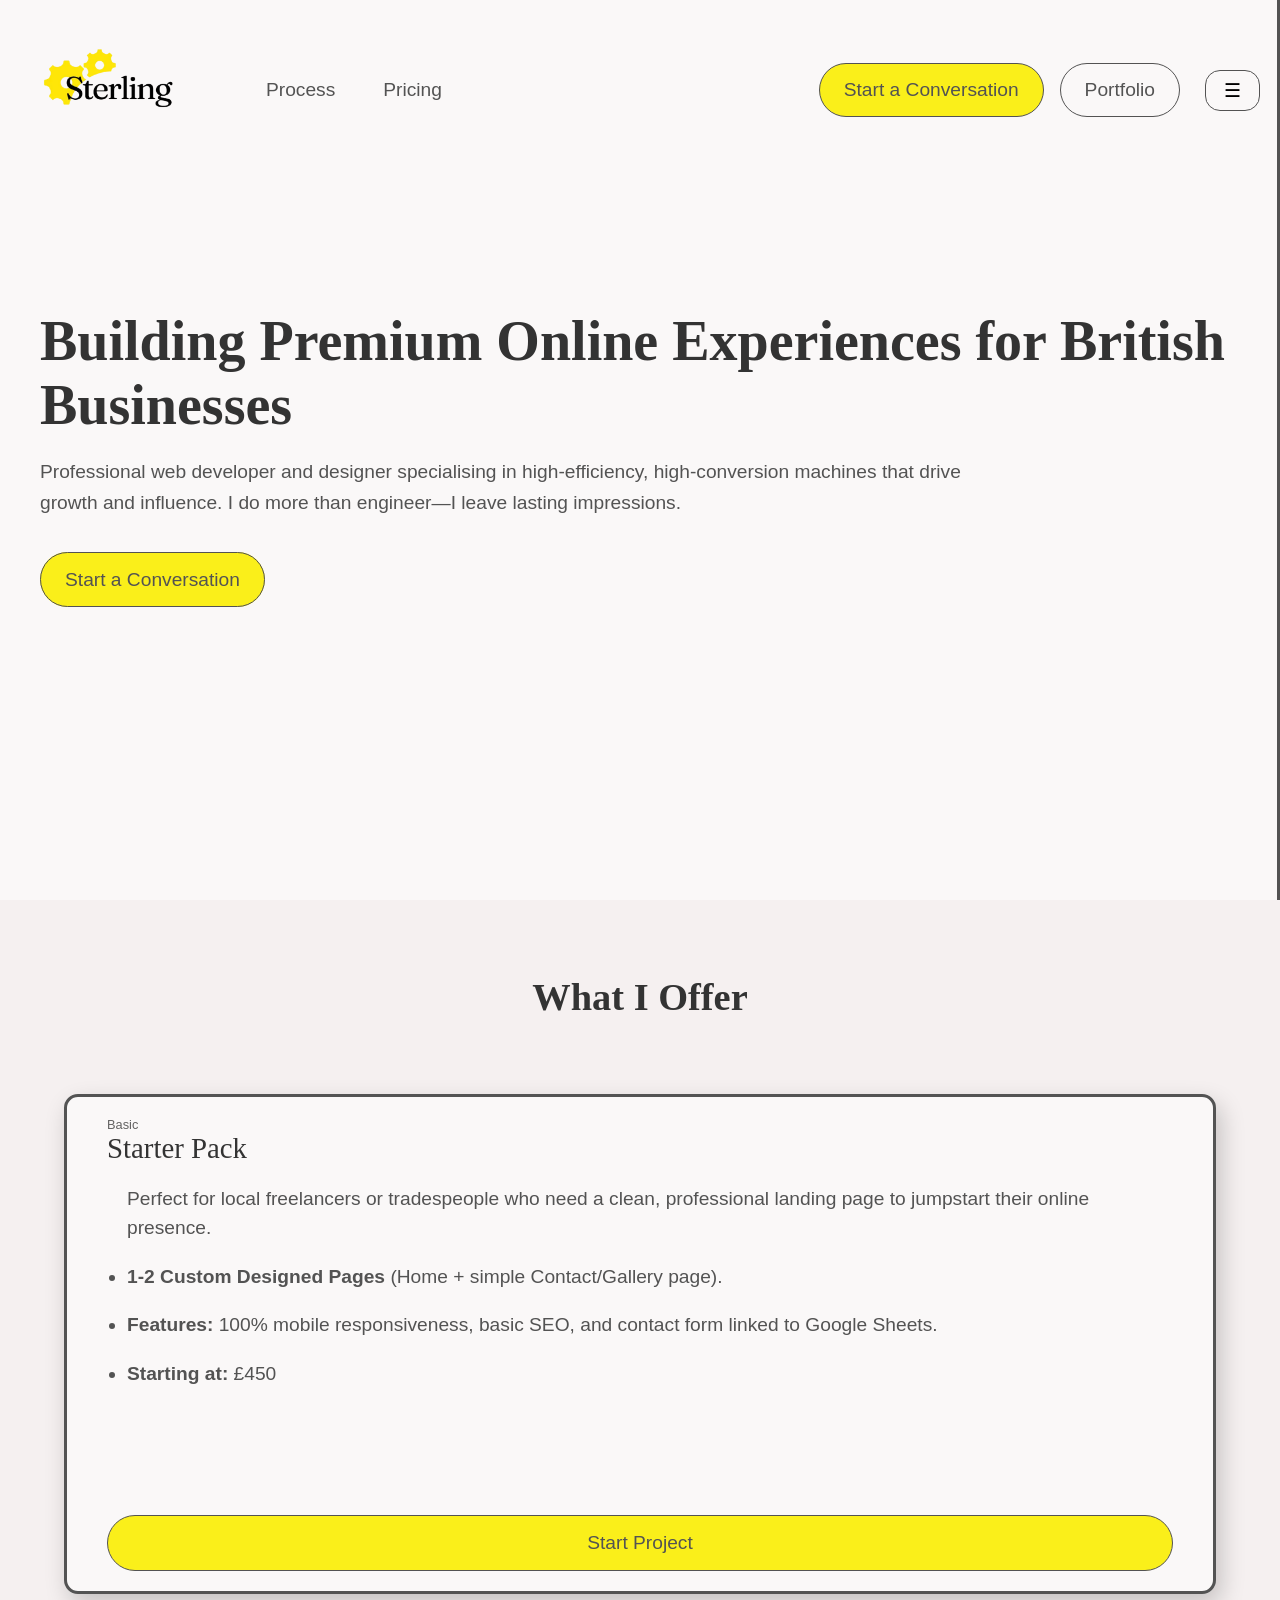
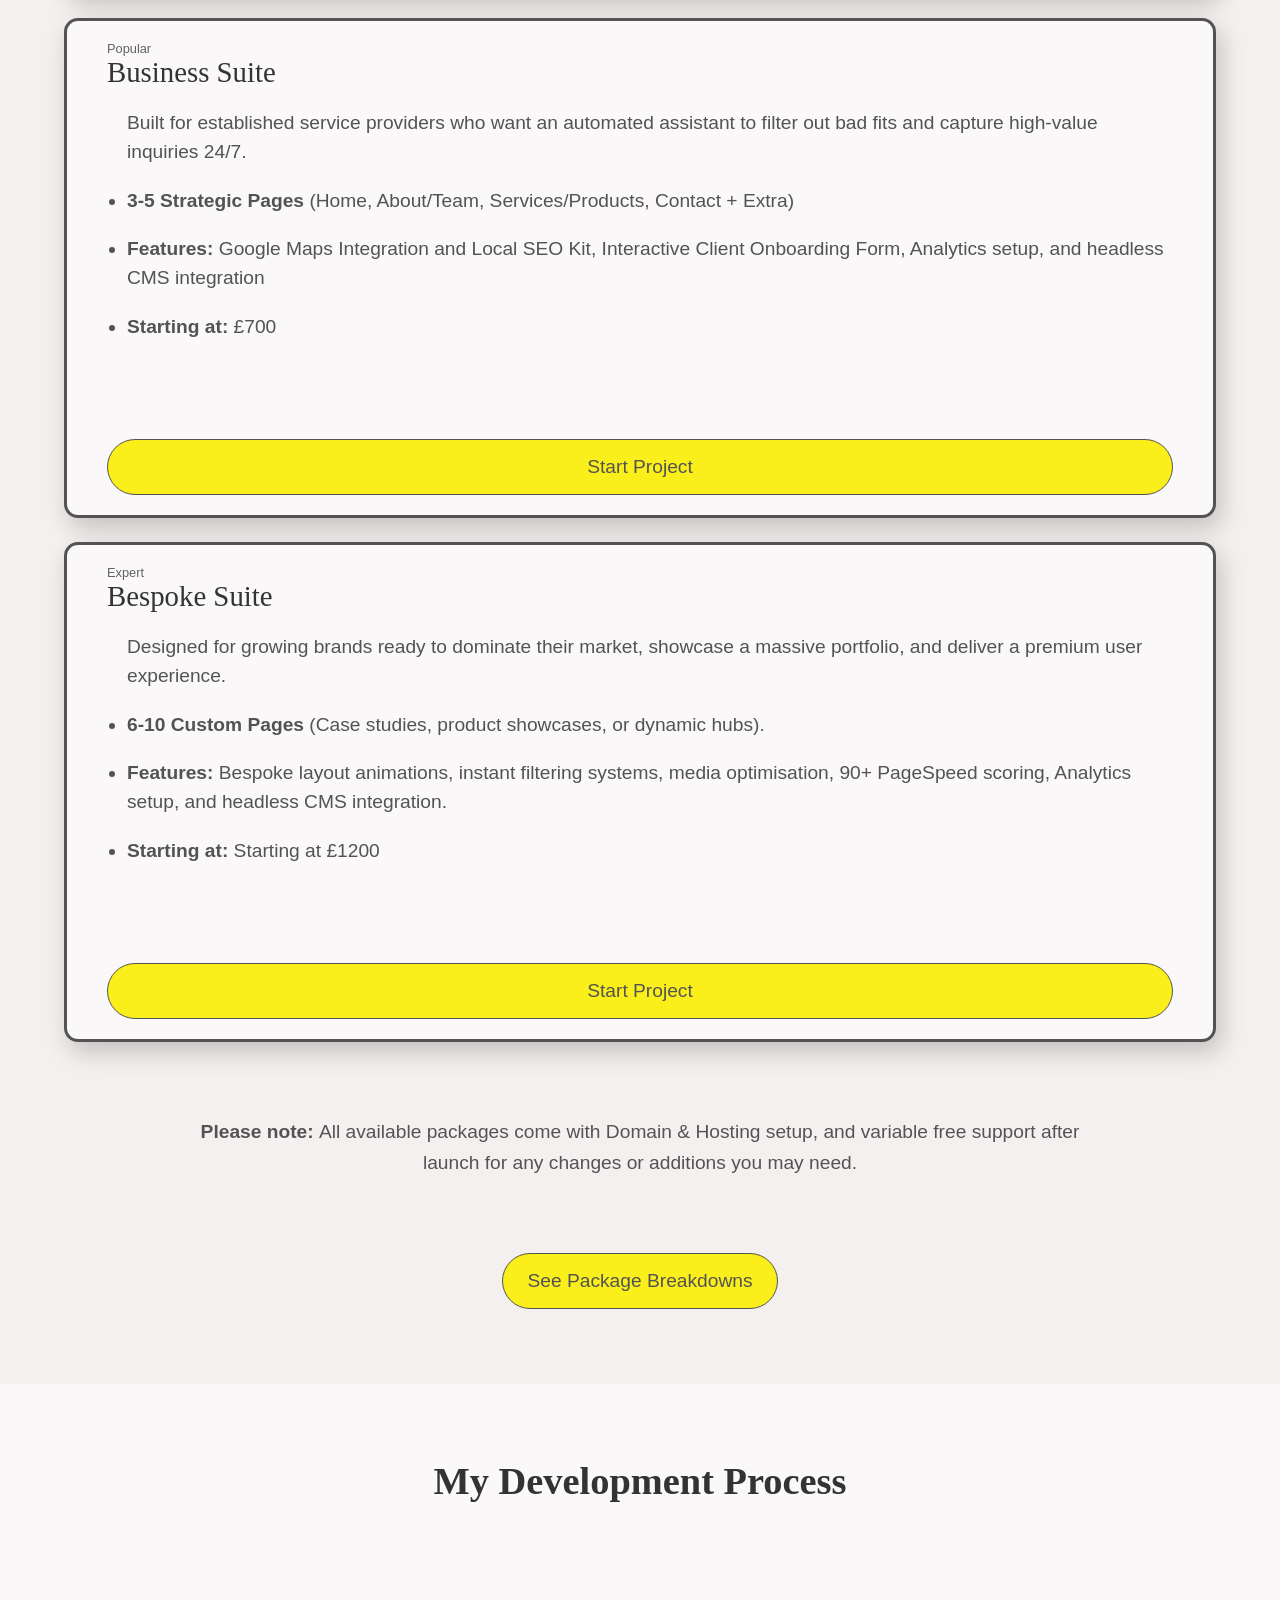
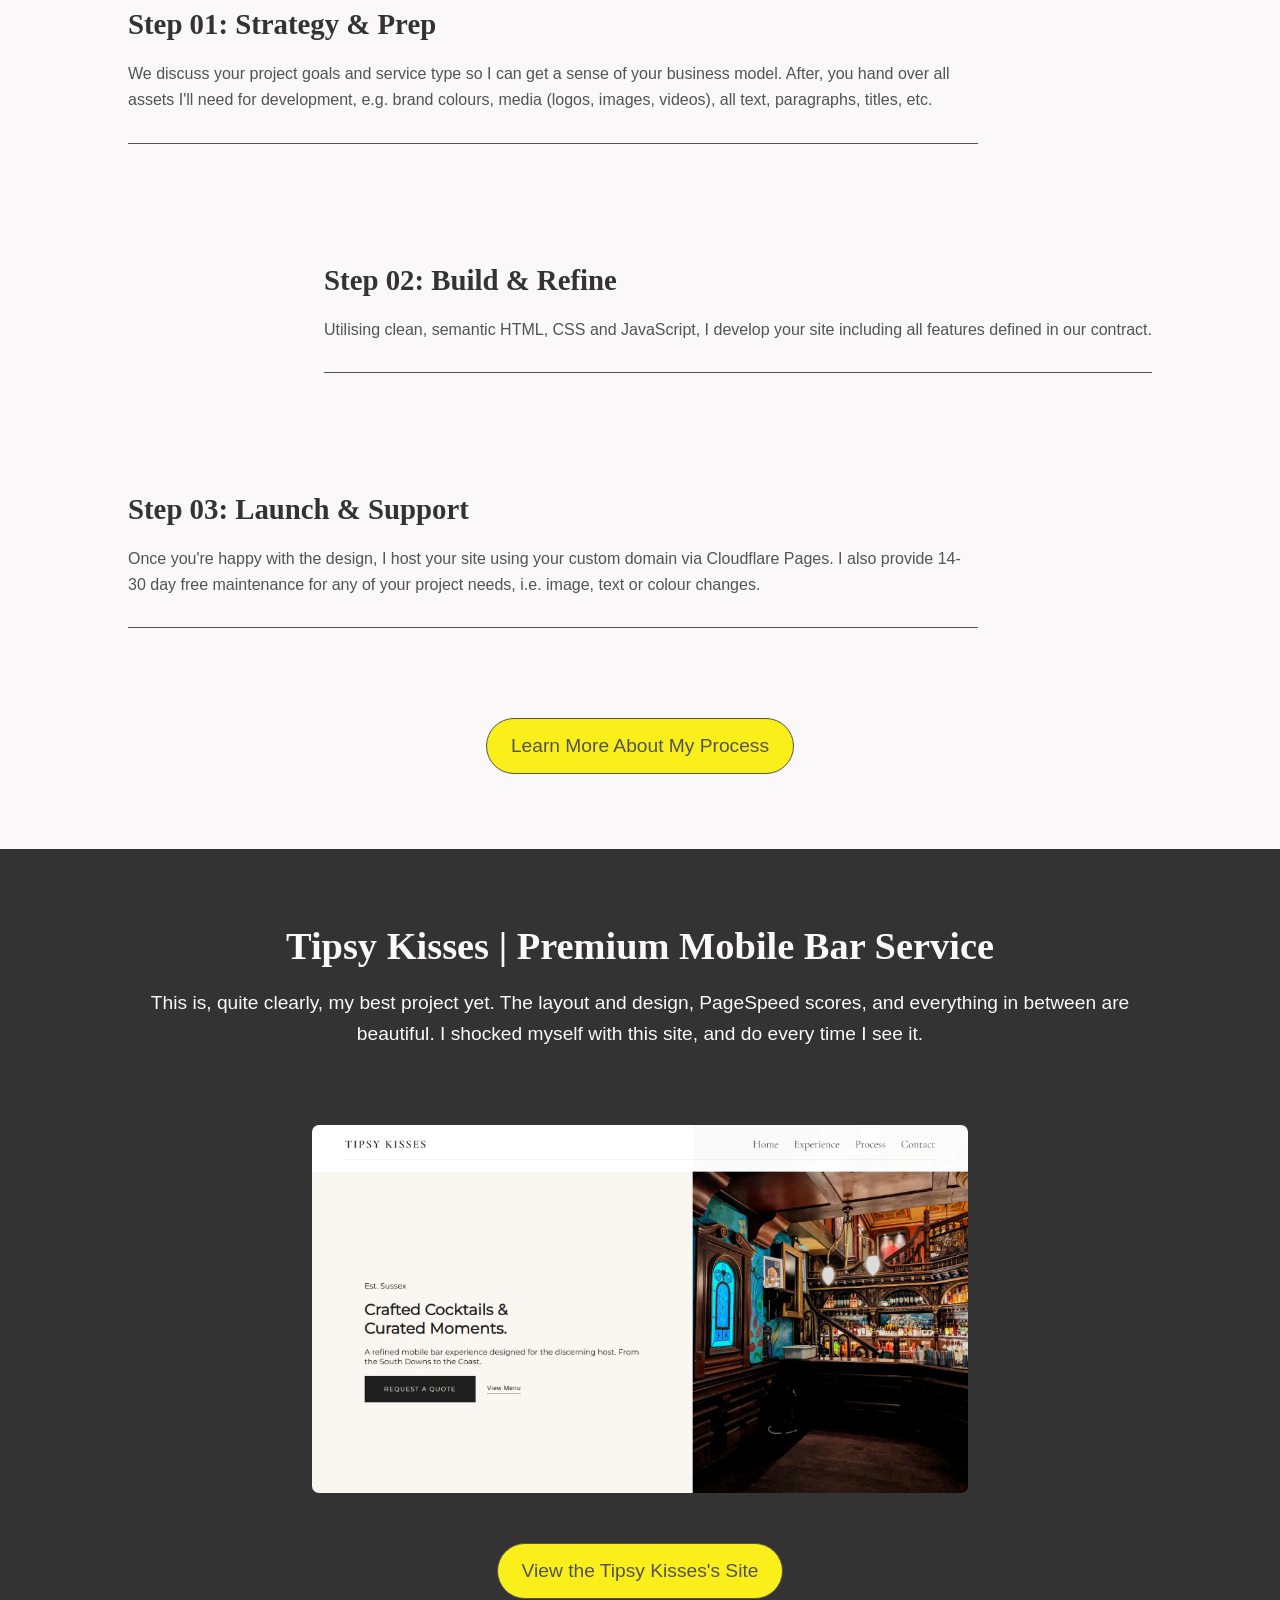
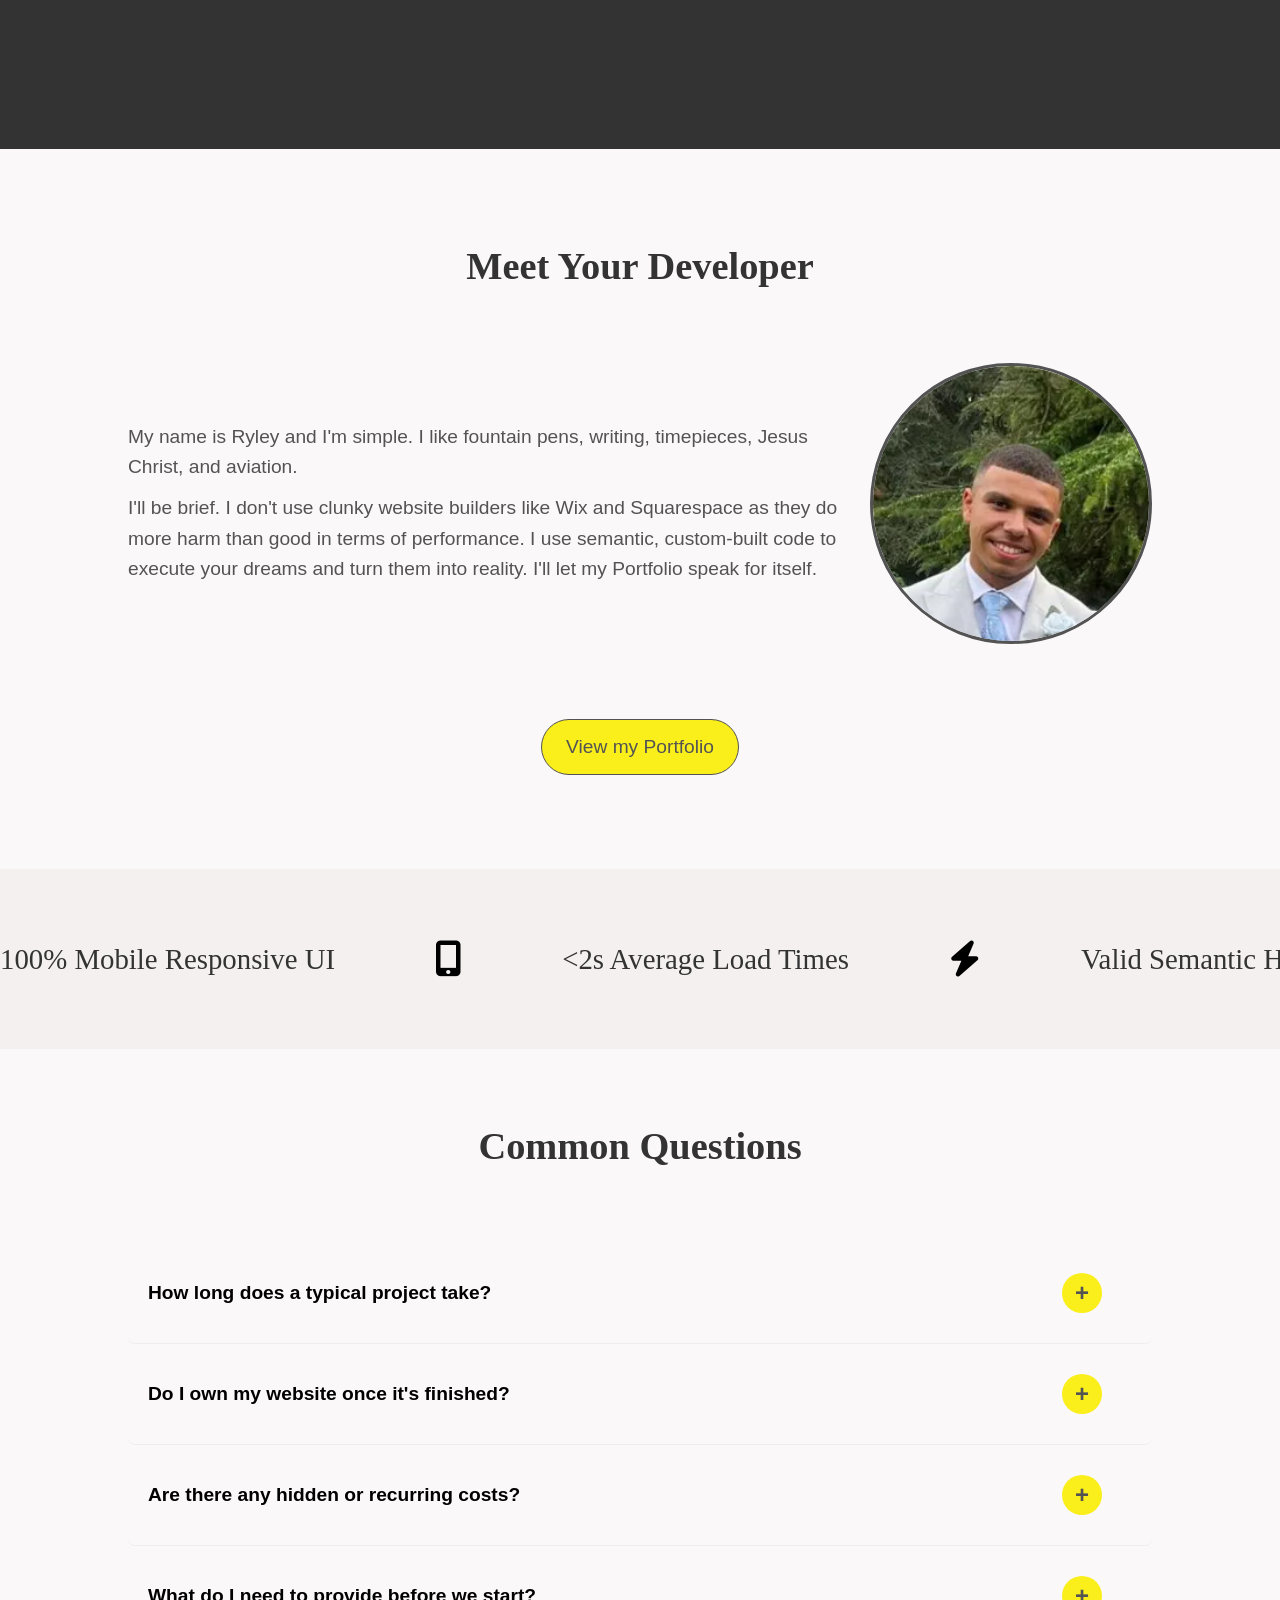
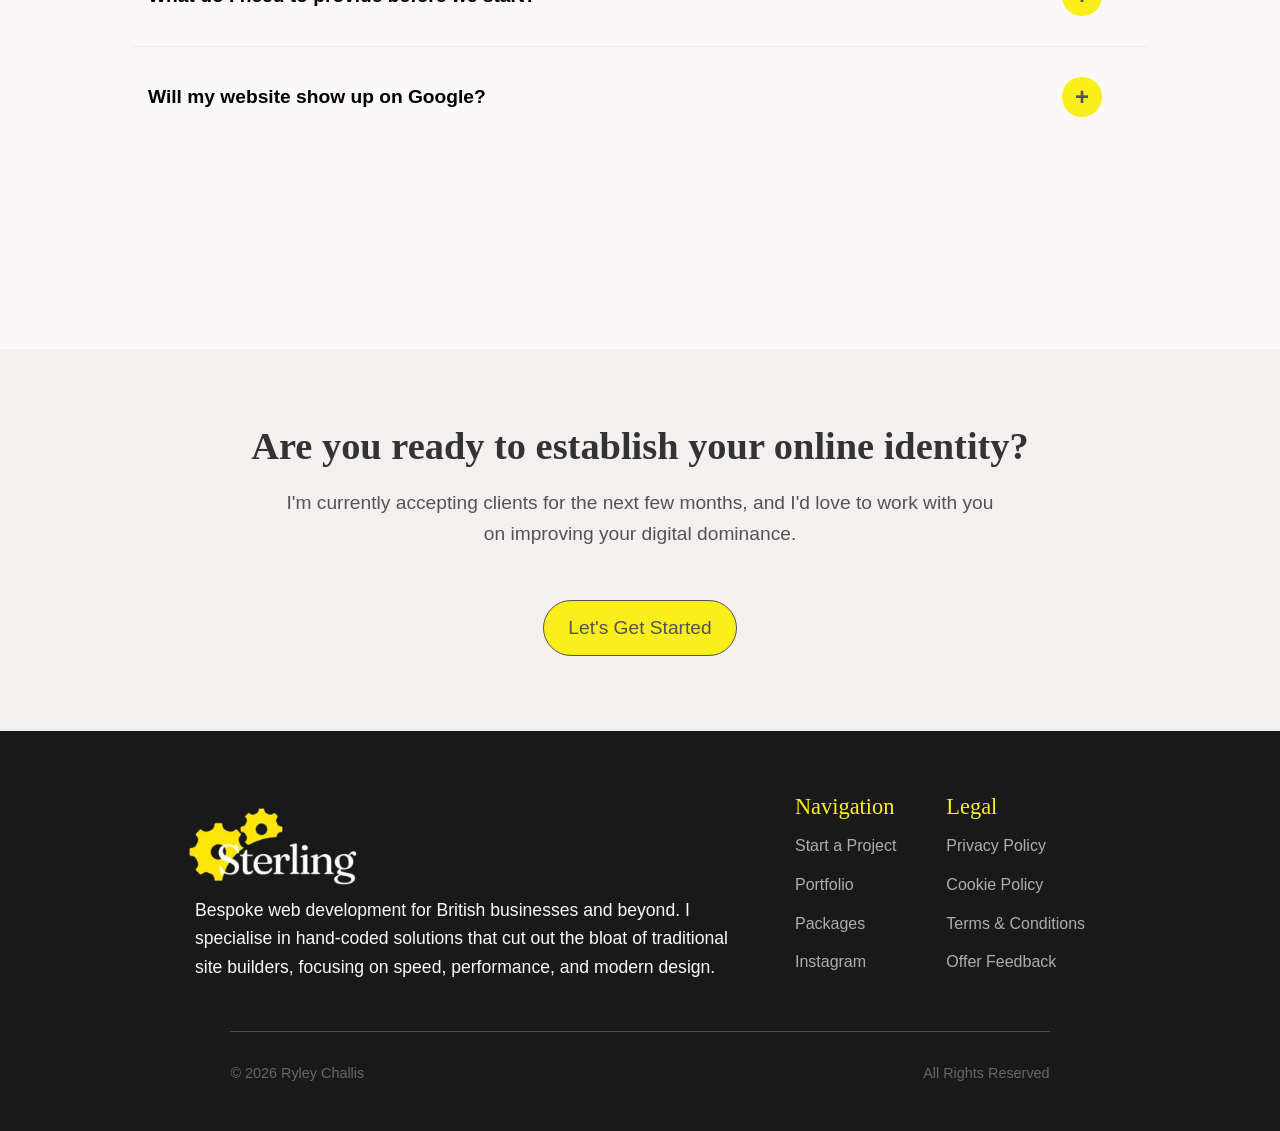
<file: thanks.html>
<!DOCTYPE html>
<html lang="en">
<head>
    <meta charset="UTF-8">
    <meta name="viewport" content="width=device-width, initial-scale=1.0">
    <title>Ryley Challis | Building Premium Online Experiences for Small British Businesses</title>
    
    <meta name="description" content="Bespoke, hand-coded web development for Sussex businesses. High-performance digital experiences designed to elevate your brand and drive results.">
    <link rel="preconnect" href="https://fonts.googleapis.com">
    <link rel="preconnect" href="https://fonts.gstatic.com" crossorigin>
    <link href="https://fonts.googleapis.com/css2?family=Fraunces:ital,opsz,wght@0,9..144,100..900;1,9..144,100..900&family=Inter:ital,opsz,wght@0,14..32,100..900;1,14..32,100..900&display=swap" rel="stylesheet">
    <link rel="stylesheet" href="https://cdnjs.cloudflare.com/ajax/libs/font-awesome/6.5.1/css/all.min.css">

    <link rel="stylesheet" href="css/styles.css">
    <link rel="stylesheet" href="css/nav.css">
    <link rel="stylesheet" href="css/button.css">
    <link rel="stylesheet" href="css/query.css">

    <style>
        #steps {
            background-color: var(--off-white);
            min-height: 60vh !important;
            padding-bottom: 100px;
            margin: 0;
        }
        #steps .steps-grid {
            display: grid;
            grid-template-columns: repeat(3, 1fr);
            max-width: 90%;
            margin: 0 auto;
            justify-content: center;
            gap: 50px;
        }
        .steps-grid h3 {
            font-size: clamp(1.4rem, 4vw, 1.6rem);
            transition: all 0.3s ease;
            margin: 0;
        }
        .steps-grid .steps-card {
            max-width: 450px;
            min-height: 250px;
            border: 1.8px solid var(--text-main);

            display: flex;
            flex-direction: column;
            justify-content: center;
            align-items: center;

            gap: 20px;
            transition: all 0.3s ease;
        }
        .steps-card:hover {
            transform: translateY(-10px);
            background-color: var(--text-main);
        }
        .steps-card:hover h3, .steps-card:hover p {
            color: var(--main-white);
        }
        .steps-card p {
            text-align: center;
            transition: all 0.3s ease;
            padding: 0 20px;
            margin: 0;
        }
    </style>

    <script>
    (function() {
        const urlParams = new URLSearchParams(window.location.search);
        const sessionId = urlParams.get('session_id');

        if (!sessionId) {
        window.location.href = "https://ryleychallis.github.io/Portfolio/"; 
        } else {
        window.history.replaceState({}, document.title, window.location.pathname);
        }
    })();
    </script>
</head>
<body>
    <div id="sidebarOverlay" class="overlay" onclick="closeNav()"></div>
    <header>
        <div id="mySidebar" class="sidebar">
        <a href="javascript:void(0)" class="closebtn" onclick="closeNav()">&times;</a>
        
        <div class="sidebar-links">
            <h3>Navigation</h3>
                <a href="#">Home</a>
                <a href="index.html#packages">Pricing</a>
                <div class="dropdown-container">
                    <div class="dropdown-btn">
                        <a class="odd-link" href="portfolio.html" style="text-decoration: none; color: inherit; flex-grow: 1;">Portfolio</a>
                        
                        <span class="arrow-trigger" onclick="toggleDropdown(event)" style="cursor: pointer; padding-left: 15px;">
                            <i class="fa-solid fa-chevron-right dropdown-arrow"></i>
                        </span>
                    </div>

                    <div id="sidebarDropdown" class="dropdown-content">
                        <a href="portfolio.html#tipsy">Tipsy Kisses</a>
                        <a href="portfolio.html#elate">Elate</a>
                        <a href="portfolio.html">See All Projects</a>
                    </div>
                </div>
                <a href="index.html#about">About</a>
            </div>    
            
        <div class="sidebar-footer">
            <div class="footer-logo">RC<span>.</span></div>
                <p>&copy; 2026 Ryley Challis</p>
            </div>
        </div>

        <nav class="navbar">
            <button class="openbtn" onclick="openNav()">&#9776;</button>
            <a class="logo" href="index.html">RC<span>.</span></a>
            <div class="nav-links">
                <ul class="nav-links-first">
                    <li><a href="#process">Process</a></li>
                    <li><a href="#packages">Pricing</a></li>
                </ul>
                <ul class="nav-links-second">
                    <li><a class="cta-two desktop-only" href="portfolio.html">Portfolio</a></li>
                </ul>
            </div>
        </nav>
    </header>
    
    <main>
        <section id="hero">
            <div class="header-content" style="display: flex; flex-direction: column; align-items: center; text-align: center;">
                <span style='font-size:90px; margin-bottom: 50px;'>&#9989;</span>
                <h1>Deposit Successful!</h1>
                <p>Your project slot is officially secured. I've sent a receipt to your email.</p>
                <a style="display: flex; gap: 20px; align-items: center;" class="btn-primary return-btn" href="index.html">Return to Homepage<i class="fa-solid fa-arrow-right"></i></a>
            </div>
        </section>

        <section id="steps">
            <h2>Next Steps</h2>
            <div class="steps-grid">
                <div class="steps-card">
                    <h3>Check your email</h3>
                    <p>A deposit receipt and a brief overview of our next steps are waiting in your inbox.</p>
                </div>
                <div class="steps-card">
                    <h3>What happens next?</h3>
                    <p>I’ll personally reach out within 24 hours to finalise your project kickoff date.</p>
                </div>
                <div class="steps-card">
                    <h3>Client Portal</h3>
                    <p>I am currently setting up your secure, password-protected workspace. You will receive your personal access link and credentials in my follow-up email.</p>
                </div>
            </div>
        </section>
    </main>
    <footer class="footer">
        <div class="container">
            <div class="footer-container">
                <div class="intro">
                    <h2>RC<span>.</span></h2>
                    <p>Bespoke web development for British businesses and beyond. I specialise in hand-coded solutions that cut out the bloat of traditional site builders, focusing on speed, performance, and modern design.</p>
                </div>
                <div class="footer-links">
                    <div class="footer-col">
                        <h3>Navigation</h3>
                        <ul>
                            <li><a href="booking.html">Start a Project</a></li>
                            <li><a href="portfolio.html">Portfolio</a></li>
                            <li><a href="#packages">Packages</a></li>
                            <li><a href="booking.html">Booking</a></li>
                            <li><a href="https://instagram.com/ryley.challis" target="_blank" rel="noopener">Instagram</a></li>
                        </ul>
                    </div>
                    <div class="footer-col">
                        <h3>Legal</h3>
                        <ul>
                            <li><a href="legal.html#privacy">Privacy Policy</a></li>
                            <li><a href="legal.html#cookies">Cookie Policy</a></li>
                            <li><a href="legal.html#terms">Terms & Conditions</a></li>
                        </ul>
                    </div>
                </div>
            </div>
            <div class="footer-bottom">
                <p>&copy; 2026 Ryley Challis</p>
                <p>All Rights Reserved</p>
            </div>
        </div>
    </footer>
</body>
</html>
</file>
<file: css/styles.css>
html, body {
    margin: 0;
    padding: 0;
    overflow-x: hidden;
}

* {
    box-sizing: border-box;
}

#hero, section {
    min-height: 100vh;
    width: 100%;

    background-color: var(--main-white);
    margin: 0;
    padding: 0;
}

:root {
    --main-yellow: #faef1a;
    --main-white: #faf8f8;
    --off-white: #f5f0f0;
    --header-main: #333;
    --text-main: #535353;

    --fs-h1: clamp(2.4rem, 6vw, 3.5rem);
    --fs-h2: clamp(2rem, 4vw, 2.4rem);
    --fs-h3: clamp(1.6rem, 4vw, 1.8rem);
    --fs-p: clamp(1rem, 2vw, 1.2rem);

    --ff-header: 'fraunces', serif;
    --ff-body: 'inter', sans-serif;
}

#tipsy .container, #broadway .container, .footer-container, .container, .process-container, .faq-container, .featured-image {
    display: flex;
    flex-direction: column;
    gap: 50px;
    align-items: center;
    justify-content: center;
    max-width: 80%;
    margin: 0 auto;
}

section:nth-child(odd) {
    background-color: var(--main-white);
}
section:nth-child(even) {
    background-color: var(--off-white);
}

p, li, li a {
    font-size: var(--fs-p);
    font-family: var(--ff-body);
    color: var(--text-main);
    margin: 0;
    padding: 0;
    text-align: left;
    line-height: 1.6;
}

h1 {
    font-size: var(--fs-h1);
    font-family: var(--ff-header);
    font-weight: bold;
    color: var(--header-main);
    max-width: clamp(0, 90vw, 90%);
    margin: 0;
}

h2 {
    font-size: var(--fs-h2);
    font-family: var(--ff-header);
    font-weight: 700;
    color: var(--header-main);
    text-align: center;
    padding: 75px 0;
    margin: 0 auto;
}

h3 {
    font-size: var(--fs-h3);
    font-family: var(--ff-header);
    font-weight: 400;
    color: var(--header-main);
    margin: 0 0 20px 0;
}

#hero {
    display: flex;
    flex-direction: column;
    justify-content: center;
    align-items: center;
    padding: 0 40px;
}

#hero p {
    max-width: 80%;
    text-align: left;
    margin-top: 20px;
    margin-bottom: 50px;
}

#hero .mobile-only {
    display: none;
}

#packages {
    display: flex;
    flex-direction: column;
    scroll-margin-top: -40px;
    padding-bottom: 75px;
    background-color: var(--off-white);
}

.package-container {
    display: flex;
    flex-direction: column;
    flex-wrap: wrap;
    gap: 24px;

    max-width: 90%;
    margin: 0 auto;
}

.package-container .package-card {
    display: flex;
    flex-direction: column;
    justify-content: space-between;
    min-height: 500px;
    width: 100%;
    
    overflow: hidden;
    padding: 20px 40px;
    transition: all 0.3s ease;
    border-radius: 14px;
    border: 3px solid var(--text-main);
    box-shadow: 5px 10px 24px rgba(0, 0, 0, 0.2);
    background-color: var(--main-white) !important;
}

.package-card .number {
    font-size: 0.8rem;
    font-family: var(--ff-body);
    opacity: 0.6;
}

.package-card ul {
    display: flex;
    flex-direction: column;
    gap: 20px !important;
    margin: 0;
    padding: 0 0 20px 20px;
}

.package-card ul li {
    margin: 0;
    padding: 0;
    list-style-type: disc;
    line-height: 1.5;
}

.package-card ul li:first-child {
    list-style: none;
}

#packages .subtitle {
    margin: 75px auto;
    max-width: 70%;
    text-align: center;
}

#final .subtitle {
    max-width: 70%;
    margin: 0 auto 50px auto;
    text-align: center;   
}

#process {
    background-color: var(--main-white);
    padding-bottom: 75px;
}

.process-container {
    gap: 90px !important;
}

.process-card {
    max-width: 850px;
    display: flex;
    flex-direction: column;
    padding: 30px 0;

    justify-content: center;
    border-bottom: 1.8px solid var(--text-main);
}

.process-card:nth-child(odd) {
    margin-right: auto;
}

.process-card:nth-child(2) {
    margin-left: auto !important;
    justify-content: flex-end !important;
}

.process-card p {
    font-size: 1rem;
    font-family: var(--ff-body);
    color: var(--text-main);
}

#about {
    display: flex;
    flex-direction: column;
    justify-content: center;
    align-items: center;

    min-height: 80vh;
    background-color: var(--main-white);
}

#about .dev-profile {
    display: flex;
    flex-direction: row;
    justify-content: space-between; 
    align-items: center;            
    max-width: 80%;              
    margin: 0 auto;
    gap: 30px;
}

.dev-profile .about-text {                 
    text-align: left;
    display: flex;
    flex-direction: column;
    gap: 10px;
}

.about-text p a {
    color: var(--main-yellow);
    filter: brightness(90%);
    text-decoration: none;
}

.dev-profile .about-image {
    display: flex;
    justify-content: center;
}

.dev-profile .about-image img {
    width: clamp(22vw, 240px, 36vw);
    aspect-ratio: 1 / 1;
    object-fit: cover;
    border-radius: 50%;
    border: 3px solid var(--text-main);
    transition: all 0.3s ease;
}

.about-image img:hover {
    transform: translateY(-10px) !important;
}


#stats {
    min-height: 20vh;
    background-color: var(--off-white);

    display: flex;
    flex-direction: column;
    justify-content: center;
    user-select: none;
}

.stats-row {
    display: flex;
    width: max-content;
    animation: marquee-slide 25s linear infinite;
}

.stats-group {
    display: flex;
    justify-content: space-around;
    align-items: center;
    gap: 100px;
    padding-right: 100px;
}

@keyframes marquee-slide {
    0% {
        transform: translateX(0);
    }
    100% {
        transform: translateX(-50%); /* Snaps back seamlessly exactly halfway */
    }
}

.stats-row h3 {
    white-space: nowrap;
    margin: 0;
}

.stats-row i {
    font-size: 36px;
}

#faqs {
    padding-bottom: 50px;
}

.faq-container {
    gap: 0;
}

.faq-card {
  border-bottom: 1px solid #eee;
  border-radius: 7px;
  transition: all 0.3s ease;
  padding: 10px 0 10px 20px;
  width: 100%;
}

.faq-card:hover {
    background-color: #e8e8e8 !important;
}

.faq-card:last-child {
    border: none;
}

.faq-card.active {
    background-color: #efefef;
}

.faq-question {
  width: 100%;
  padding: 20px 0;
  background: none;
  border: none;
  outline: none;
  text-align: left;
  font-size: 1.2rem;
  font-weight: 600;
  cursor: pointer;
  display: flex;
  justify-content: space-between;
  align-items: center;
  transition: 0.3s;
}

.faq-question::after {
  content: '+';
  font-size: 1.5rem;
  background-color: var(--main-yellow);
  border-radius: 50px;
  width: 40px;
  height: 40px;

  display: flex;
  justify-content: center;
  text-align: center;
  align-items: center;
  margin-right: 50px;

  color: var(--text-main);
  transition: all 0.3s ease;
}

.faq-card.active .faq-question::after {
  transform: rotate(45deg);
}

.faq-answer {
  max-height: 0;
  overflow: hidden;
  transition: max-height 0.3s ease-out;
}

.faq-answer p {
  padding-bottom: 20px;
  color: var(--text-main);
  line-height: 1.6;
  max-width: 95%;
}

#final {
    min-height: 30vh !important;
    padding-bottom: 75px;
}

.legal-page h2, section:last-child h2 {
    padding-bottom: 20px;
}

.legal-page p {
    max-width: 80% !important;
}

.legal-page ul.legal-points {
    display: flex;
    flex-direction: column;
    gap: 50px;
    padding-bottom: 75px;
}

.legal-points li {
    font-size: 1rem;
    font-family: var(--ff-body);
}

footer {
    min-height: 400px;
    background-color: #1a1919;
    padding: 60px 0 10px 0;
}

footer .container {
    display: flex;
    flex-direction: column;
    justify-content: center;
    align-items: center;
}

footer .intro {
    display: flex;
    flex-direction: column;

    max-width: 550px;
    gap: 10px;
    margin-top: -75px;
}

footer .intro h2 {
    padding-bottom: 0;
    display: flex;
    margin-right: auto;
    width: 100%;
}

footer .intro h2 img {
    max-width: 260px;
    margin-left: -50px;
}

footer .intro p {
    font-size: clamp(0.9rem, 2vw, 1.1rem);
    font-family: var(--ff-body);
    color: var(--main-white);
    margin: -50px 0 0 0;
    padding: 0;
}

footer .footer-container {
    display: flex;
    flex-direction: row;
    align-items: center;
    justify-content: center;
    max-width: 90% !important;
}

.footer-container .footer-links {
    display: flex;
    flex-direction: row;
    gap: 50px;
}

.footer-links .footer-col {
    display: flex;
    flex-direction: column;
    margin: 0;
}

.footer-col h3 {
    font-size: clamp(1.2rem, 2vw, 1.4rem) !important;
    font-family: var(--ff-header);
    color: var(--main-yellow);

    margin: 0 0 10px 0;
    padding: 0;
}

.footer-col ul {
    display: flex;
    flex-direction: column;

    gap: 8px;
    margin: 0;
    padding: 0;
    list-style: none;
}

.footer-col ul li a {
    font-size: clamp(0.9rem, 4vw, 1rem);
    font-family: var(--ff-body);
    color: #aeaeae;

    margin: 0;
    transition: all 0.3s ease;
    text-decoration: none;
    white-space: nowrap;
}

.footer-col ul li a:hover {
    color: var(--main-white);
}

footer .footer-bottom {
    margin: 0;
    padding: 30px 0;
    width: 80%;
    display: flex !important;
    justify-content: space-between !important;
    align-items: center;

    border-top: 1px solid #4e4e4e;
}

.footer-bottom p {
    font-size: 0.9rem;
    font-family: var(--ff-body);
    color: #676767;
}

.popup-overlay {
    position: fixed;
    top: 0;
    left: 0;
    width: 100%;
    height: 100%;
    background: rgba(0, 0, 0, 0.8);
    display: flex;
    justify-content: center;
    align-items: center;
    z-index: 9999;
    
    opacity: 0;
    visibility: hidden;
    pointer-events: none; 
    transition: opacity 0.4s ease, visibility 0.4s;
}

.popup-overlay.active {
    opacity: 1;
    visibility: visible;
    pointer-events: auto;
}

.popup-content {
    background: white;
    padding: 40px;
    border-radius: 15px;
    transform: translateY(20px) scale(0.95); 
    transition: transform 0.4s cubic-bezier(0.165, 0.84, 0.44, 1);
    max-width: 90%;
}

.popup-overlay.active .popup-content {
    transform: translateY(0) scale(1);
}

.popup-content h4 {
    font-size: clamp(1rem, 2vw, 1.1rem);
    font-family: var(--ff-header);
    color: var(--text-main);
    margin: 0;
}

.popup-content p {
    font-size: 1rem;
    font-family: var(--ff-body);
}

#quote-form {
    display: flex;
    flex-direction: column;
    gap: 40px;
}

.quote-first, .quote-second {
    display: flex;
    flex-direction: column;
    gap: 50px;
}

.quote-group {
    display: flex;
    align-items: center;
    gap: 20px;
}

.quote-second .quote-group:first-child {
    display: flex;
    flex-direction: row !important;
}

input[type="text"],
input[type="email"] {
    width: 70%;
    padding: 6px 8px;
    height: 40px;
    border: 1px solid #ddd;
    border-radius: 8px;
    background-color: #f9f9f9;
    font-family: var(--ff-body);
    font-size: 1rem;
}

.popup-content select[name="project_goal"],
.popup-content select[name="project_budget"] {
    width: 50% !important;
    padding: 6px 6px;
    height: 40px;
    border: 1px solid #ddd;
    border-radius: 8px;
    background-color: #f9f9f9;
    color: #404040;
    font-family: var(--ff-body);
    font-size: clamp(0.9rem, 2vw, 1rem);

    display: flex;
    flex-direction: row !important;
}

.popup-content input:focus {
    outline: none;
    border-color: #f1f10e;
    background-color: #fff;
}

.popup-content button.close-btn {
    background-color: var(--main-yellow);
    box-shadow: 5px 10px 20px rgba(0,0,0,0.1);
    border-radius: 50px;
    border: none;
    font-size: 24px;
    padding: 8px 16px;
    transition: all 0.3s ease;
    cursor: pointer;
}

.popup-content button.close-btn:hover {
    transform: scale(1.15) rotate(-32deg);
    filter: brightness(90%);
}

.packages-page section:not(#hero) {
    min-height: auto;
    padding-bottom: 50px;
}
</file>
<file: css/query.css>
@media (max-width: 1323px) {
    #gallery .gallery-container {
        display: grid;
        grid-template-columns: 1fr !important;
        justify-items: center !important;
        align-items: center !important;
        width: 100% !important;
        height: auto !important;
        padding-top: 50px !important;
        margin: 0 auto !important;
        gap: 75px;
    }
    .gallery-item {
        scale: 1.15;
    }
}

@media (max-width: 1078px) {
    .nav-links-first {
        display: none;
    }
    #about div.about-container {
        display: flex;
        flex-direction: column;
    }
    .about-image img {
        max-height: 480px;
        aspect-ratio: 16 / 9;
        object-fit: cover;
    }
    #gallery .gallery-container {
        display: flex;
        flex-direction: column;
        width: 100%;
        max-width: 100%;
        padding: 0;
        margin: 0 auto;
    }
    .gallery-item img {
        width: 950px; 
        
        max-width: 100%; 
        
        height: auto;
        display: block;
        margin: 0 auto;
    }
    .project-image {
        display: flex;
        justify-content: center;
        margin: 0 auto;
    }
    .project-image img {
        max-width: 100% !important;
        width: auto;
        height: auto;
        display: block;
        margin: 0 auto;
    }
}

@media (max-width: 992px) {
    #gallery .container {
        max-width: 80% !important;
    }
    #gallery p.lead {
        max-width: 100% !important;
    }
}

@media (max-width: 994px) {
    .summary-item {
        max-width: 200px;
    }
}

@media (max-width: 850px) {
    .dev-profile {
        flex-direction: column !important;
        gap: 50px !important;
    }
    .about-text {
        gap: 50px !important;
    }
}

@media (max-width: 816px) {
    nav .nav-links-second .cta-two {
        display: none;
    }
}

@media (max-width: 768px) {
    .nav-links-second {
        gap: 10px !important;
    }
    .faq-section div.faq-card .faq-question {
        max-width: none;
    }
    .faq-question::after {
        margin-left: 50px;
    }
    .popup-content .btn-primary {
        padding: 16px 28px;
    }
    #gallery .gallery-item {
        width: 500px !important; 
    }
    footer.footer .container .footer-container {
        max-width: none !important;
        display: flex !important;
        flex-direction: column !important;
    }
    #summary {
        padding-bottom: 50px;
    }
    .summary-item:last-child {
        grid-column: 1 / -1;
        justify-self: center;
    }
}

@media (max-width: 710px) {
    html body h2 {
        max-width: 550px !important;
        margin: 0 auto !important;
    }
    .desktop-only {
        display: none;
    }
    .mobile-only {
        display: flex !important;
    }
    #gallery .mobile-only {
        margin-bottom: 75px;
    }
    .faq-answer {
        max-width: 95% !important;
    }
    #gallery .gallery-item {
        width: 450px !important; 
    }
    .footer-bottom {
        display: flex !important;
        flex-direction: column !important;
        justify-content: center;
        gap: 5px;
        padding-bottom: 40px;
    }
    .footer-bottom p {
        margin-bottom: 0;
    }
}

@media (max-width: 572px) {
    nav .nav-links-second .btn-primary {
        display: none;
    }
}

@media (max-width: 526px) {
    #hero {
        padding-bottom: 75px;
    }
    .desktop-only {
        display: none;
    }
    #about .about-image {
        max-width: 80% !important;
        display: flex;
        margin: 0 auto;
        justify-content: center;
    }
    html body main #about .about-container .about-image img {
        max-height: 200px !important;
        aspect-ratio: 16 / 9;
        object-fit: cover;
    }
    footer.footer .intro {
        max-width: 80%;
    }
    footer.footer .container .footer-container .footer-links {
        display: flex;
    }
    .sidebar {
        max-width: 80% !important;
    }
    #gallery .gallery-item {
        width: 350px !important; 
    }
    .summary-row {
        display: flex !important;
        flex-direction: column !important;
    }
    .summary-item i:hover {
        transform: none;
    }
    .summary-item i:active {
        transform: scale(1.15) rotate(-30deg);
    }
}

@media (max-width: 451px) {
    .nav-links-second {
        display: none;
    }
    #gallery .gallery-item {
        width: 300px !important; 
    }
    html body footer.footer .container .footer-container .footer-links {
        display: flex !important;
        flex-direction: column !important;
        justify-content: center;
        text-align: center;
        gap: 75px;
    }
}

@media (hover: hover) {
    .about-image img:hover {
        transform: scale(1.05);
    }
    .about-image img:active {
        transform: scale(1.05);
    }
    .faq-card:hover {
        background-color: #efefef;
    }
    .faq-card:active {
        background-color: #efefef;
    }
    .footer-col ul li a:hover {
        color: var(--main-white);
    }
    .footer-col ul li a:active {
        color: var(--main-white);
    }
}
</file>
<file: css/portfolio.css>
html, body {
    margin: 0;
    padding: 0;
    overflow-x: hidden;
}

* {
    box-sizing: border-box;
}

#hero, section {
    min-height: 100vh;
    width: 100%;

    background-color: var(--main-white);
    margin: 0;
    padding: 0;
}

:root {
    --main-yellow: #faef1a;
    --main-white: #faf8f8;
    --off-white: #f5f0f0;
    --header-main: #333;
    --text-main: #535353;

    --fs-h1: clamp(2.4rem, 6vw, 3.5rem);
    --fs-h2: clamp(2rem, 4vw, 2.4rem);
    --fs-h3: clamp(1.6rem, 4vw, 1.8rem);
    --fs-p: clamp(1rem, 2vw, 1.2rem);

    --ff-header: 'fraunces', serif;
    --ff-body: 'inter', sans-serif;
}

section:nth-child(odd) {
    background-color: var(--main-white);
}
section:nth-child(even) {
    background-color: var(--off-white);
}

h2 {
    font-size: var(--fs-h2);
    font-family: var(--ff-header);
    font-weight: 700;
    color: var(--header-main);
    text-align: center;
    padding: 75px 0;
    margin: 0 auto !important;
}

h3 {
    font-size: var(--fs-h3);
    font-family: var(--ff-header);
    font-weight: 500;
    color: var(--header-main);
    margin: 0;
}

p {
    font-size: var(--ff-body);
    font-family: var(--ff-body);
    color: var(--text-main);
    margin: 0;
    line-height: 1.6;
}

#tipsy .container, #broadway .container, .footer-container, .container {
    display: flex;
    flex-direction: column;
    gap: 50px;
    align-items: center;
    justify-content: center;
    max-width: 80%;
    margin: 0 auto;
}

#hero {
    display: flex;
    flex-direction: column;
    justify-content: center;
    align-items: center;
    padding: 0 40px;
}

#hero .subtitle {
    font-size: var(--fs-p);
    font-family: var(--ff-body);
    color: var(--text-main);
    max-width: 80%;
    text-align: left;
    margin-bottom: 1px;
}

#hero h1 {
    font-size: var(--fs-h1);
    font-family: var(--ff-header);
    font-weight: bold;
    color: var(--header-main);
    max-width: clamp(0, 90vw, 90%);
    margin: 0;
}

#hero p {
    font-size: var(--fs-p);
    font-family: var(--ff-body);
    color: var(--text-main);
    max-width: 80%;
    text-align: left;
    margin-top: 20px;
    margin-bottom: 50px;
    line-height: 1.4;
}

#hero .mobile-only {
    display: none;
}

#gallery {
    padding-bottom: 75px;
    background-color: var(--off-white);
}

#gallery h2 {
    padding-bottom: 0;
}

#gallery p {
    text-align: center;
    padding-bottom: 75px;
    padding-top: 0 !important;
    max-width: 950px;
    margin: 0 auto;
}

#gallery p.mobile-only {
    display: none;
}

.gallery-container {
    display: grid !important;
    grid-template-columns: repeat(2, 1fr) !important;
    gap: 50px;
    justify-content: center;
    max-width: 50%;
    margin: 0 auto !important;
}

.gallery-container .gallery-item {
    max-width: 550px;
    width: 100%;
    min-height: auto;
    aspect-ratio: 16 / 9;
    border-radius: 7px;
    box-shadow: 0 10px 30px rgba(0, 0, 0, 0.1);
    text-decoration: none;
    transition: all 0.3s ease;
    position: relative;
    display: block;
    line-height: 0;
}

.gallery-item img {
    display: block;
    width: 550px !important;
    height: 100% !important;
    border-radius: 7px;
    object-fit: cover;
    position: relative;
    z-index: 1;
}

.gallery-item:nth-child(odd):last-child {
    grid-column: 1 / -1;
    justify-self: center;
    width: 100%;
}

.gallery-item:nth-child(even):last-child {
    grid-column: auto;
    justify-self: start;
}

.gallery-item .soon {
    display: flex;
    flex-direction: column;
    justify-content: center;
    align-items: center;
    height: 100%;
    width: 100%;

    border-radius: 7px;
    background-color: var(--main-white);
    font-size: 1.4rem;
    font-family: var(--ff-header);
}

.overlay {
    position: absolute !important;
    top: 0;
    left: 0;
    width: 100% !important;
    height: 100% !important;
    background: linear-gradient(rgba(0, 0, 0, 0.2), rgba(0, 0, 0, 0.7));
    border-radius: 7px;
    
    display: flex !important;
    
    opacity: 0;
    transition: opacity 0.3s ease;
    pointer-events: none;
    z-index: 10;
}

.gallery-item:hover .overlay {
    opacity: 1 !important;
    visibility: visible !important;
}

.overlay h3 {
    color: var(--main-white);
}

#tipsy, #broadway {
    padding-bottom: 75px !important;
}

.project-image {
    display: flex;
    justify-content: center;
    margin: 0 auto;
}

.project-image img {
    max-width: 850px;
    height: auto;
    border-radius: 7px;
    box-shadow: 0 10px 30px rgba(0, 0, 0, 0.2);
}

.project-info {
    display: flex;
    flex-direction: column;
    gap: 30px;
}

#final {
    display: flex;
    flex-direction: column;
    justify-content: center;
}

#final .btn-primary {
    max-width: fit-content;
    margin: 0 auto;
}

.lead {
    text-align: center;
    margin: 0 auto;
    padding-top: 20px !important;
    padding-bottom: 75px;
}

#booking {
    padding-bottom: 75px;
}

#booking .container {
    display: flex;
    justify-content: flex-start;
    align-items: flex-start;
}

.field-group {
    margin-bottom: 15px;
    width: 100%;
    display: flex;
    flex-direction: column;
    justify-content: flex-start;
    align-items: flex-start;
    text-align: left;
}

label {
    display: block;
    font-family: var(--ff-body);
    font-weight: 600;
    margin-bottom: 10px;
    color: #333;
}

textarea {
    width: 100%;
    padding: 15px;
    border: 1px solid #ddd;
    border-radius: 8px;
    background-color: #f9f9f9;
    font-family: var(--ff-body);
    resize: vertical;
    display: block;
}

select {
    width: 100%;
    margin: 0;
    padding: 15px;
    border: 1px solid #ddd;
    border-radius: 8px;
    background-color: #f9f9f9;
    font-family: var(--ff-body);
    font-size: 1rem;
    color: #333;

    appearance: none;
    background-image: url('data:image/svg+xml;charset=US-ASCII,<svg xmlns="http://www.w3.org/2000/svg" width="15" height="15" viewBox="0 0 24 24" fill="none" stroke="black" stroke-width="2" stroke-linecap="round" stroke-linejoin="round"><path d="M6 9l6 6 6-6"/></svg>');
    background-repeat: no-repeat;
    background-position: right 15px center;
    cursor: pointer;
    transition: all 0.3s ease;
}

select:focus {
    border-color: var(--main-yellow);
    background-color: #fff;
    outline: none;
    box-shadow: 0 4px 12px rgba(0,0,0,0.05);
}

.checkbox-group {
    display: flex;
    align-items: center;
    margin-bottom: 15px;
    font-family: var(--ff-body);
    font-size: 0.95rem;
}

.checkbox-group input[type="checkbox"] {
    margin-right: 12px;
    accent-color: var(--main-yellow);
    transform: scale(1.2);
}

#booking-final {
    margin: 0;
    padding: 0;
}

.form-footer {
    margin-top: 60px;
    padding-top: 40px;
    border-top: 1px solid #eee;
    text-align: left;
}

.secure-note {
    font-family: var(--ff-body);
    font-size: 0.85rem;
    color: #888;
    text-align: center;
    margin: 30px auto 0 auto;
    padding-bottom: 75px;
}

input[type="text"],
input[type="email"] {
    width: 100%;
    padding: 15px;
    border: 1px solid #ddd;
    border-radius: 8px;
    background-color: #f9f9f9;
    font-family: var(--ff-body);
    font-size: 1rem;
}

input:focus {
    outline: none;
    border-color: #f1f10e;
    background-color: #fff;
}

.popup-overlay {
    position: fixed;
    top: 0;
    left: 0;
    width: 100%;
    height: 100%;
    background: rgba(0, 0, 0, 0.8);
    display: flex;
    justify-content: center;
    align-items: center;
    z-index: 9999;
    
    opacity: 0;
    visibility: hidden;
    pointer-events: none; 
    transition: opacity 0.4s ease, visibility 0.4s;
}

.popup-overlay.active {
    opacity: 1;
    visibility: visible;
    pointer-events: auto;
}

.popup-content {
    background: white;
    padding: 40px;
    border-radius: 15px;
    transform: translateY(20px) scale(0.95); 
    transition: transform 0.4s cubic-bezier(0.165, 0.84, 0.44, 1);
}

.popup-overlay.active .popup-content {
    transform: translateY(0) scale(1);
}

.popup-content button {
    background-color: var(--main-yellow);
    box-shadow: 5px 10px 20px rgba(0,0,0,0.1);
    border-radius: 50px;
    border: none;
    font-size: 24px;
    padding: 8px 16px;
    transition: all 0.3s ease;
    cursor: pointer;
}

.popup-content button:hover {
    transform: scale(1.15) rotate(-32deg);
    filter: brightness(90%);
}

.popup-content h3 {
    font-size: 2.4rem;
    margin-bottom: 15px;
    color: var(--text-main);
    font-weight: 700;
}

.popup-content p {
    font-size: 1rem;
    font-family: var(--ff-body);
}

footer {
    min-height: 400px;
    background-color: #1a1919;
    padding: 60px 0 10px 0;
}

footer .container {
    display: flex;
    flex-direction: column;
    justify-content: center;
    align-items: center;
}

footer .intro {
    display: flex;
    flex-direction: column;

    max-width: 550px;
    gap: 10px;
    margin-top: -75px;
}

footer .intro h2 {
    padding-bottom: 0;
    display: flex;
    margin-right: auto;
    width: 100%;
}

footer .intro h2 img {
    max-width: 260px;
    margin-left: -50px;
}

footer .intro p {
    font-size: clamp(0.9rem, 2vw, 1.1rem);
    font-family: var(--ff-body);
    color: var(--main-white);
    margin: -50px 0 0 0;
    padding: 0;
}

footer .footer-container {
    display: flex;
    flex-direction: row;
    align-items: center;
    justify-content: center;
    max-width: 90% !important;
}

.footer-container .footer-links {
    display: flex;
    flex-direction: row;
    gap: 50px;
}

.footer-links .footer-col {
    display: flex;
    flex-direction: column;
    margin: 0;
}

.footer-col h3 {
    font-size: clamp(1.2rem, 2vw, 1.4rem) !important;
    font-family: var(--ff-header);
    color: var(--main-yellow);

    margin: 0 0 10px 0;
    padding: 0;
}

.footer-col ul {
    display: flex;
    flex-direction: column;

    gap: 8px;
    margin: 0;
    padding: 0;
    list-style: none;
}

.footer-col ul li a {
    font-size: clamp(0.9rem, 4vw, 1rem);
    font-family: var(--ff-body);
    color: #aeaeae;

    margin: 0;
    transition: all 0.3s ease;
    text-decoration: none;
    white-space: nowrap;
}

.footer-col ul li a:hover {
    color: var(--main-white);
}

footer .footer-bottom {
    margin: 0;
    padding: 30px 0;
    width: 80%;
    display: flex !important;
    justify-content: space-between !important;
    align-items: center;

    border-top: 1px solid #4e4e4e;
}

.footer-bottom p {
    font-size: 0.9rem;
    font-family: var(--ff-body);
    color: #676767;
}
</file>
<file: css/nav.css>
nav {
    position: absolute;
    background-color: transparent;
    min-height: 14vh;
    height: 20vh;

    padding: 20px 40px 20px 10px;
    margin: 0 auto;
    justify-content: center !important;

    display: flex;
    align-items: center !important;
    box-sizing: border-box;
    width: 100%;

    z-index: 9999;
}

nav .logo img {
    max-width: 200px;
    margin: 0;
    padding: 0;
}

.nav-links {
    display: flex;
    flex-direction: row;
    justify-content: space-between;
    align-items: center !important;
    width: 100%;
    margin: 0;
}

.nav-links li {
    list-style: none;
}

.nav-links a {
    text-decoration: none;
    color: var(--text-main);
    font-weight: 500;

    font-size: var(--fs-p);
    font-family: var(--ff-body);
    padding: 14px 16px;
    border-radius: 50px;

    position: relative;
    transition: all 0.3s ease;
    line-height: 1 !important;
    display: flex;
    align-items: center !important;
}

.nav-links a:hover {
    background-color: #e6e6e6;
}

.nav-links a.active {
    background-color: #e6e6e6;
}

.nav-links-first {
    display: flex;
    gap: 1rem;
    margin: 0;
}

.nav-links-second {
    display: flex;
    gap: 1rem;
    margin-left: auto;
    margin-right: 60px;
    align-items: center;
}

#mySidebar {
    display: flex !important;
    flex-direction: column !important;
    justify-content: space-between !important;

    height: 100% !important;
    width: 0;
    position: fixed;
    z-index: 10000;
    top: 0;
    right: 0;
    background-color: var(--main-white);
    border-left: 3px solid var(--text-main);
    overflow: hidden;
    transition: all 0.6s;
    padding: 60px 0 30px 0;
}

.sidebar-links {
    display: flex;
    flex-direction: column;
    flex-grow: 1 !important;
    justify-content: flex-start !important;
    align-items: flex-start;

    padding: 0 20px 0 32px;
    margin: 0;

    overflow: hidden;
    z-index: 1000;
    max-width: 90% !important;
}

.sidebar-links a:nth-child(5) {
    margin-bottom: 75px;
}

.sidebar-links h3 {
    color: #888;
    padding: 20px 8px 0 0;
    margin: 0;
    font-family: var(--ff-body);
    font-size: var(--fs-p);
    letter-spacing: 2px;
}

.sidebar a {
    font-family: var(--ff-header);
    font-size: var(--fs-h4);
    font-weight: 500;

    color: var(--text-main);
    text-decoration: none;
    padding: 16px 0 !important;
    text-align: left; 
    
    width: 100%;
    display: block;
    transition: all 0.3s ease;
    border-radius: 7px;
}

.sidebar .dropdown-btn {
    font-family: var(--ff-header);
    font-size: var(--fs-h4);
    font-weight: 500;
    width: 100%;
    color: var(--text-main);
    text-decoration: none;
    
    padding: 16px 20px; 
    
    display: flex;
    justify-content: flex-start;
    align-items: center;
    
    gap: 12px; 
    
    border-radius: 7px;
    transition: all 0.3s ease;
    box-sizing: border-box; /* Crucial to keep width at 100% with padding */
}

.dropdown-btn:hover {
    background-color: #efefef;
}

.sidebar a:hover {
    background-color: #efefef;
    
}

.sidebar .odd-link {
    padding: 0;
    text-decoration: none;
    color: inherit;
}

.sidebar span i {
    border-radius: 7px;
    margin: 0;
    padding: 0;
    transition: all 0.3s ease;
    background-color: transparent;
}

.sidebar .closebtn {
    display: flex;
    padding: 12px 20px !important;
    cursor: pointer;
    border: none;
    background: transparent;

    font-size: var(--fs-h3);

    margin-left: auto !important;
    margin-bottom: auto;
    margin-right: 20px;
    width: fit-content !important;
}

.openbtn {
    font-size: var(--fs-p);
    cursor: pointer;

    background-color: var(--main-white) !important;
    border: 1.8px solid var(--text-main);
    padding: 8px 18px;
    margin: 0 !important;
    position: fixed;
    right: 20px;
    z-index: 1000;
    border-radius: 15px;

    transition: all 0.3s ease;
    display: inline-flex !important;
    align-items: center !important;
}

.openbtn:hover {
    box-shadow: 0 5px 0 0 var(--text-main);
    filter: brightness(90%);
}

.sidebar-footer {
    display: flex;
    flex-direction: column;
    flex-shrink: 0 !important;
    padding: 20px 40px 0;

    justify-content: center;
    margin: 0 auto;
    gap: 15px;
    width: 100% !important;
}

.footer-logo {
    display: flex;
    margin: 0 auto;
    justify-content: center;
    width: 100%;
}

.footer-logo img {
    display: block;
    max-width: 200px;
    margin: 0 auto;
    padding: 0;
}

.sidebar-footer p {
    font-family: var(--ff-header);
    font-size: var(--fs-p);
    color: #666;
    margin: 0;
    white-space: nowrap;
}

#sidebarOverlay {
    position: fixed;
    opacity: 0;
    width: 100vw;
    height: 100vh;
    top: 0;
    left: 0;
    right: 0;
    bottom: 0;
    background-color: rgba(0,0,0,0.7);
    pointer-events: none;
    z-index: 10000;
    border-radius: 0 !important;
}

.dropdown-btn {
    padding: 0 !important;
    text-decoration: none;
    font-size: 1.1rem;
    color: var(--text-main);
    display: flex;
    align-items: center !important;
    justify-content: space-between !important;
    width: 100%;

    border: none;
    background: none;
    width: fit-content;
    text-align: left;
    cursor: pointer;
    font-family: var(--ff-body);
    transition: 0.3s;
}

.sidebar .arrow-trigger {
    display: inline-flex;
    align-items: center;
    cursor: pointer;
}

.arrow-trigger i {
    transition: transform 0.3s ease;
}

.dropdown-content {
    max-height: 0;
    overflow: hidden;
    opacity: 0;
    visibility: hidden;
    transition: max-height 0.4s ease, opacity 0.3s ease, visibility 0.3s;
    
    padding-left: 32px;
}

.dropdown-content a {
    font-family: var(--ff-body) !important;
    font-size: 1.1rem !important;
    font-style: italic;
    font-weight: 400 !important;
    color: #666 !important;
    padding: 12px !important;
    margin-bottom: 5px !important;
    transition: all 0.3s ease;
}

.dropdown-content a:hover {
    background-color: #efefef !important;
    transform: translateX(5px);
}

.dropdown-content a:last-child {
    font-style: normal;
    font-weight: 600 !important;
    margin-top: 10px;
}

.dropdown-content.show {
    max-height: 300px;
    opacity: 1;
    visibility: visible;
    padding-bottom: 20px;
}

.sidebar .btn-primary {
    width: 100%;
    display: flex;
    margin: 0 auto;
    justify-content: center;
    border-radius: 50px;
    font-size: 22px;
    font-family: var(--ff-body);
}
</file>
<file: css/button.css>
.btn-primary {
    background-color: var(--main-yellow);
    color: var(--text-main);
    padding: 16px 24px !important;

    border: 1.8px solid var(--text-main);
    border-radius: 50px;
    text-decoration: none;

    font-size: var(--fs-p);
    font-family: var(--ff-body);
    font-weight: 500;

    display: inline-block;
    transition: all 0.2s ease;
    cursor: pointer;
    white-space: nowrap !important;
    text-align: center;
}

nav .btn-primary:hover {
    background-color: var(--main-yellow);
    box-shadow: 0 5px 0 0 var(--text-main);
}

.btn-primary:hover {
    filter: brightness(90%);
}

.package-actions .btn-primary {
    width: 100%;
}

.package-card .btn-primary {
    display: inline-block;
    margin-top: auto;
    transition: all 0.3s ease;
    cursor: pointer;
}

.package-card .btn-primary:hover {
    filter: brightness(90%);
}

.nav-links-second .cta-two {
    position: relative;
    overflow: hidden;
    align-items: flex-start;
  
    background-color: var(--main-white);
    color: var(--text-main);
    
    padding: 16px 24px !important;
    border: 1.8px solid var(--text-main);
    border-radius: 50px;
    font-size: var(--fs-p);
    
    text-decoration: none;
    font-weight: 500;
    transition: all 0.3s ease;
    margin: 0 !important;
}

.nav-links-second .cta-two:hover {
    box-shadow: 0 5px 0 0 var(--text-main);
    filter: brightness(95%);
}

.btn-secondary {
    background: transparent;
    color: var(--text-main);
    font-size: var(--fs-p);
    font-family: var(--ff-body);

    text-decoration: none;
    transition: all 0.3s ease;
    white-space: nowrap;
}

.btn-secondary i {
    margin-left: 10px;
}

#final .btn-primary {
    display: flex !important;
    max-width: fit-content;
    margin: 0 auto !important;
}
</file>
